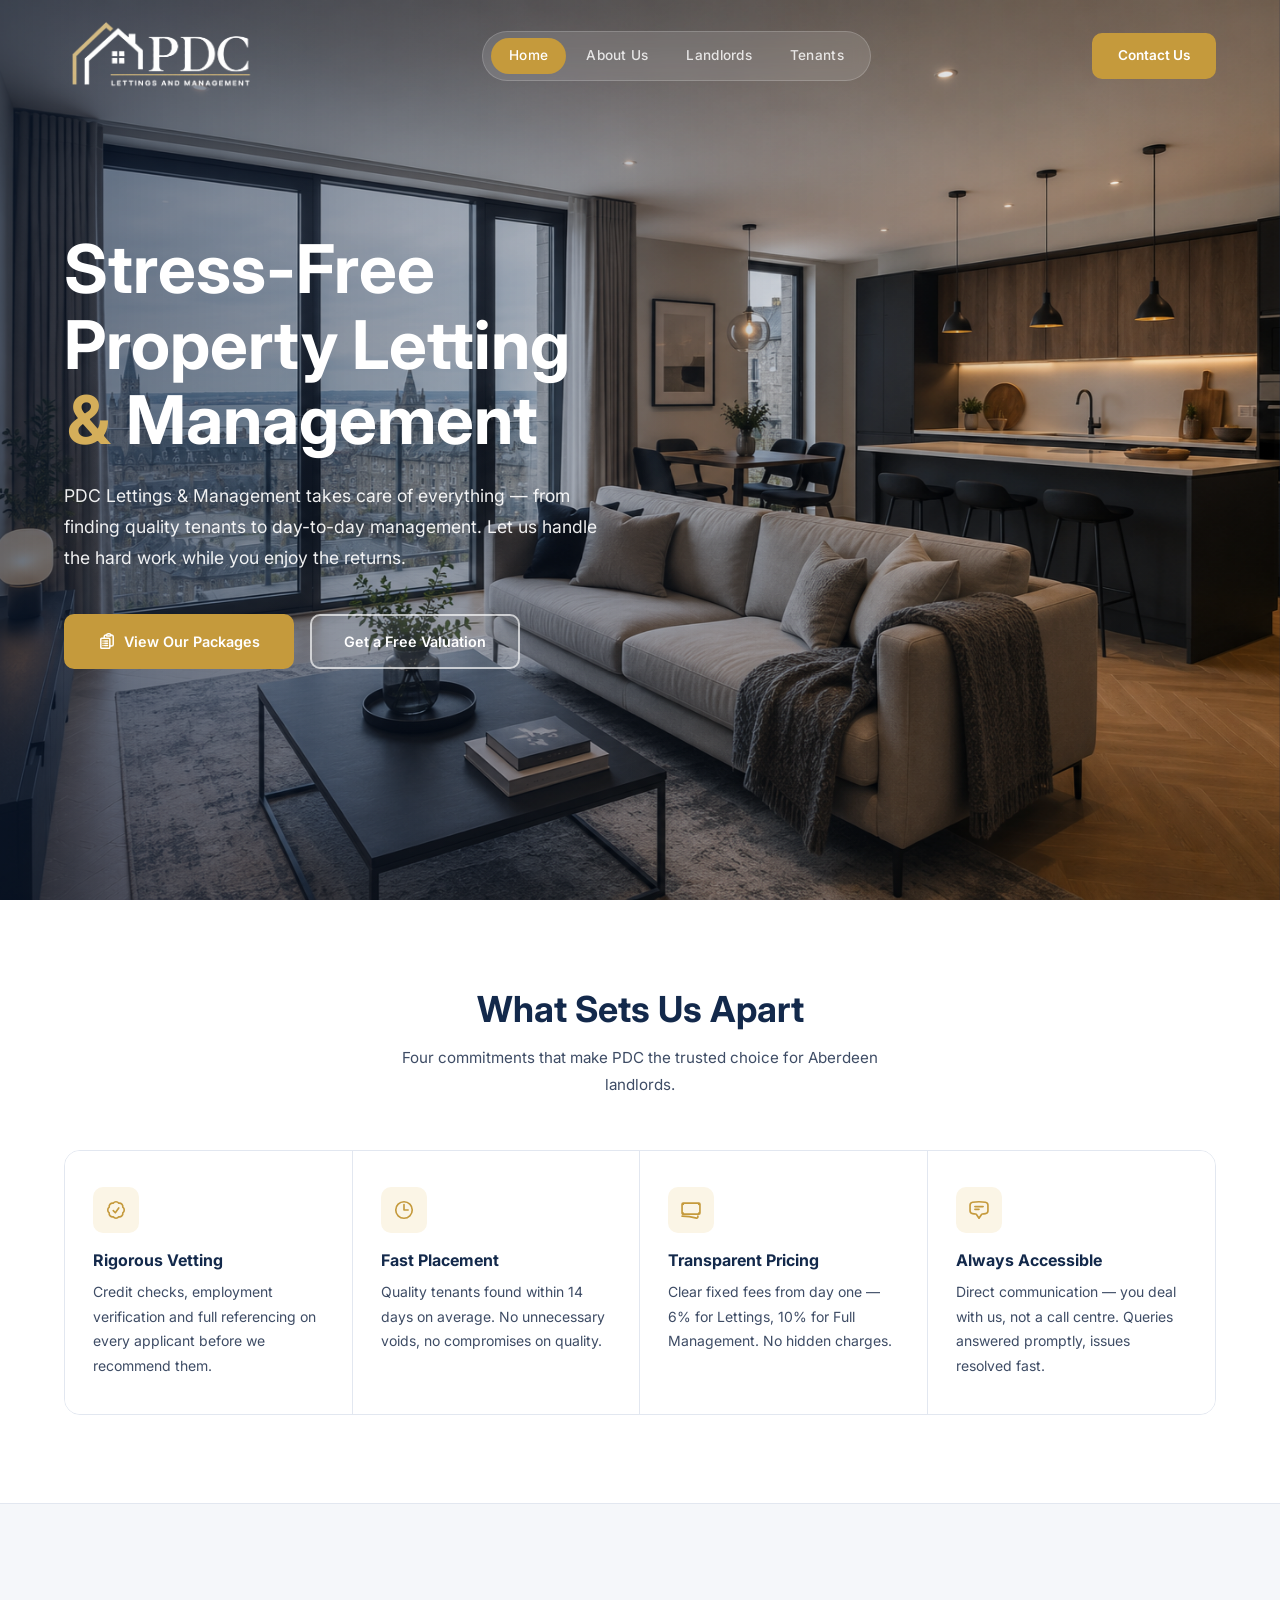
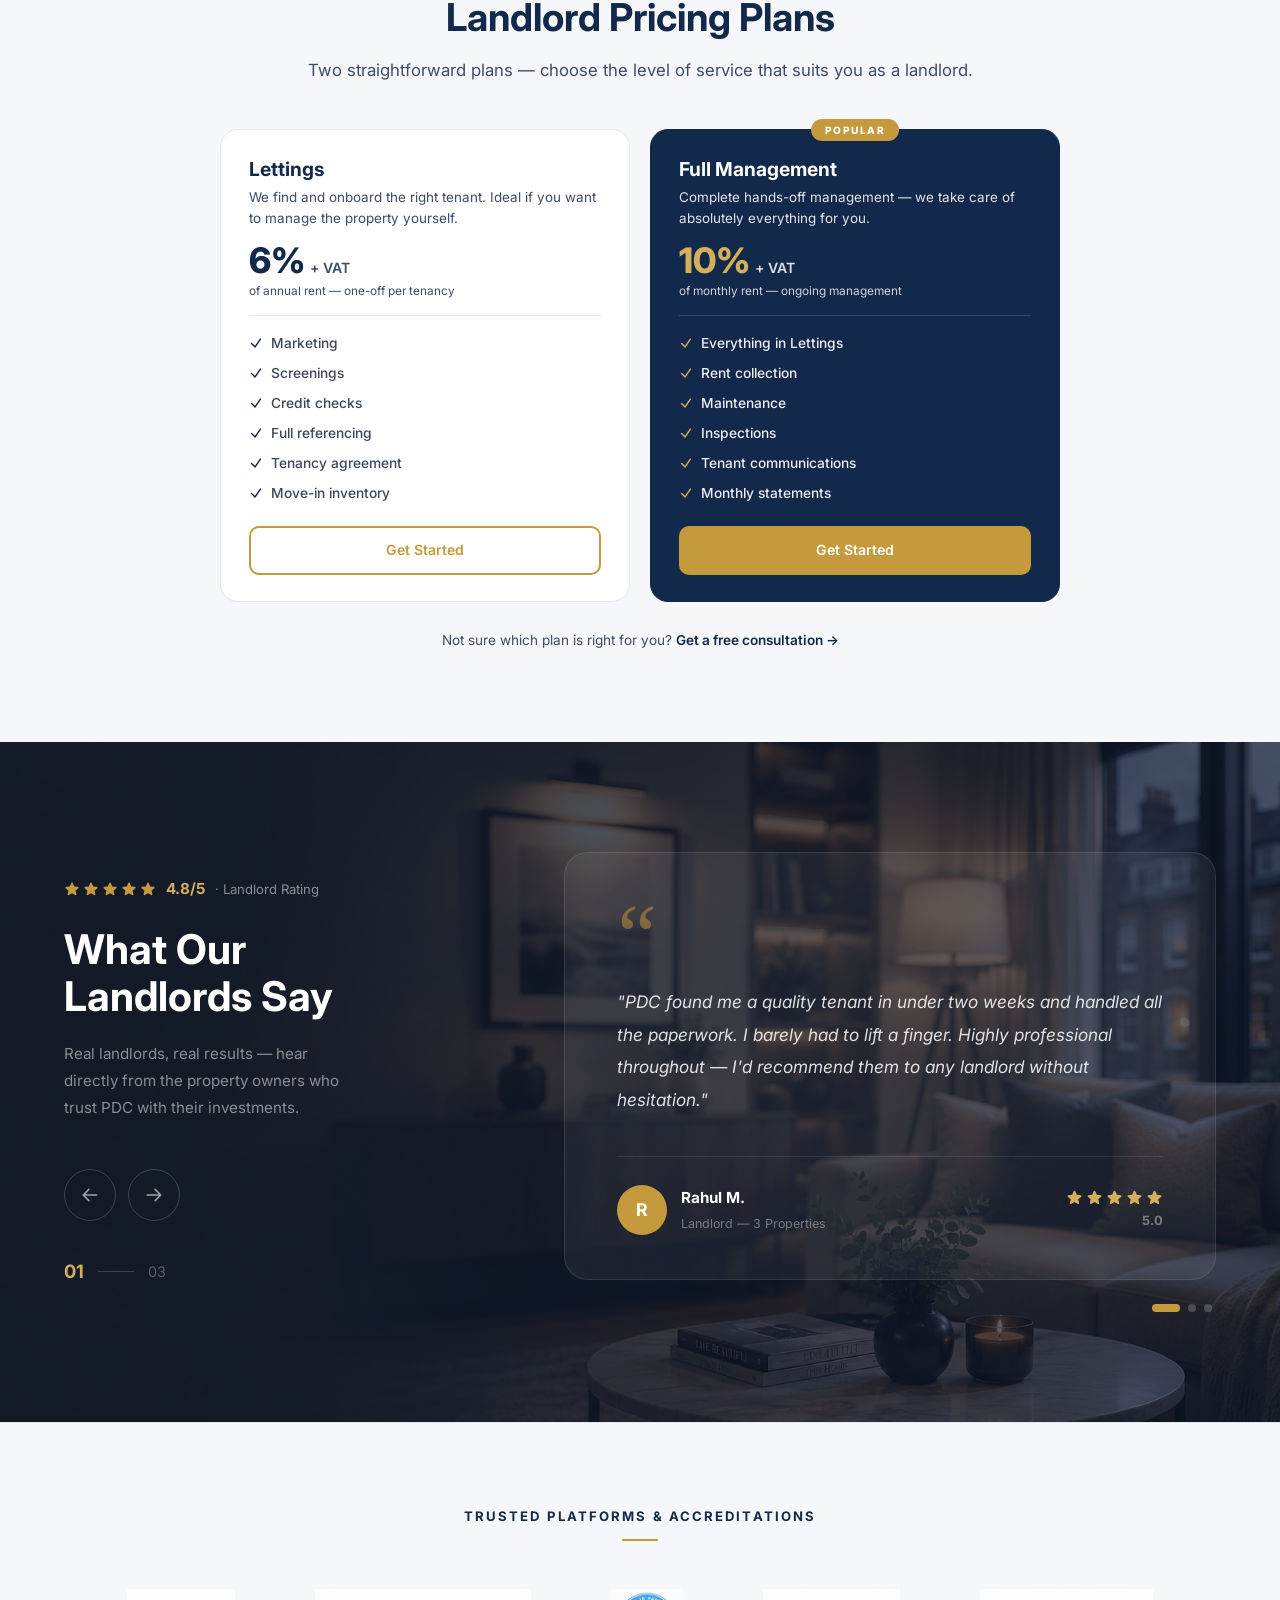
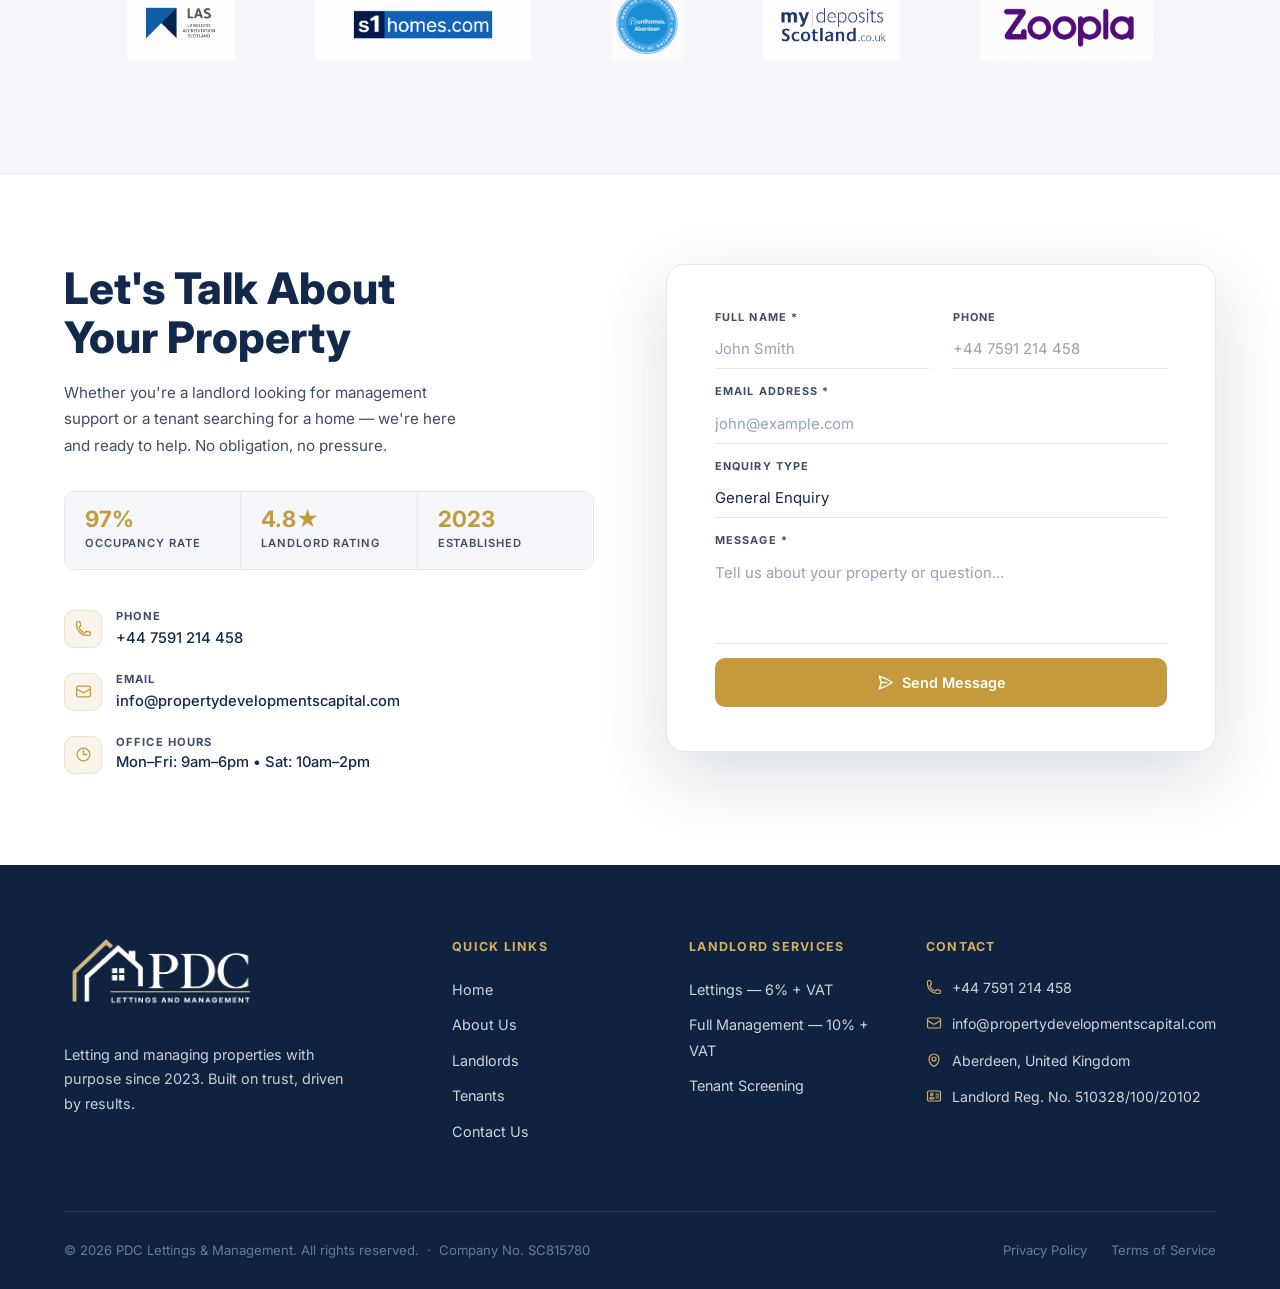
<file: index.html>
<!DOCTYPE html>
<html lang="en">
<head>
  <meta charset="UTF-8" />
  <meta name="viewport" content="width=device-width, initial-scale=1.0" />
  <title>PDC Lettings &amp; Management — Aberdeen Property Letting &amp; Management</title>
  <meta name="description" content="PDC Lettings &amp; Management — Professional property letting and management services in Aberdeen. Lettings from 6% + VAT, Full Management from 10% + VAT." />
  <link rel="stylesheet" href="css/main.css" />
</head>
<body>

<nav class="navbar" id="navbar">
  <div class="container">
    <a href="index.html" class="nav-logo">
      <img src="images/logo.png" alt="PDC Lettings &amp; Management" class="nav-logo-img" />
    </a>
    <div class="nav-pill-wrap" id="navLinks">
      <button class="nav-close" id="navClose" aria-label="Close menu">&times;</button>
      <ul class="nav-links">
        <li><a href="index.html">Home</a></li>
        <li><a href="about.html">About Us</a></li>
        <li><a href="landlords.html">Landlords</a></li>
        <li><a href="tenants.html">Tenants</a></li>
      </ul>
    </div>
    <div class="nav-cta">
      <a href="#contact" class="btn btn-primary">Contact Us</a>
    </div>
    <div class="hamburger" id="hamburger">
      <span></span><span></span><span></span>
    </div>
  </div>
</nav>

<!-- HERO -->
<section class="hero" id="home">
  <div class="hero-bg"></div>
  <div class="hero-bg-overlay"></div>
  <div class="container">
    <div class="hero-content">
<h1>
        Stress-Free<br />
        Property Letting<br />
        <span class="amp">&amp;</span> Management
      </h1>
      <p class="hero-desc">
        PDC Lettings &amp; Management takes care of everything — from finding quality tenants to day-to-day management. Let us handle the hard work while you enjoy the returns.
      </p>
      <div class="hero-actions">
        <a href="#packages" class="btn btn-primary">
          <svg xmlns="http://www.w3.org/2000/svg" width="18" height="18" fill="none" viewBox="0 0 24 24" stroke-width="2" stroke="currentColor"><path stroke-linecap="round" stroke-linejoin="round" d="M9 12h3.75M9 15h3.75M9 18h3.75m3 .75H18a2.25 2.25 0 002.25-2.25V6.108c0-1.135-.845-2.098-1.976-2.192a48.424 48.424 0 00-1.123-.08m-5.801 0c-.065.21-.1.433-.1.664 0 .414.336.75.75.75h4.5a.75.75 0 00.75-.75 2.25 2.25 0 00-.1-.664m-5.8 0A2.251 2.251 0 0113.5 2.25H15c1.012 0 1.867.668 2.15 1.586m-5.8 0c-.376.023-.75.05-1.124.08C9.095 4.01 8.25 4.973 8.25 6.108V8.25m0 0H4.875c-.621 0-1.125.504-1.125 1.125v11.25c0 .621.504 1.125 1.125 1.125h9.75c.621 0 1.125-.504 1.125-1.125V9.375c0-.621-.504-1.125-1.125-1.125H8.25zM6.75 12h.008v.008H6.75V12zm0 3h.008v.008H6.75V15zm0 3h.008v.008H6.75V18z" /></svg>
          View Our Packages
        </a>
        <a href="#contact" class="btn btn-outline">Get a Free Valuation</a>
      </div>
    </div>
  </div>
</section>

<!-- WHY PDC STRIP -->
<section class="why-strip">
  <div class="container">
    <div class="why-strip-header">
      <h2 class="why-strip-title">What Sets Us Apart</h2>
      <p class="why-strip-sub">Four commitments that make PDC the trusted choice for Aberdeen landlords.</p>
    </div>
    <div class="why-strip-grid">
      <div class="why-strip-card">
        <div class="wsc-icon">
          <svg xmlns="http://www.w3.org/2000/svg" fill="none" viewBox="0 0 24 24" stroke-width="1.8" stroke="currentColor"><path stroke-linecap="round" stroke-linejoin="round" d="M9 12.75L11.25 15 15 9.75M21 12c0 1.268-.63 2.39-1.593 3.068a3.745 3.745 0 01-1.043 3.296 3.745 3.745 0 01-3.296 1.043A3.745 3.745 0 0112 21c-1.268 0-2.39-.63-3.068-1.593a3.746 3.746 0 01-3.296-1.043 3.745 3.745 0 01-1.043-3.296A3.745 3.745 0 013 12c0-1.268.63-2.39 1.593-3.068a3.745 3.745 0 011.043-3.296 3.746 3.746 0 013.296-1.043A3.746 3.746 0 0112 3c1.268 0 2.39.63 3.068 1.593a3.746 3.746 0 013.296 1.043 3.746 3.746 0 011.043 3.296A3.745 3.745 0 0121 12z" /></svg>
        </div>
        <h3>Rigorous Vetting</h3>
        <p>Credit checks, employment verification and full referencing on every applicant before we recommend them.</p>
      </div>
      <div class="why-strip-card">
        <div class="wsc-icon">
          <svg xmlns="http://www.w3.org/2000/svg" fill="none" viewBox="0 0 24 24" stroke-width="1.8" stroke="currentColor"><path stroke-linecap="round" stroke-linejoin="round" d="M12 6v6h4.5m4.5 0a9 9 0 11-18 0 9 9 0 0118 0z" /></svg>
        </div>
        <h3>Fast Placement</h3>
        <p>Quality tenants found within 14 days on average. No unnecessary voids, no compromises on quality.</p>
      </div>
      <div class="why-strip-card">
        <div class="wsc-icon">
          <svg xmlns="http://www.w3.org/2000/svg" fill="none" viewBox="0 0 24 24" stroke-width="1.8" stroke="currentColor"><path stroke-linecap="round" stroke-linejoin="round" d="M2.25 18.75a60.07 60.07 0 0115.797 2.101c.727.198 1.453-.342 1.453-1.096V18.75M3.75 4.5v.75A.75.75 0 013 6h-.75m0 0v-.375c0-.621.504-1.125 1.125-1.125H20.25M2.25 6v9m18-10.5v.75c0 .414.336.75.75.75h.75m-1.5-1.5h.375c.621 0 1.125.504 1.125 1.125v9.75c0 .621-.504 1.125-1.125 1.125h-.375m1.5-1.5H21a.75.75 0 00-.75.75v.75m0 0H3.75m0 0h-.375a1.125 1.125 0 01-1.125-1.125V15m1.5 1.5v-.75A.75.75 0 003 15h-.75" /></svg>
        </div>
        <h3>Transparent Pricing</h3>
        <p>Clear fixed fees from day one — 6% for Lettings, 10% for Full Management. No hidden charges.</p>
      </div>
      <div class="why-strip-card">
        <div class="wsc-icon">
          <svg xmlns="http://www.w3.org/2000/svg" fill="none" viewBox="0 0 24 24" stroke-width="1.8" stroke="currentColor"><path stroke-linecap="round" stroke-linejoin="round" d="M7.5 8.25h9m-9 3H12m-9.75 1.51c0 1.6 1.123 2.994 2.707 3.227 1.129.166 2.27.293 3.423.379.35.026.67.21.865.501L12 21l2.755-4.133a1.14 1.14 0 01.865-.501 48.172 48.172 0 003.423-.379c1.584-.233 2.707-1.626 2.707-3.228V6.741c0-1.602-1.123-2.995-2.707-3.228A48.394 48.394 0 0012 3c-2.392 0-4.744.175-7.043.513C3.373 3.746 2.25 5.14 2.25 6.741v6.018z" /></svg>
        </div>
        <h3>Always Accessible</h3>
        <p>Direct communication — you deal with us, not a call centre. Queries answered promptly, issues resolved fast.</p>
      </div>
    </div>
  </div>
</section>

<!-- PRICING PACKAGES -->
<section class="section-pad" id="packages" style="background: var(--surface);">
  <div class="container">
    <div class="text-center">
      <h2 class="section-title">Landlord Pricing Plans</h2>
      <p class="section-subtitle" style="max-width: 700px;">Two straightforward plans — choose the level of service that suits you as a landlord.</p>
    </div>

    <div class="home-pricing-grid">
      <div class="home-pricing-card light">
        <div class="hpc-header">
          <h3>Lettings</h3>
          <p>We find and onboard the right tenant. Ideal if you want to manage the property yourself.</p>
        </div>
        <div class="hpc-price">
          <span class="hpc-amount">6%</span>
          <span class="hpc-vat">+ VAT</span>
        </div>
        <div class="hpc-period">of annual rent — one-off per tenancy</div>
        <ul class="hpc-features">
          <li><svg xmlns="http://www.w3.org/2000/svg" width="14" height="14" fill="none" viewBox="0 0 24 24" stroke-width="2.5" stroke="currentColor"><path stroke-linecap="round" stroke-linejoin="round" d="M4.5 12.75l6 6 9-13.5" /></svg>Marketing</li>
          <li><svg xmlns="http://www.w3.org/2000/svg" width="14" height="14" fill="none" viewBox="0 0 24 24" stroke-width="2.5" stroke="currentColor"><path stroke-linecap="round" stroke-linejoin="round" d="M4.5 12.75l6 6 9-13.5" /></svg>Screenings</li>
          <li><svg xmlns="http://www.w3.org/2000/svg" width="14" height="14" fill="none" viewBox="0 0 24 24" stroke-width="2.5" stroke="currentColor"><path stroke-linecap="round" stroke-linejoin="round" d="M4.5 12.75l6 6 9-13.5" /></svg>Credit checks</li>
          <li><svg xmlns="http://www.w3.org/2000/svg" width="14" height="14" fill="none" viewBox="0 0 24 24" stroke-width="2.5" stroke="currentColor"><path stroke-linecap="round" stroke-linejoin="round" d="M4.5 12.75l6 6 9-13.5" /></svg>Full referencing</li>
          <li><svg xmlns="http://www.w3.org/2000/svg" width="14" height="14" fill="none" viewBox="0 0 24 24" stroke-width="2.5" stroke="currentColor"><path stroke-linecap="round" stroke-linejoin="round" d="M4.5 12.75l6 6 9-13.5" /></svg>Tenancy agreement</li>
          <li><svg xmlns="http://www.w3.org/2000/svg" width="14" height="14" fill="none" viewBox="0 0 24 24" stroke-width="2.5" stroke="currentColor"><path stroke-linecap="round" stroke-linejoin="round" d="M4.5 12.75l6 6 9-13.5" /></svg>Move-in inventory</li>
        </ul>
        <a href="#contact" class="hpc-btn hpc-btn-outline">Get Started</a>
      </div>

      <div class="home-pricing-card dark">
        <div class="hpc-popular">POPULAR</div>
        <div class="hpc-header">
          <h3>Full Management</h3>
          <p>Complete hands-off management — we take care of absolutely everything for you.</p>
        </div>
        <div class="hpc-price">
          <span class="hpc-amount">10%</span>
          <span class="hpc-vat">+ VAT</span>
        </div>
        <div class="hpc-period">of monthly rent — ongoing management</div>
        <ul class="hpc-features">
          <li><svg xmlns="http://www.w3.org/2000/svg" width="14" height="14" fill="none" viewBox="0 0 24 24" stroke-width="2.5" stroke="currentColor"><path stroke-linecap="round" stroke-linejoin="round" d="M4.5 12.75l6 6 9-13.5" /></svg>Everything in Lettings</li>
          <li><svg xmlns="http://www.w3.org/2000/svg" width="14" height="14" fill="none" viewBox="0 0 24 24" stroke-width="2.5" stroke="currentColor"><path stroke-linecap="round" stroke-linejoin="round" d="M4.5 12.75l6 6 9-13.5" /></svg>Rent collection</li>
          <li><svg xmlns="http://www.w3.org/2000/svg" width="14" height="14" fill="none" viewBox="0 0 24 24" stroke-width="2.5" stroke="currentColor"><path stroke-linecap="round" stroke-linejoin="round" d="M4.5 12.75l6 6 9-13.5" /></svg>Maintenance</li>
          <li><svg xmlns="http://www.w3.org/2000/svg" width="14" height="14" fill="none" viewBox="0 0 24 24" stroke-width="2.5" stroke="currentColor"><path stroke-linecap="round" stroke-linejoin="round" d="M4.5 12.75l6 6 9-13.5" /></svg>Inspections</li>
          <li><svg xmlns="http://www.w3.org/2000/svg" width="14" height="14" fill="none" viewBox="0 0 24 24" stroke-width="2.5" stroke="currentColor"><path stroke-linecap="round" stroke-linejoin="round" d="M4.5 12.75l6 6 9-13.5" /></svg>Tenant communications</li>
          <li><svg xmlns="http://www.w3.org/2000/svg" width="14" height="14" fill="none" viewBox="0 0 24 24" stroke-width="2.5" stroke="currentColor"><path stroke-linecap="round" stroke-linejoin="round" d="M4.5 12.75l6 6 9-13.5" /></svg>Monthly statements</li>
        </ul>
        <a href="#contact" class="hpc-btn hpc-btn-solid">Get Started</a>
      </div>
    </div>

    <p style="text-align:center; margin-top: 28px; font-size: 0.85rem; color: var(--text-muted);">
      Not sure which plan is right for you? <a href="#contact" style="color: var(--navy); font-weight: 600;">Get a free consultation →</a>
    </p>
  </div>
</section>

<!-- TESTIMONIALS -->
<section class="testimonials">
  <div class="container">
    <div class="tcarousel">

      <!-- Left panel -->
      <div class="tcarousel-left">
        <div style="display:flex; align-items:center; gap:10px; margin-bottom:24px;">
          <div style="display:flex; gap:3px;">
            <svg width="16" height="16" viewBox="0 0 24 24" fill="#C59A3C"><path d="M10.788 3.21c.448-1.077 1.976-1.077 2.424 0l2.082 5.007 5.404.433c1.164.093 1.636 1.545.749 2.305l-4.117 3.527 1.257 5.273c.271 1.136-.964 2.033-1.96 1.425L12 18.354 7.373 21.18c-.996.608-2.231-.29-1.96-1.425l1.257-5.273-4.117-3.527c-.887-.76-.415-2.212.749-2.305l5.404-.433 2.082-5.006z"/></svg>
            <svg width="16" height="16" viewBox="0 0 24 24" fill="#C59A3C"><path d="M10.788 3.21c.448-1.077 1.976-1.077 2.424 0l2.082 5.007 5.404.433c1.164.093 1.636 1.545.749 2.305l-4.117 3.527 1.257 5.273c.271 1.136-.964 2.033-1.96 1.425L12 18.354 7.373 21.18c-.996.608-2.231-.29-1.96-1.425l1.257-5.273-4.117-3.527c-.887-.76-.415-2.212.749-2.305l5.404-.433 2.082-5.006z"/></svg>
            <svg width="16" height="16" viewBox="0 0 24 24" fill="#C59A3C"><path d="M10.788 3.21c.448-1.077 1.976-1.077 2.424 0l2.082 5.007 5.404.433c1.164.093 1.636 1.545.749 2.305l-4.117 3.527 1.257 5.273c.271 1.136-.964 2.033-1.96 1.425L12 18.354 7.373 21.18c-.996.608-2.231-.29-1.96-1.425l1.257-5.273-4.117-3.527c-.887-.76-.415-2.212.749-2.305l5.404-.433 2.082-5.006z"/></svg>
            <svg width="16" height="16" viewBox="0 0 24 24" fill="#C59A3C"><path d="M10.788 3.21c.448-1.077 1.976-1.077 2.424 0l2.082 5.007 5.404.433c1.164.093 1.636 1.545.749 2.305l-4.117 3.527 1.257 5.273c.271 1.136-.964 2.033-1.96 1.425L12 18.354 7.373 21.18c-.996.608-2.231-.29-1.96-1.425l1.257-5.273-4.117-3.527c-.887-.76-.415-2.212.749-2.305l5.404-.433 2.082-5.006z"/></svg>
            <svg width="16" height="16" viewBox="0 0 24 24" fill="#C59A3C"><path d="M10.788 3.21c.448-1.077 1.976-1.077 2.424 0l2.082 5.007 5.404.433c1.164.093 1.636 1.545.749 2.305l-4.117 3.527 1.257 5.273c.271 1.136-.964 2.033-1.96 1.425L12 18.354 7.373 21.18c-.996.608-2.231-.29-1.96-1.425l1.257-5.273-4.117-3.527c-.887-.76-.415-2.212.749-2.305l5.404-.433 2.082-5.006z"/></svg>
          </div>
          <span style="color:var(--gold-light); font-weight:700; font-size:0.95rem;">4.8/5</span>
          <span style="color:rgba(255,255,255,.5); font-size:0.82rem;">· Landlord Rating</span>
        </div>
        <h2 class="tcarousel-heading">What Our<br/>Landlords Say</h2>
        <p class="tcarousel-sub">Real landlords, real results — hear directly from the property owners who trust PDC with their investments.</p>
        <div class="tcarousel-nav">
          <button class="tcnav-btn" id="tcPrev" aria-label="Previous review">
            <svg xmlns="http://www.w3.org/2000/svg" fill="none" viewBox="0 0 24 24" stroke-width="2" stroke="currentColor"><path stroke-linecap="round" stroke-linejoin="round" d="M10.5 19.5L3 12m0 0l7.5-7.5M3 12h18"/></svg>
          </button>
          <button class="tcnav-btn tcnav-next-btn" id="tcNext" aria-label="Next review">
            <svg xmlns="http://www.w3.org/2000/svg" fill="none" viewBox="0 0 24 24" stroke-width="2" stroke="currentColor"><path stroke-linecap="round" stroke-linejoin="round" d="M13.5 4.5L21 12m0 0l-7.5 7.5M21 12H3"/></svg>
          </button>
        </div>
        <div class="tcarousel-counter">
          <span class="tc-cur" id="tcCurrent">01</span>
          <span class="tc-divider"></span>
          <span class="tc-tot" id="tcTotal">03</span>
        </div>
      </div>

      <!-- Right panel — slides -->
      <div class="tcarousel-right">
        <div class="tc-track" id="tcTrack">

          <!-- Slide 1 -->
          <div class="tc-slide active">
            <div class="tc-quote-mark">&ldquo;</div>
            <p class="tc-body">"PDC found me a quality tenant in under two weeks and handled all the paperwork. I barely had to lift a finger. Highly professional throughout — I'd recommend them to any landlord without hesitation."</p>
            <div class="tc-footer">
              <div class="tc-author">
                <div class="tc-avatar">R</div>
                <div>
                  <div class="tc-name">Rahul M.</div>
                  <div class="tc-role">Landlord — 3 Properties</div>
                </div>
              </div>
              <div class="tc-rating-block">
                <div class="tc-stars">
                  <svg viewBox="0 0 24 24" fill="currentColor"><path d="M10.788 3.21c.448-1.077 1.976-1.077 2.424 0l2.082 5.007 5.404.433c1.164.093 1.636 1.545.749 2.305l-4.117 3.527 1.257 5.273c.271 1.136-.964 2.033-1.96 1.425L12 18.354 7.373 21.18c-.996.608-2.231-.29-1.96-1.425l1.257-5.273-4.117-3.527c-.887-.76-.415-2.212.749-2.305l5.404-.433 2.082-5.006z"/></svg>
                  <svg viewBox="0 0 24 24" fill="currentColor"><path d="M10.788 3.21c.448-1.077 1.976-1.077 2.424 0l2.082 5.007 5.404.433c1.164.093 1.636 1.545.749 2.305l-4.117 3.527 1.257 5.273c.271 1.136-.964 2.033-1.96 1.425L12 18.354 7.373 21.18c-.996.608-2.231-.29-1.96-1.425l1.257-5.273-4.117-3.527c-.887-.76-.415-2.212.749-2.305l5.404-.433 2.082-5.006z"/></svg>
                  <svg viewBox="0 0 24 24" fill="currentColor"><path d="M10.788 3.21c.448-1.077 1.976-1.077 2.424 0l2.082 5.007 5.404.433c1.164.093 1.636 1.545.749 2.305l-4.117 3.527 1.257 5.273c.271 1.136-.964 2.033-1.96 1.425L12 18.354 7.373 21.18c-.996.608-2.231-.29-1.96-1.425l1.257-5.273-4.117-3.527c-.887-.76-.415-2.212.749-2.305l5.404-.433 2.082-5.006z"/></svg>
                  <svg viewBox="0 0 24 24" fill="currentColor"><path d="M10.788 3.21c.448-1.077 1.976-1.077 2.424 0l2.082 5.007 5.404.433c1.164.093 1.636 1.545.749 2.305l-4.117 3.527 1.257 5.273c.271 1.136-.964 2.033-1.96 1.425L12 18.354 7.373 21.18c-.996.608-2.231-.29-1.96-1.425l1.257-5.273-4.117-3.527c-.887-.76-.415-2.212.749-2.305l5.404-.433 2.082-5.006z"/></svg>
                  <svg viewBox="0 0 24 24" fill="currentColor"><path d="M10.788 3.21c.448-1.077 1.976-1.077 2.424 0l2.082 5.007 5.404.433c1.164.093 1.636 1.545.749 2.305l-4.117 3.527 1.257 5.273c.271 1.136-.964 2.033-1.96 1.425L12 18.354 7.373 21.18c-.996.608-2.231-.29-1.96-1.425l1.257-5.273-4.117-3.527c-.887-.76-.415-2.212.749-2.305l5.404-.433 2.082-5.006z"/></svg>
                </div>
                <div class="tc-score">5.0</div>
              </div>
            </div>
          </div>

          <!-- Slide 2 -->
          <div class="tc-slide">
            <div class="tc-quote-mark">&ldquo;</div>
            <p class="tc-body">"Switched to full management after struggling with maintenance myself. The difference is night and day — everything is handled, rent comes in on time every month. I genuinely don't have to think about it."</p>
            <div class="tc-footer">
              <div class="tc-author">
                <div class="tc-avatar">S</div>
                <div>
                  <div class="tc-name">Sarah K.</div>
                  <div class="tc-role">Portfolio Landlord</div>
                </div>
              </div>
              <div class="tc-rating-block">
                <div class="tc-stars">
                  <svg viewBox="0 0 24 24" fill="currentColor"><path d="M10.788 3.21c.448-1.077 1.976-1.077 2.424 0l2.082 5.007 5.404.433c1.164.093 1.636 1.545.749 2.305l-4.117 3.527 1.257 5.273c.271 1.136-.964 2.033-1.96 1.425L12 18.354 7.373 21.18c-.996.608-2.231-.29-1.96-1.425l1.257-5.273-4.117-3.527c-.887-.76-.415-2.212.749-2.305l5.404-.433 2.082-5.006z"/></svg>
                  <svg viewBox="0 0 24 24" fill="currentColor"><path d="M10.788 3.21c.448-1.077 1.976-1.077 2.424 0l2.082 5.007 5.404.433c1.164.093 1.636 1.545.749 2.305l-4.117 3.527 1.257 5.273c.271 1.136-.964 2.033-1.96 1.425L12 18.354 7.373 21.18c-.996.608-2.231-.29-1.96-1.425l1.257-5.273-4.117-3.527c-.887-.76-.415-2.212.749-2.305l5.404-.433 2.082-5.006z"/></svg>
                  <svg viewBox="0 0 24 24" fill="currentColor"><path d="M10.788 3.21c.448-1.077 1.976-1.077 2.424 0l2.082 5.007 5.404.433c1.164.093 1.636 1.545.749 2.305l-4.117 3.527 1.257 5.273c.271 1.136-.964 2.033-1.96 1.425L12 18.354 7.373 21.18c-.996.608-2.231-.29-1.96-1.425l1.257-5.273-4.117-3.527c-.887-.76-.415-2.212.749-2.305l5.404-.433 2.082-5.006z"/></svg>
                  <svg viewBox="0 0 24 24" fill="currentColor"><path d="M10.788 3.21c.448-1.077 1.976-1.077 2.424 0l2.082 5.007 5.404.433c1.164.093 1.636 1.545.749 2.305l-4.117 3.527 1.257 5.273c.271 1.136-.964 2.033-1.96 1.425L12 18.354 7.373 21.18c-.996.608-2.231-.29-1.96-1.425l1.257-5.273-4.117-3.527c-.887-.76-.415-2.212.749-2.305l5.404-.433 2.082-5.006z"/></svg>
                  <svg viewBox="0 0 24 24" fill="currentColor"><path d="M10.788 3.21c.448-1.077 1.976-1.077 2.424 0l2.082 5.007 5.404.433c1.164.093 1.636 1.545.749 2.305l-4.117 3.527 1.257 5.273c.271 1.136-.964 2.033-1.96 1.425L12 18.354 7.373 21.18c-.996.608-2.231-.29-1.96-1.425l1.257-5.273-4.117-3.527c-.887-.76-.415-2.212.749-2.305l5.404-.433 2.082-5.006z"/></svg>
                </div>
                <div class="tc-score">5.0</div>
              </div>
            </div>
          </div>

          <!-- Slide 3 -->
          <div class="tc-slide">
            <div class="tc-quote-mark">&ldquo;</div>
            <p class="tc-body">"As an overseas landlord, having someone trustworthy manage my property is essential. PDC gives me complete peace of mind — excellent communication every time, and they treat my investment like it's their own."</p>
            <div class="tc-footer">
              <div class="tc-author">
                <div class="tc-avatar">A</div>
                <div>
                  <div class="tc-name">Ahmed T.</div>
                  <div class="tc-role">Overseas Landlord</div>
                </div>
              </div>
              <div class="tc-rating-block">
                <div class="tc-stars">
                  <svg viewBox="0 0 24 24" fill="currentColor"><path d="M10.788 3.21c.448-1.077 1.976-1.077 2.424 0l2.082 5.007 5.404.433c1.164.093 1.636 1.545.749 2.305l-4.117 3.527 1.257 5.273c.271 1.136-.964 2.033-1.96 1.425L12 18.354 7.373 21.18c-.996.608-2.231-.29-1.96-1.425l1.257-5.273-4.117-3.527c-.887-.76-.415-2.212.749-2.305l5.404-.433 2.082-5.006z"/></svg>
                  <svg viewBox="0 0 24 24" fill="currentColor"><path d="M10.788 3.21c.448-1.077 1.976-1.077 2.424 0l2.082 5.007 5.404.433c1.164.093 1.636 1.545.749 2.305l-4.117 3.527 1.257 5.273c.271 1.136-.964 2.033-1.96 1.425L12 18.354 7.373 21.18c-.996.608-2.231-.29-1.96-1.425l1.257-5.273-4.117-3.527c-.887-.76-.415-2.212.749-2.305l5.404-.433 2.082-5.006z"/></svg>
                  <svg viewBox="0 0 24 24" fill="currentColor"><path d="M10.788 3.21c.448-1.077 1.976-1.077 2.424 0l2.082 5.007 5.404.433c1.164.093 1.636 1.545.749 2.305l-4.117 3.527 1.257 5.273c.271 1.136-.964 2.033-1.96 1.425L12 18.354 7.373 21.18c-.996.608-2.231-.29-1.96-1.425l1.257-5.273-4.117-3.527c-.887-.76-.415-2.212.749-2.305l5.404-.433 2.082-5.006z"/></svg>
                  <svg viewBox="0 0 24 24" fill="currentColor"><path d="M10.788 3.21c.448-1.077 1.976-1.077 2.424 0l2.082 5.007 5.404.433c1.164.093 1.636 1.545.749 2.305l-4.117 3.527 1.257 5.273c.271 1.136-.964 2.033-1.96 1.425L12 18.354 7.373 21.18c-.996.608-2.231-.29-1.96-1.425l1.257-5.273-4.117-3.527c-.887-.76-.415-2.212.749-2.305l5.404-.433 2.082-5.006z"/></svg>
                  <svg viewBox="0 0 24 24" fill="currentColor"><path d="M10.788 3.21c.448-1.077 1.976-1.077 2.424 0l2.082 5.007 5.404.433c1.164.093 1.636 1.545.749 2.305l-4.117 3.527 1.257 5.273c.271 1.136-.964 2.033-1.96 1.425L12 18.354 7.373 21.18c-.996.608-2.231-.29-1.96-1.425l1.257-5.273-4.117-3.527c-.887-.76-.415-2.212.749-2.305l5.404-.433 2.082-5.006z"/></svg>
                </div>
                <div class="tc-score">5.0</div>
              </div>
            </div>
          </div>

        </div>

        <!-- Progress dots -->
        <div class="tc-dots" id="tcDots">
          <button class="tc-dot active" data-idx="0" aria-label="Review 1"></button>
          <button class="tc-dot" data-idx="1" aria-label="Review 2"></button>
          <button class="tc-dot" data-idx="2" aria-label="Review 3"></button>
        </div>
      </div>

    </div>
  </div>
</section>

<!-- PARTNERS & ACCREDITATIONS -->
<section class="partners-strip">
  <div class="container">
    <p class="partners-label">Trusted Platforms &amp; Accreditations</p>
    <div class="partners-logos">
      <img src="images/association-1.png" alt="Landlord Accreditation Scotland" />
      <img src="images/association-2.png" alt="s1homes.com" />
      <img src="images/association-3.png" alt="Unihomes Aberdeen" />
      <img src="images/association-4.png" alt="mydeposits Scotland" />
      <img src="images/association-5.png" alt="Zoopla" />
    </div>
  </div>
</section>

<!-- CONTACT -->
<section class="contact" id="contact">
  <div class="container">
    <div class="contact-inner">
    <div class="contact-visual">
      <h2>Let's Talk About<br/>Your Property</h2>
      <p>Whether you're a landlord looking for management support or a tenant searching for a home — we're here and ready to help. No obligation, no pressure.</p>
      <div class="contact-trust-row">
        <div class="contact-trust-item">
          <span class="contact-trust-num">97%</span>
          <span class="contact-trust-lbl">Occupancy Rate</span>
        </div>
        <div class="contact-trust-item">
          <span class="contact-trust-num">4.8★</span>
          <span class="contact-trust-lbl">Landlord Rating</span>
        </div>
        <div class="contact-trust-item">
          <span class="contact-trust-num">2023</span>
          <span class="contact-trust-lbl">Established</span>
        </div>
      </div>
      <div class="contact-info-block">
        <div class="contact-detail">
          <div class="contact-detail-icon">
            <svg xmlns="http://www.w3.org/2000/svg" fill="none" viewBox="0 0 24 24" stroke-width="1.8" stroke="currentColor"><path stroke-linecap="round" stroke-linejoin="round" d="M2.25 6.75c0 8.284 6.716 15 15 15h2.25a2.25 2.25 0 002.25-2.25v-1.372c0-.516-.351-.966-.852-1.091l-4.423-1.106c-.44-.11-.902.055-1.173.417l-.97 1.293c-.282.376-.769.542-1.21.38a12.035 12.035 0 01-7.143-7.143c-.162-.441.004-.928.38-1.21l1.293-.97c.363-.271.527-.734.417-1.173L6.963 3.102a1.125 1.125 0 00-1.091-.852H4.5A2.25 2.25 0 002.25 4.5v2.25z" /></svg>
          </div>
          <div><h4>Phone</h4><a href="tel:+447591214458">+44 7591 214 458</a></div>
        </div>
        <div class="contact-detail">
          <div class="contact-detail-icon">
            <svg xmlns="http://www.w3.org/2000/svg" fill="none" viewBox="0 0 24 24" stroke-width="1.8" stroke="currentColor"><path stroke-linecap="round" stroke-linejoin="round" d="M21.75 6.75v10.5a2.25 2.25 0 01-2.25 2.25h-15a2.25 2.25 0 01-2.25-2.25V6.75m19.5 0A2.25 2.25 0 0019.5 4.5h-15a2.25 2.25 0 00-2.25 2.25m19.5 0v.243a2.25 2.25 0 01-1.07 1.916l-7.5 4.615a2.25 2.25 0 01-2.36 0L3.32 8.91a2.25 2.25 0 01-1.07-1.916V6.75" /></svg>
          </div>
          <div><h4>Email</h4><a href="mailto:info@propertydevelopmentscapital.com">info@propertydevelopmentscapital.com</a></div>
        </div>
        <div class="contact-detail">
          <div class="contact-detail-icon">
            <svg xmlns="http://www.w3.org/2000/svg" fill="none" viewBox="0 0 24 24" stroke-width="1.8" stroke="currentColor"><path stroke-linecap="round" stroke-linejoin="round" d="M12 6v6h4.5m4.5 0a9 9 0 11-18 0 9 9 0 0118 0z" /></svg>
          </div>
          <div><h4>Office Hours</h4><p>Mon–Fri: 9am–6pm &bull; Sat: 10am–2pm</p></div>
        </div>
      </div>
    </div>

    <div class="contact-form-panel">
      <form id="contactForm">
        <div class="contact-form-row">
          <div class="form-group-minimal">
            <label class="form-label-minimal">Full Name *</label>
            <input type="text" name="name" class="form-control-minimal" placeholder="John Smith" required />
          </div>
          <div class="form-group-minimal">
            <label class="form-label-minimal">Phone</label>
            <input type="tel" name="phone" class="form-control-minimal" placeholder="+44 7591 214 458" />
          </div>
        </div>
        <div class="form-group-minimal">
          <label class="form-label-minimal">Email Address *</label>
          <input type="email" name="email" class="form-control-minimal" placeholder="john@example.com" required />
        </div>
        <div class="form-group-minimal">
          <label class="form-label-minimal">Enquiry Type</label>
          <select name="subject" class="form-control-minimal">
            <option value="General Enquiry">General Enquiry</option>
            <option value="Landlord Services">Landlord Services</option>
            <option value="Lettings Package">Lettings Package</option>
            <option value="Full Management Package">Full Management Package</option>
          </select>
        </div>
        <div class="form-group-minimal">
          <label class="form-label-minimal">Message *</label>
          <textarea name="message" class="form-control-minimal" placeholder="Tell us about your property or question..." required></textarea>
        </div>
        <div style="margin-top: 8px;">
          <button type="submit" class="btn btn-primary" style="width:100%; justify-content:center;">
            <svg xmlns="http://www.w3.org/2000/svg" width="17" height="17" fill="none" viewBox="0 0 24 24" stroke-width="2" stroke="currentColor"><path stroke-linecap="round" stroke-linejoin="round" d="M6 12L3.269 3.126A59.768 59.768 0 0121.485 12 59.77 59.77 0 013.269 20.876L5.999 12zm0 0h7.5" /></svg>
            Send Message
          </button>
        </div>
      </form>
    </div>
    </div>
  </div>
</section>

<footer class="footer">
  <div class="container">
    <div class="footer-grid">
      <div class="footer-brand">
        <a href="index.html" class="nav-logo" style="display:inline-flex; margin-bottom: 16px;">
          <img src="images/logo.png" alt="PDC Lettings &amp; Management" class="nav-logo-img" />
        </a>
        <p>Letting and managing properties with purpose since 2023. Built on trust, driven by results.</p>
      </div>
      <div>
        <p class="footer-heading">Quick Links</p>
        <ul class="footer-links">
          <li><a href="index.html">Home</a></li>
          <li><a href="about.html">About Us</a></li>
          <li><a href="landlords.html">Landlords</a></li>
          <li><a href="tenants.html">Tenants</a></li>
          <li><a href="#contact">Contact Us</a></li>
        </ul>
      </div>
      <div>
        <p class="footer-heading">Landlord Services</p>
        <ul class="footer-links">
          <li><a href="landlords.html#lettings">Lettings — 6% + VAT</a></li>
          <li><a href="landlords.html#management">Full Management — 10% + VAT</a></li>
          <li><a href="landlords.html#screening">Tenant Screening</a></li>
        </ul>
      </div>
      <div>
        <p class="footer-heading">Contact</p>
        <div class="footer-contact-item">
          <svg xmlns="http://www.w3.org/2000/svg" fill="none" viewBox="0 0 24 24" stroke-width="1.8" stroke="currentColor"><path stroke-linecap="round" stroke-linejoin="round" d="M2.25 6.75c0 8.284 6.716 15 15 15h2.25a2.25 2.25 0 002.25-2.25v-1.372c0-.516-.351-.966-.852-1.091l-4.423-1.106c-.44-.11-.902.055-1.173.417l-.97 1.293c-.282.376-.769.542-1.21.38a12.035 12.035 0 01-7.143-7.143c-.162-.441.004-.928.38-1.21l1.293-.97c.363-.271.527-.734.417-1.173L6.963 3.102a1.125 1.125 0 00-1.091-.852H4.5A2.25 2.25 0 002.25 4.5v2.25z" /></svg>
          <span>+44 7591 214 458</span>
        </div>
        <div class="footer-contact-item">
          <svg xmlns="http://www.w3.org/2000/svg" fill="none" viewBox="0 0 24 24" stroke-width="1.8" stroke="currentColor"><path stroke-linecap="round" stroke-linejoin="round" d="M21.75 6.75v10.5a2.25 2.25 0 01-2.25 2.25h-15a2.25 2.25 0 01-2.25-2.25V6.75m19.5 0A2.25 2.25 0 0019.5 4.5h-15a2.25 2.25 0 00-2.25 2.25m19.5 0v.243a2.25 2.25 0 01-1.07 1.916l-7.5 4.615a2.25 2.25 0 01-2.36 0L3.32 8.91a2.25 2.25 0 01-1.07-1.916V6.75" /></svg>
          <span>info@propertydevelopmentscapital.com</span>
        </div>
        <div class="footer-contact-item">
          <svg xmlns="http://www.w3.org/2000/svg" fill="none" viewBox="0 0 24 24" stroke-width="1.8" stroke="currentColor"><path stroke-linecap="round" stroke-linejoin="round" d="M15 10.5a3 3 0 11-6 0 3 3 0 016 0z" /><path stroke-linecap="round" stroke-linejoin="round" d="M19.5 10.5c0 7.142-7.5 11.25-7.5 11.25S4.5 17.642 4.5 10.5a7.5 7.5 0 1115 0z" /></svg>
          <span>Aberdeen, United Kingdom</span>
        </div>
        <div class="footer-contact-item">
          <svg xmlns="http://www.w3.org/2000/svg" fill="none" viewBox="0 0 24 24" stroke-width="1.8" stroke="currentColor"><path stroke-linecap="round" stroke-linejoin="round" d="M15 9h3.75M15 12h3.75M15 15h3.75M4.5 19.5h15a2.25 2.25 0 002.25-2.25V6.75A2.25 2.25 0 0019.5 4.5h-15a2.25 2.25 0 00-2.25 2.25v10.5A2.25 2.25 0 004.5 19.5zm6-10.125a1.875 1.875 0 11-3.75 0 1.875 1.875 0 013.75 0zm1.294 6.336a6.721 6.721 0 01-3.17.789 6.721 6.721 0 01-3.168-.789 3.376 3.376 0 016.338 0z" /></svg>
          <span>Landlord Reg. No. 510328/100/20102</span>
        </div>
      </div>
    </div>
    <div class="footer-bottom">
      <p>&copy; <span id="year"></span> PDC Lettings &amp; Management. All rights reserved. &nbsp;&middot;&nbsp; Company No. SC815780</p>
      <div class="footer-bottom-links">
        <a href="#">Privacy Policy</a>
        <a href="#">Terms of Service</a>
      </div>
    </div>
  </div>
</footer>

<script src="js/main.js"></script>
</body>
</html>
</file>
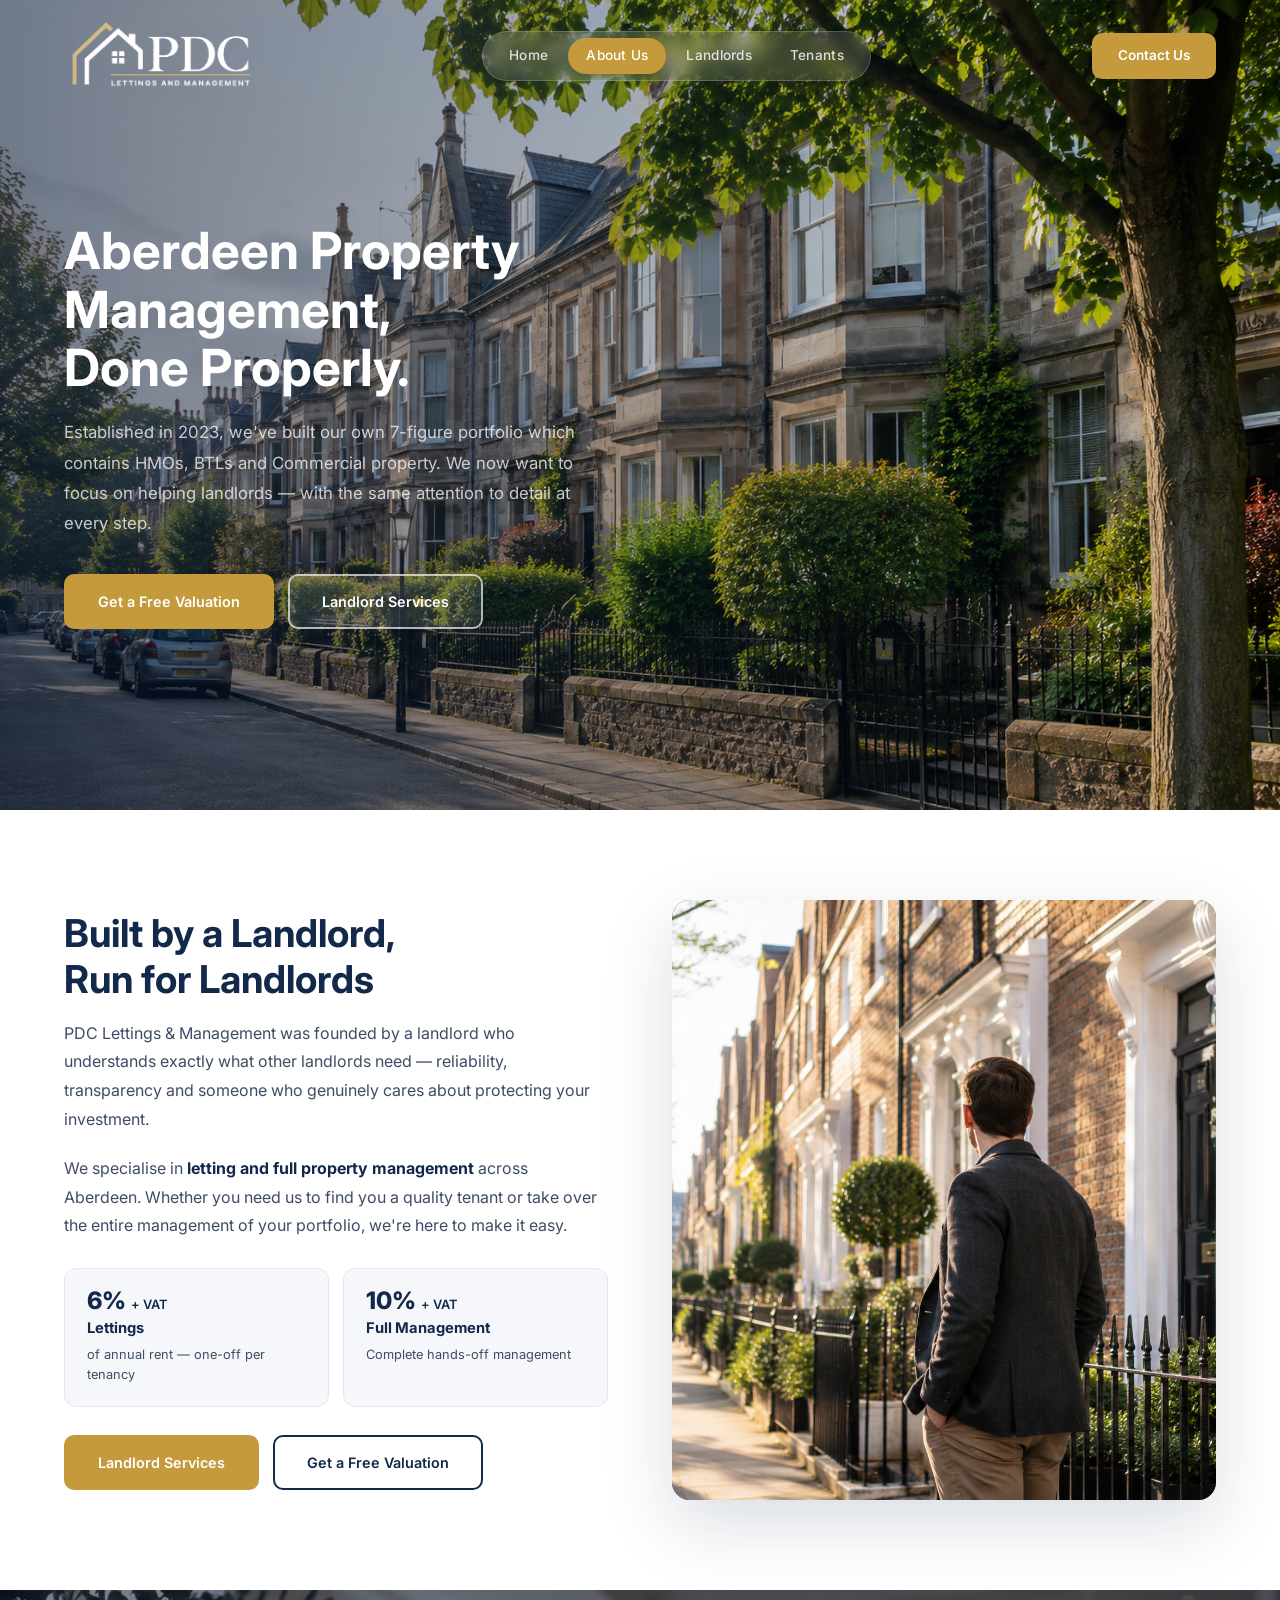
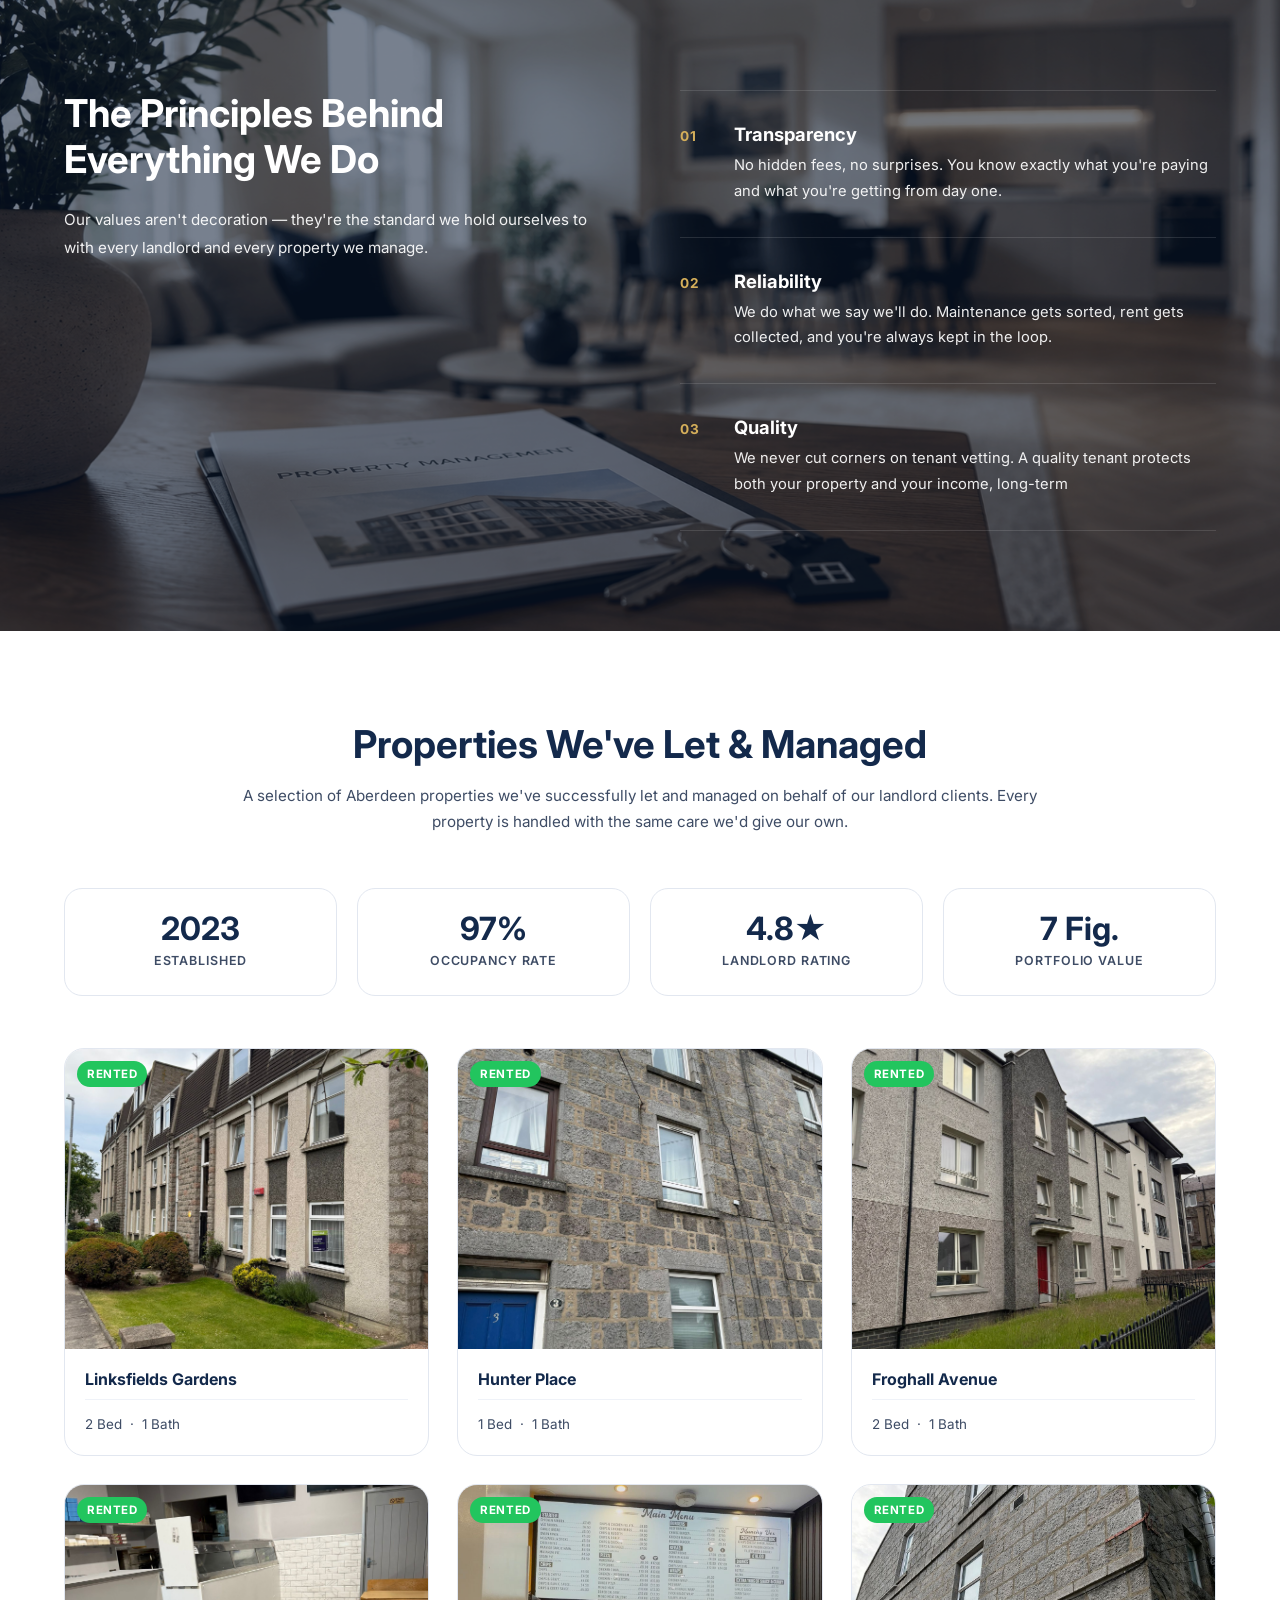
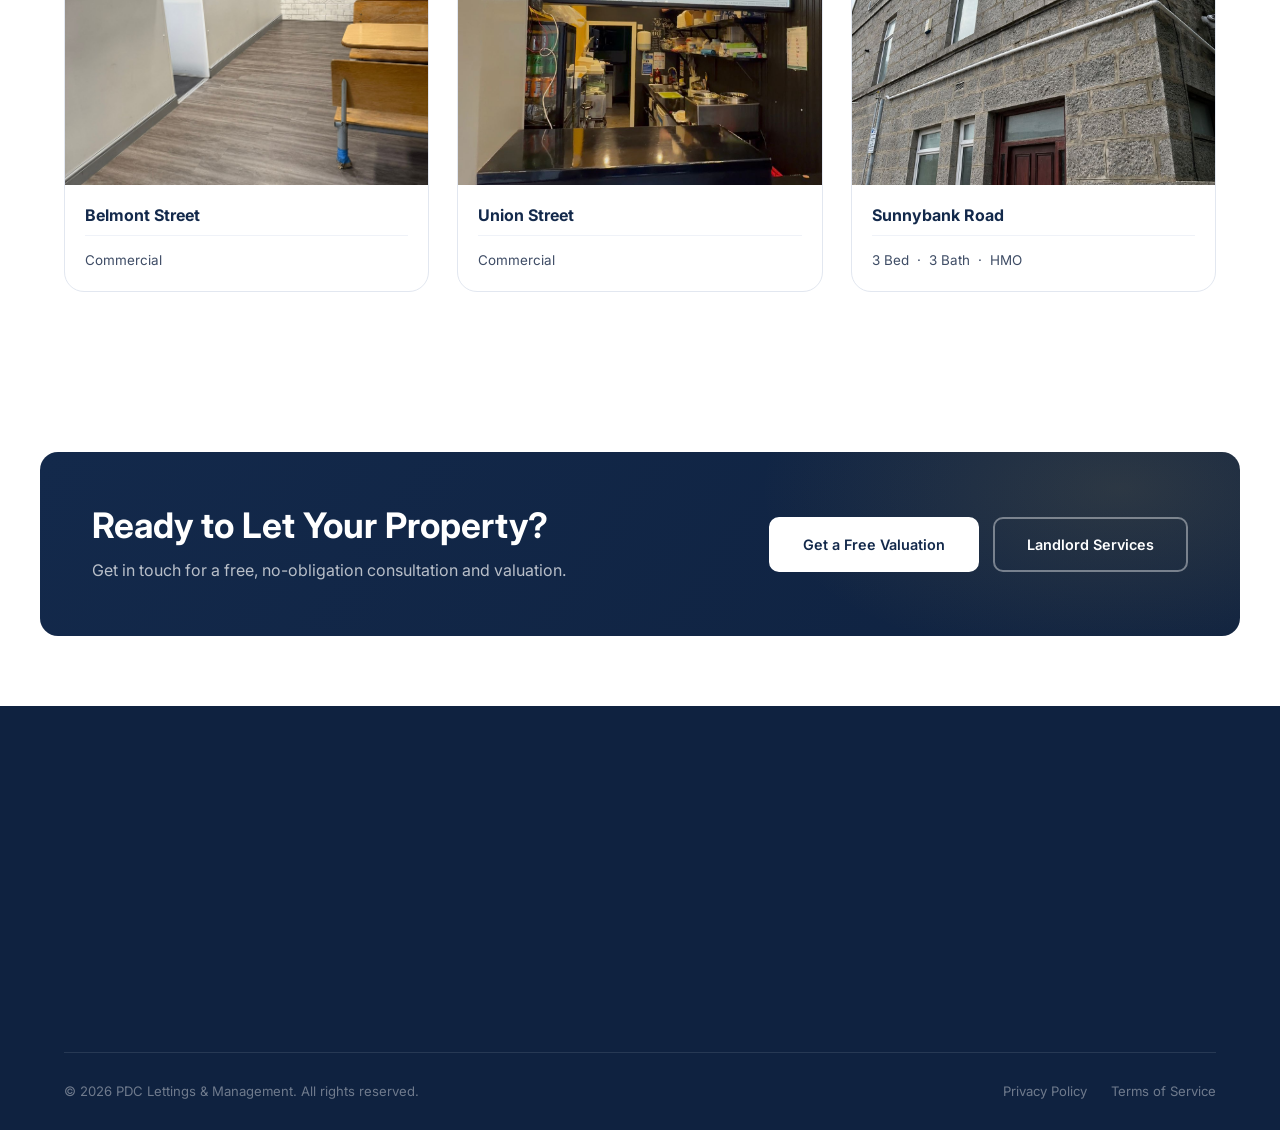
<file: about.html>
<!DOCTYPE html>
<html lang="en">
<head>
  <meta charset="UTF-8" />
  <meta name="viewport" content="width=device-width, initial-scale=1.0" />
  <title>About Us — PDC Lettings &amp; Management</title>
  <link rel="stylesheet" href="css/main.css" />
</head>
<body>

<nav class="navbar" id="navbar">
  <div class="container">
    <a href="index.html" class="nav-logo">
      <img src="images/logo.png" alt="PDC Lettings &amp; Management" class="nav-logo-img" />
    </a>
    <div class="nav-pill-wrap" id="navLinks">
      <button class="nav-close" id="navClose" aria-label="Close menu">&times;</button>
      <ul class="nav-links">
        <li><a href="index.html">Home</a></li>
        <li><a href="about.html" class="active">About Us</a></li>
        <li><a href="landlords.html">Landlords</a></li>
        <li><a href="tenants.html">Tenants</a></li>
      </ul>
    </div>
    <div class="nav-cta">
      <a href="index.html#contact" class="btn btn-primary">Contact Us</a>
    </div>
    <div class="hamburger" id="hamburger">
      <span></span><span></span><span></span>
    </div>
  </div>
</nav>

<!-- HERO -->
<section class="about-hero">
  <div class="container">
    <h1>Aberdeen Property Management,<br/>Done Properly.</h1>
    <p class="hero-lead">Established in 2023, we've built our own 7-figure portfolio which contains HMOs, BTLs and Commercial property. We now want to focus on helping landlords — with the same attention to detail at every step.</p>
    <div class="about-hero-actions">
      <a href="index.html#contact" class="btn btn-primary">Get a Free Valuation</a>
      <a href="landlords.html" class="btn btn-outline">Landlord Services</a>
    </div>
  </div>
</section>

<!-- BUILT BY A LANDLORD -->
<section class="section-pad" style="background: var(--white);">
  <div class="container">
    <div class="why-us-inner" style="gap: 64px;">
      <div>
        <h2 class="section-title">Built by a Landlord,<br/>Run for Landlords</h2>
        <p style="color: var(--text-muted); line-height: 1.8; margin-bottom: 20px;">
          PDC Lettings &amp; Management was founded by a landlord who understands exactly what other landlords need — reliability, transparency and someone who genuinely cares about protecting your investment.
        </p>
        <p style="color: var(--text-muted); line-height: 1.8; margin-bottom: 28px;">
          We specialise in <strong style="color: var(--navy); font-weight: 700;">letting and full property management</strong> across Aberdeen. Whether you need us to find you a quality tenant or take over the entire management of your portfolio, we're here to make it easy.
        </p>
        <div style="display:grid; grid-template-columns:1fr 1fr; gap:14px; margin-bottom:28px;">
          <div style="border:1px solid var(--border); border-radius:12px; padding:20px 22px; background:var(--surface);">
            <div style="font-size:1.5rem; font-weight:800; color:var(--navy); line-height:1; margin-bottom:4px;">6% <span style="font-size:0.8rem; font-weight:600;">+ VAT</span></div>
            <div style="font-size:0.92rem; font-weight:700; color:var(--navy); margin-bottom:4px;">Lettings</div>
            <div style="font-size:0.8rem; color:var(--text-muted);">of annual rent — one-off per tenancy</div>
          </div>
          <div style="border:1px solid var(--border); border-radius:12px; padding:20px 22px; background:var(--surface);">
            <div style="font-size:1.5rem; font-weight:800; color:var(--navy); line-height:1; margin-bottom:4px;">10% <span style="font-size:0.8rem; font-weight:600;">+ VAT</span></div>
            <div style="font-size:0.92rem; font-weight:700; color:var(--navy); margin-bottom:4px;">Full Management</div>
            <div style="font-size:0.8rem; color:var(--text-muted);">Complete hands-off management</div>
          </div>
        </div>
        <div style="display: flex; gap: 14px; flex-wrap: wrap;">
          <a href="landlords.html" class="btn btn-primary">Landlord Services</a>
          <a href="index.html#contact" class="btn btn-outline-dark">Get a Free Valuation</a>
        </div>
      </div>
      <div class="why-us-image">
        <img src="images/who-we-are.png" alt="Built by a Landlord — PDC Lettings" />
      </div>
    </div>
  </div>
</section>

<!-- WHAT WE STAND FOR -->
<section class="values">
  <div class="container">
    <div class="values-split">
      <div class="values-left">
        <h2 class="section-title">The Principles Behind Everything We Do</h2>
        <p class="values-intro">Our values aren't decoration — they're the standard we hold ourselves to with every landlord and every property we manage.</p>
      </div>
      <div class="values-right">
        <div class="value-row">
          <span class="value-num">01</span>
          <div class="value-body">
            <h3>Transparency</h3>
            <p>No hidden fees, no surprises. You know exactly what you're paying and what you're getting from day one.</p>
          </div>
        </div>
        <div class="value-row">
          <span class="value-num">02</span>
          <div class="value-body">
            <h3>Reliability</h3>
            <p>We do what we say we'll do. Maintenance gets sorted, rent gets collected, and you're always kept in the loop.</p>
          </div>
        </div>
        <div class="value-row">
          <span class="value-num">03</span>
          <div class="value-body">
            <h3>Quality</h3>
            <p>We never cut corners on tenant vetting. A quality tenant protects both your property and your income, long-term</p>
          </div>
        </div>
      </div>
    </div>
  </div>
</section>

<!-- PROPERTIES WE'VE MANAGED -->
<section class="portfolio section-pad">
  <div class="container">
    <div class="portfolio-intro">
      <h2 class="section-title">Properties We've Let &amp; Managed</h2>
      <p>A selection of Aberdeen properties we've successfully let and managed on behalf of our landlord clients. Every property is handled with the same care we'd give our own.</p>
    </div>

    <div class="portfolio-kpi">
      <div class="pkpi">
        <div class="pkpi-num">2023</div>
        <div class="pkpi-lbl">Established</div>
      </div>
      <div class="pkpi">
        <div class="pkpi-num">97%</div>
        <div class="pkpi-lbl">Occupancy Rate</div>
      </div>
      <div class="pkpi">
        <div class="pkpi-num">4.8★</div>
        <div class="pkpi-lbl">Landlord Rating</div>
      </div>
      <div class="pkpi">
        <div class="pkpi-num">7 Fig.</div>
        <div class="pkpi-lbl">Portfolio Value</div>
      </div>
    </div>

    <div class="prop-grid">

      <div class="prop-card">
        <div class="prop-img">
          <img src="images/properties-1.jpeg" alt="Linksfields Gardens" />
          <span class="prop-badge rented">Rented</span>
        </div>
        <div class="prop-info">
          <div class="prop-info-top">
            <span class="prop-name">Linksfields Gardens</span>
          </div>
          <div class="prop-meta">2 Bed &nbsp;·&nbsp; 1 Bath</div>
        </div>
      </div>

      <div class="prop-card">
        <div class="prop-img">
          <img src="images/properties-2.jpeg" alt="Hunter Place" />
          <span class="prop-badge rented">Rented</span>
        </div>
        <div class="prop-info">
          <div class="prop-info-top">
            <span class="prop-name">Hunter Place</span>
          </div>
          <div class="prop-meta">1 Bed &nbsp;·&nbsp; 1 Bath</div>
        </div>
      </div>

      <div class="prop-card">
        <div class="prop-img">
          <img src="images/properties-3.jpeg" alt="Froghall Avenue" />
          <span class="prop-badge rented">Rented</span>
        </div>
        <div class="prop-info">
          <div class="prop-info-top">
            <span class="prop-name">Froghall Avenue</span>
          </div>
          <div class="prop-meta">2 Bed &nbsp;·&nbsp; 1 Bath</div>
        </div>
      </div>

      <div class="prop-card">
        <div class="prop-img">
          <img src="images/properties-4.jpeg" alt="Belmont Street" />
          <span class="prop-badge rented">Rented</span>
        </div>
        <div class="prop-info">
          <div class="prop-info-top">
            <span class="prop-name">Belmont Street</span>
          </div>
          <div class="prop-meta">Commercial</div>
        </div>
      </div>

      <div class="prop-card">
        <div class="prop-img">
          <img src="images/properties-5.jpeg" alt="Union Street" />
          <span class="prop-badge rented">Rented</span>
        </div>
        <div class="prop-info">
          <div class="prop-info-top">
            <span class="prop-name">Union Street</span>
          </div>
          <div class="prop-meta">Commercial</div>
        </div>
      </div>

      <div class="prop-card">
        <div class="prop-img">
          <img src="images/properties-7.jpeg" alt="Sunnybank Road" />
          <span class="prop-badge rented">Rented</span>
        </div>
        <div class="prop-info">
          <div class="prop-info-top">
            <span class="prop-name">Sunnybank Road</span>
          </div>
          <div class="prop-meta">3 Bed &nbsp;·&nbsp; 3 Bath &nbsp;·&nbsp; HMO</div>
        </div>
      </div>

    </div>
  </div>
</section>

<!-- CTA -->
<section class="cta-banner">
  <div class="container">
    <div class="cta-banner-inner">
      <div>
        <h2>Ready to Let Your Property?</h2>
        <p>Get in touch for a free, no-obligation consultation and valuation.</p>
      </div>
      <div class="cta-banner-actions">
        <a href="index.html#contact" class="btn btn-navy">Get a Free Valuation</a>
        <a href="landlords.html" class="btn btn-white-outline">Landlord Services</a>
      </div>
    </div>
  </div>
</section>

<footer class="footer">
  <div class="container">
    <div class="footer-grid">
      <div class="footer-brand">
        <a href="index.html" class="nav-logo" style="display:inline-flex; margin-bottom: 16px;">
          <img src="images/logo.png" alt="PDC Lettings &amp; Management" class="nav-logo-img" />
        </a>
        <p>Professional property letting and management services across Aberdeen. We take the stress out of being a landlord so you can enjoy the rewards.</p>
      </div>
      <div>
        <p class="footer-heading">Quick Links</p>
        <ul class="footer-links">
          <li><a href="index.html">Home</a></li>
          <li><a href="about.html">About Us</a></li>
          <li><a href="landlords.html">Landlords</a></li>
          <li><a href="tenants.html">Tenants</a></li>
          <li><a href="index.html#contact">Contact Us</a></li>
        </ul>
      </div>
      <div>
        <p class="footer-heading">Landlord Services</p>
        <ul class="footer-links">
          <li><a href="landlords.html">Lettings — 6% + VAT</a></li>
          <li><a href="landlords.html">Full Management — 10% + VAT</a></li>
          <li><a href="landlords.html">Tenant Screening</a></li>
        </ul>
      </div>
      <div>
        <p class="footer-heading">Contact</p>
        <div class="footer-contact-item">
          <svg xmlns="http://www.w3.org/2000/svg" fill="none" viewBox="0 0 24 24" stroke-width="1.8" stroke="currentColor"><path stroke-linecap="round" stroke-linejoin="round" d="M2.25 6.75c0 8.284 6.716 15 15 15h2.25a2.25 2.25 0 002.25-2.25v-1.372c0-.516-.351-.966-.852-1.091l-4.423-1.106c-.44-.11-.902.055-1.173.417l-.97 1.293c-.282.376-.769.542-1.21.38a12.035 12.035 0 01-7.143-7.143c-.162-.441.004-.928.38-1.21l1.293-.97c.363-.271.527-.734.417-1.173L6.963 3.102a1.125 1.125 0 00-1.091-.852H4.5A2.25 2.25 0 002.25 4.5v2.25z" /></svg>
          <span>+44 7591 214 458</span>
        </div>
        <div class="footer-contact-item">
          <svg xmlns="http://www.w3.org/2000/svg" fill="none" viewBox="0 0 24 24" stroke-width="1.8" stroke="currentColor"><path stroke-linecap="round" stroke-linejoin="round" d="M21.75 6.75v10.5a2.25 2.25 0 01-2.25 2.25h-15a2.25 2.25 0 01-2.25-2.25V6.75m19.5 0A2.25 2.25 0 0019.5 4.5h-15a2.25 2.25 0 00-2.25 2.25m19.5 0v.243a2.25 2.25 0 01-1.07 1.916l-7.5 4.615a2.25 2.25 0 01-2.36 0L3.32 8.91a2.25 2.25 0 01-1.07-1.916V6.75" /></svg>
          <span>info@propertydevelopmentscapital.com</span>
        </div>
        <div class="footer-contact-item">
          <svg xmlns="http://www.w3.org/2000/svg" fill="none" viewBox="0 0 24 24" stroke-width="1.8" stroke="currentColor"><path stroke-linecap="round" stroke-linejoin="round" d="M15 10.5a3 3 0 11-6 0 3 3 0 016 0z" /><path stroke-linecap="round" stroke-linejoin="round" d="M19.5 10.5c0 7.142-7.5 11.25-7.5 11.25S4.5 17.642 4.5 10.5a7.5 7.5 0 1115 0z" /></svg>
          <span>Aberdeen, United Kingdom</span>
        </div>
        <div class="footer-contact-item">
          <svg xmlns="http://www.w3.org/2000/svg" fill="none" viewBox="0 0 24 24" stroke-width="1.8" stroke="currentColor"><path stroke-linecap="round" stroke-linejoin="round" d="M15 9h3.75M15 12h3.75M15 15h3.75M4.5 19.5h15a2.25 2.25 0 002.25-2.25V6.75A2.25 2.25 0 0019.5 4.5h-15a2.25 2.25 0 00-2.25 2.25v10.5A2.25 2.25 0 004.5 19.5zm6-10.125a1.875 1.875 0 11-3.75 0 1.875 1.875 0 013.75 0zm1.294 6.336a6.721 6.721 0 01-3.17.789 6.721 6.721 0 01-3.168-.789 3.376 3.376 0 016.338 0z" /></svg>
          <span>Landlord Reg. No. 510328/100/20102</span>
        </div>
      </div>
    </div>
    <div class="footer-bottom">
      <p>&copy; <span id="year"></span> PDC Lettings &amp; Management. All rights reserved.</p>
      <div class="footer-bottom-links">
        <a href="#">Privacy Policy</a>
        <a href="#">Terms of Service</a>
      </div>
    </div>
  </div>
</footer>

<script src="js/main.js"></script>
</body>
</html>
</file>
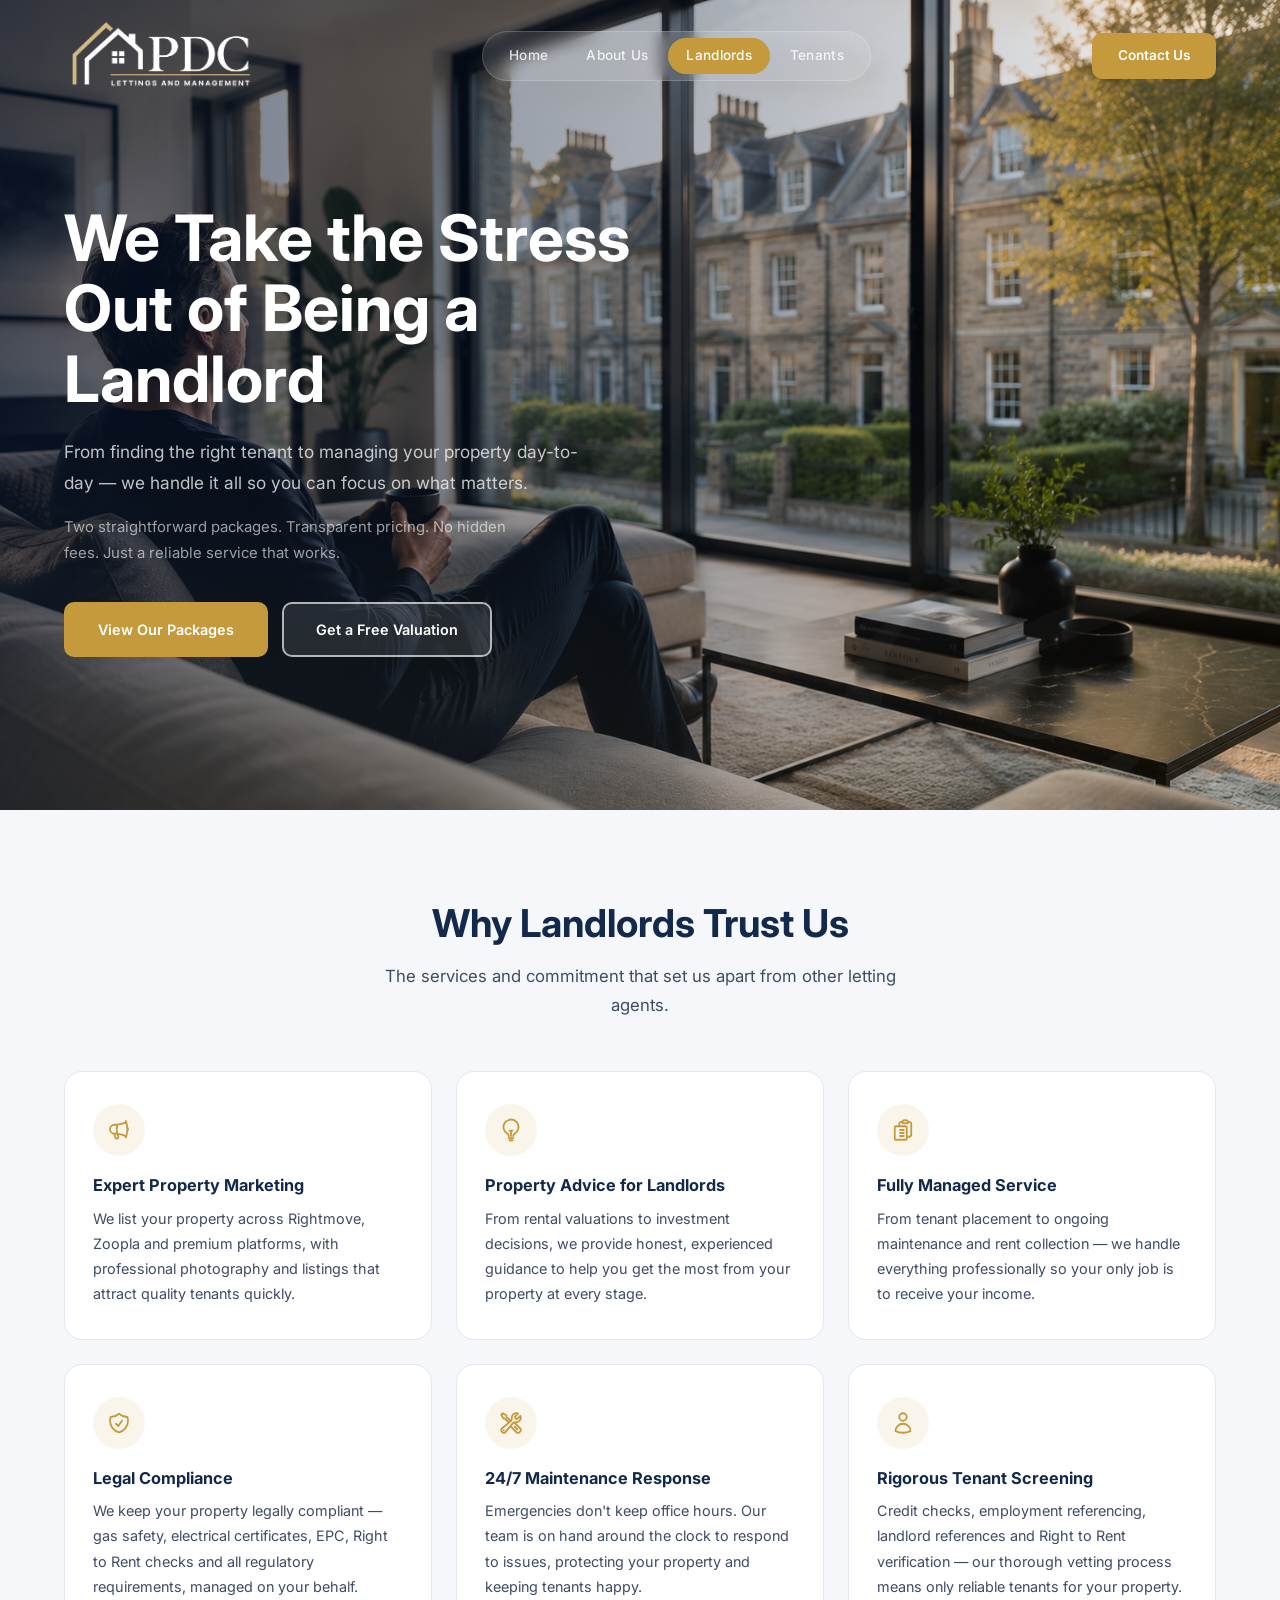
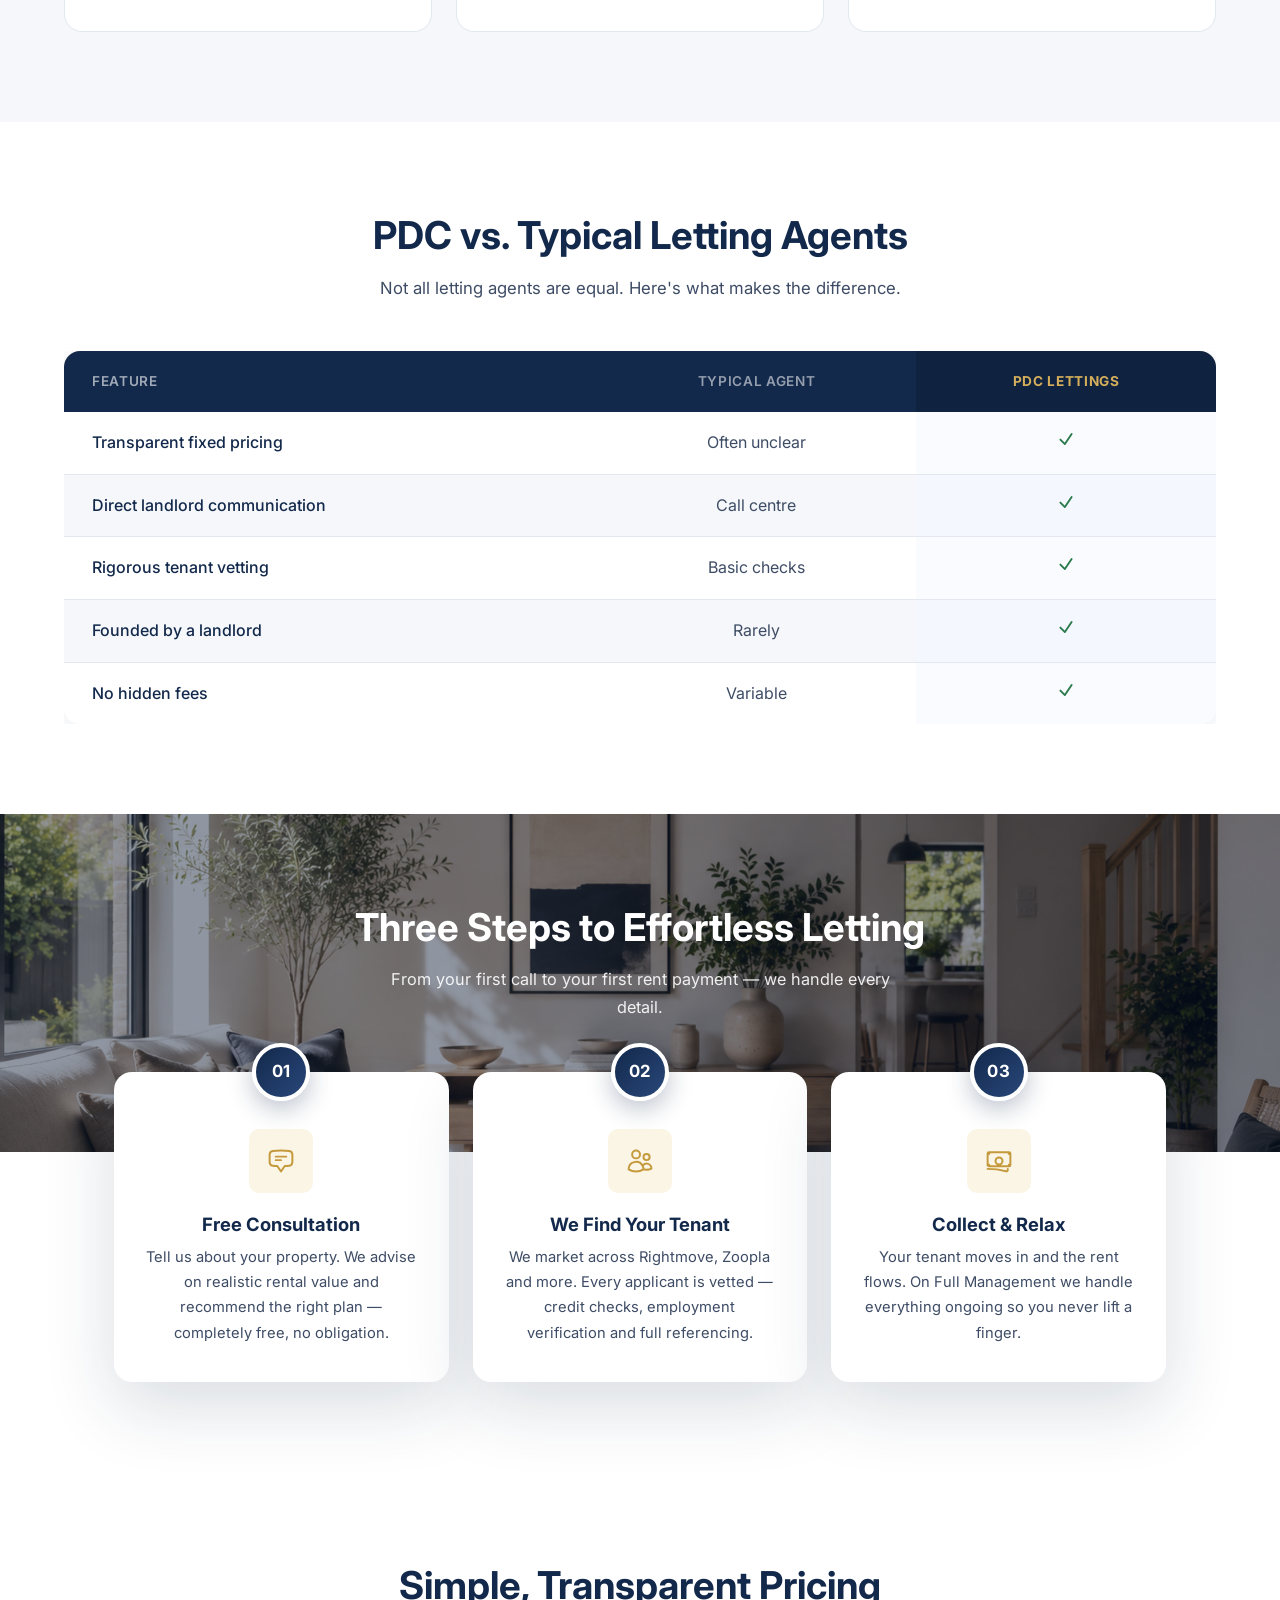
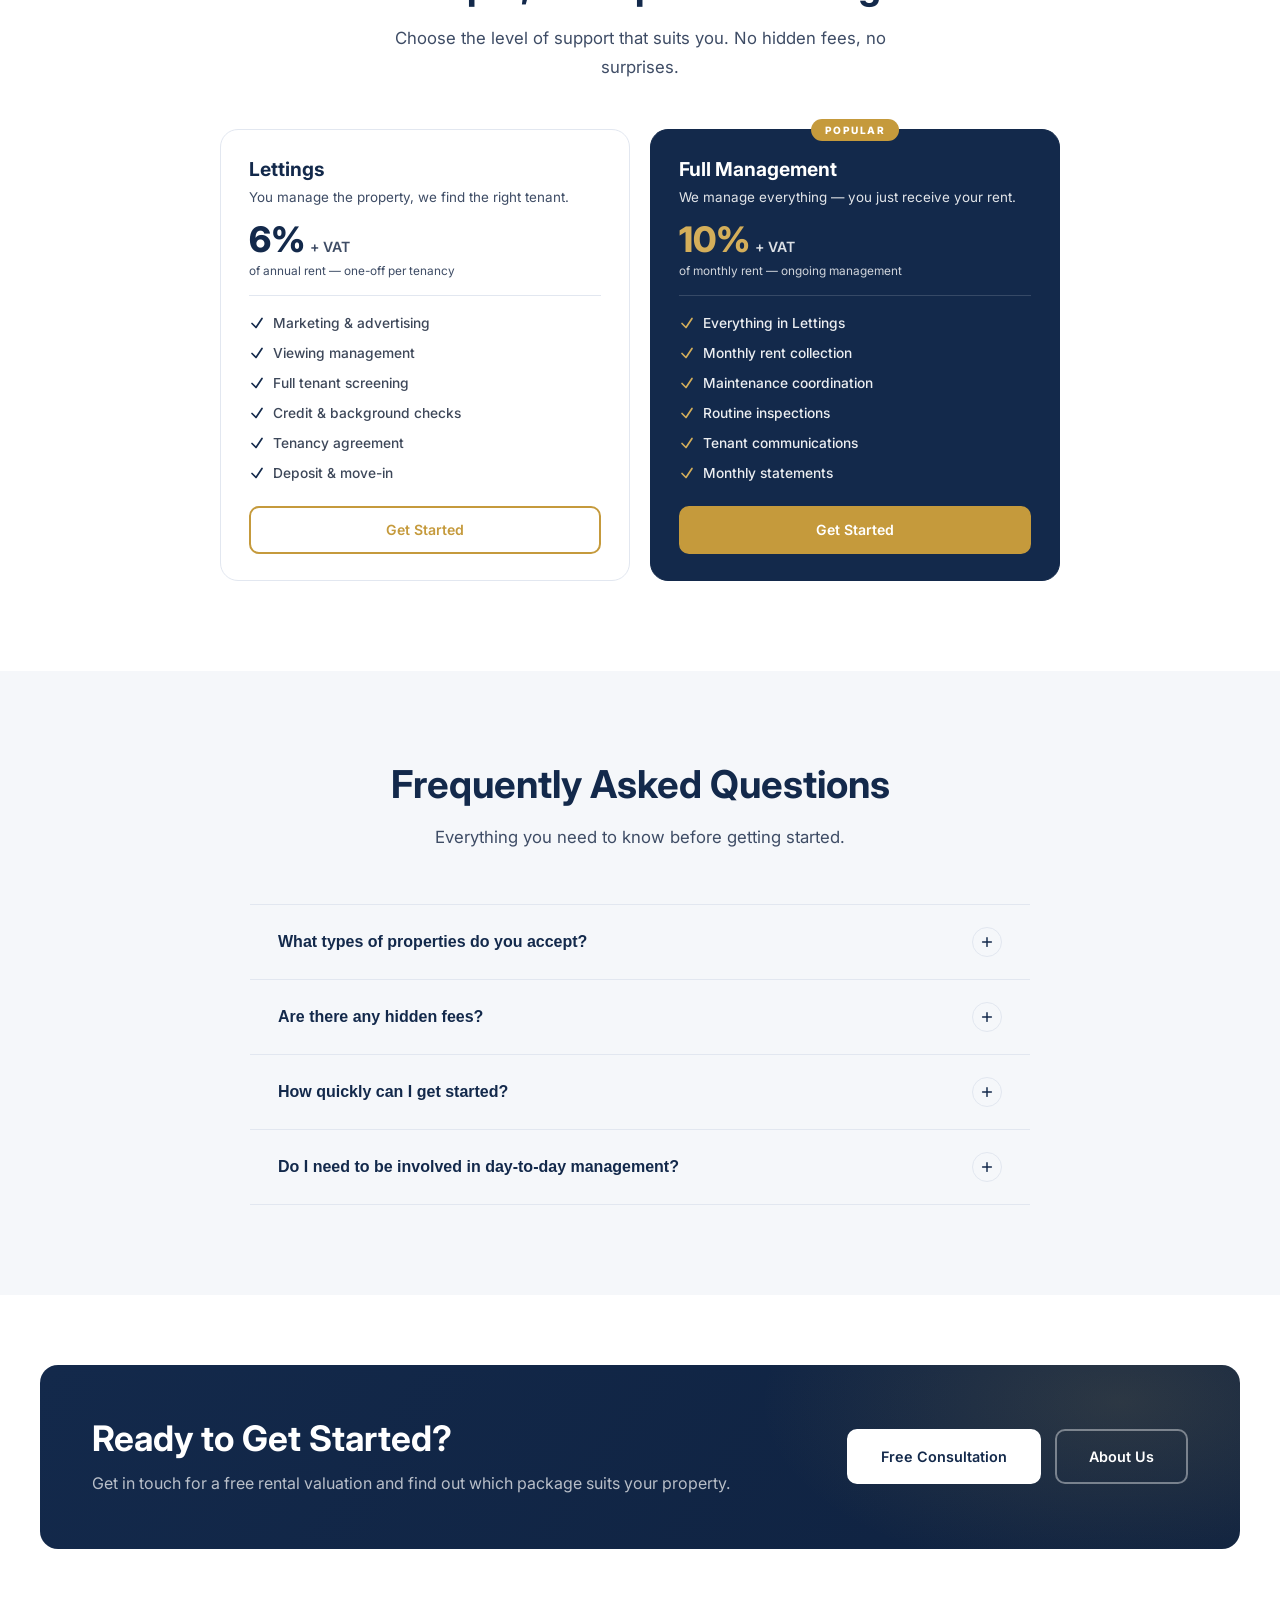
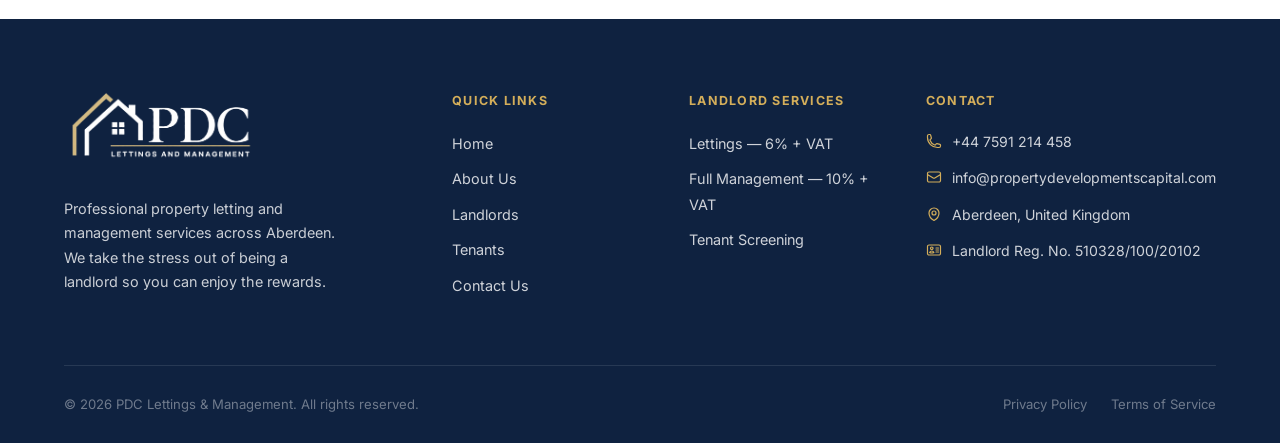
<file: landlords.html>
<!DOCTYPE html>
<html lang="en">
<head>
  <meta charset="UTF-8" />
  <meta name="viewport" content="width=device-width, initial-scale=1.0" />
  <title>Landlords — PDC Lettings &amp; Management</title>
  <link rel="stylesheet" href="css/main.css" />
</head>
<body>

<nav class="navbar" id="navbar">
  <div class="container">
    <a href="index.html" class="nav-logo">
      <img src="images/logo.png" alt="PDC Lettings &amp; Management" class="nav-logo-img" />
    </a>
    <div class="nav-pill-wrap" id="navLinks">
      <button class="nav-close" id="navClose" aria-label="Close menu">&times;</button>
      <ul class="nav-links">
        <li><a href="index.html">Home</a></li>
        <li><a href="about.html">About Us</a></li>
        <li><a href="landlords.html" class="active">Landlords</a></li>
        <li><a href="tenants.html">Tenants</a></li>
      </ul>
    </div>
    <div class="nav-cta">
      <a href="index.html#contact" class="btn btn-primary">Contact Us</a>
    </div>
    <div class="hamburger" id="hamburger">
      <span></span><span></span><span></span>
    </div>
  </div>
</nav>

<!-- HERO -->
<section class="page-hero no-curve" style="background-image:url('images/landlords-hero.png');background-size:cover;background-position:center;">
  <div style="position:absolute;inset:0;background:linear-gradient(to right, rgba(10,26,52,.62) 0%, rgba(10,26,52,.30) 55%, transparent 100%);z-index:0;"></div>
  <div style="position:absolute;inset:0;background:linear-gradient(to top, rgba(197,154,60,.08) 0%, transparent 50%);z-index:0;"></div>
  <div class="container" style="position:relative;z-index:1;">
    <h1 style="font-size:clamp(2.4rem,5vw,4rem);color:var(--white);line-height:1.1;max-width:620px;margin-bottom:22px;">We Take the Stress<br/>Out of Being a Landlord</h1>
    <p style="color:rgba(255,255,255,.75);font-size:1.08rem;line-height:1.8;max-width:520px;margin-bottom:16px;">From finding the right tenant to managing your property day-to-day — we handle it all so you can focus on what matters.</p>
    <p style="color:rgba(255,255,255,.6);font-size:0.93rem;line-height:1.75;max-width:480px;margin-bottom:36px;">Two straightforward packages. Transparent pricing. No hidden fees. Just a reliable service that works.</p>
    <div style="display:flex;gap:14px;flex-wrap:wrap;">
      <a href="#pricing" class="btn btn-primary">View Our Packages</a>
      <a href="index.html#contact" class="btn btn-outline">Get a Free Valuation</a>
    </div>
  </div>
</section>

<!-- KEY BENEFITS -->
<section class="section-pad" style="background: var(--surface);">
  <div class="container">
    <div class="text-center" style="margin-bottom: 52px;">
      <h2 class="section-title">Why Landlords Trust Us</h2>
      <p class="section-subtitle">The services and commitment that set us apart from other letting agents.</p>
    </div>
    <div class="benefits-grid">

      <div class="benefit-card">
        <div class="benefit-icon">
          <svg xmlns="http://www.w3.org/2000/svg" fill="none" viewBox="0 0 24 24" stroke-width="1.8" stroke="currentColor"><path stroke-linecap="round" stroke-linejoin="round" d="M10.34 15.84c-.688-.06-1.386-.09-2.09-.09H7.5a4.5 4.5 0 110-9h.75c.704 0 1.402-.03 2.09-.09m0 9.18c.253.962.584 1.892.985 2.783.247.55.06 1.21-.463 1.511l-.657.38c-.551.318-1.26.117-1.527-.461a20.845 20.845 0 01-1.44-4.282m3.102.069a18.03 18.03 0 01-.59-4.59c0-1.586.205-3.124.59-4.59m0 9.18a23.848 23.848 0 018.835 2.535M10.34 6.66a23.847 23.847 0 008.835-2.535m0 0A23.74 23.74 0 0018.795 3m.38 1.125a23.91 23.91 0 011.014 5.395m-1.014 8.855c-.118.38-.245.754-.38 1.125m.38-1.125a23.91 23.91 0 001.014-5.395m0-3.46c.495.413.811 1.035.811 1.73 0 .695-.316 1.317-.811 1.73m0-3.46a24.347 24.347 0 010 3.46" /></svg>
        </div>
        <h3>Expert Property Marketing</h3>
        <p>We list your property across Rightmove, Zoopla and premium platforms, with professional photography and listings that attract quality tenants quickly.</p>
      </div>

      <div class="benefit-card">
        <div class="benefit-icon">
          <svg xmlns="http://www.w3.org/2000/svg" fill="none" viewBox="0 0 24 24" stroke-width="1.8" stroke="currentColor"><path stroke-linecap="round" stroke-linejoin="round" d="M12 18v-5.25m0 0a6.01 6.01 0 001.5-.189m-1.5.189a6.01 6.01 0 01-1.5-.189m3.75 7.478a12.06 12.06 0 01-4.5 0m3.75 2.383a14.406 14.406 0 01-3 0M14.25 18v-.192c0-.983.658-1.823 1.508-2.316a7.5 7.5 0 10-7.517 0c.85.493 1.509 1.333 1.509 2.316V18" /></svg>
        </div>
        <h3>Property Advice for Landlords</h3>
        <p>From rental valuations to investment decisions, we provide honest, experienced guidance to help you get the most from your property at every stage.</p>
      </div>

      <div class="benefit-card">
        <div class="benefit-icon">
          <svg xmlns="http://www.w3.org/2000/svg" fill="none" viewBox="0 0 24 24" stroke-width="1.8" stroke="currentColor"><path stroke-linecap="round" stroke-linejoin="round" d="M9 12h3.75M9 15h3.75M9 18h3.75m3 .75H18a2.25 2.25 0 002.25-2.25V6.108c0-1.135-.845-2.098-1.976-2.192a48.424 48.424 0 00-1.123-.08m-5.801 0c-.065.21-.1.433-.1.664 0 .414.336.75.75.75h4.5a.75.75 0 00.75-.75 2.25 2.25 0 00-.1-.664m-5.8 0A2.251 2.251 0 0113.5 2.25H15c1.012 0 1.867.668 2.15 1.586m-5.8 0c-.376.023-.75.05-1.124.08C9.095 4.01 8.25 4.973 8.25 6.108V8.25m0 0H4.875c-.621 0-1.125.504-1.125 1.125v11.25c0 .621.504 1.125 1.125 1.125h9.75c.621 0 1.125-.504 1.125-1.125V9.375c0-.621-.504-1.125-1.125-1.125H8.25z" /></svg>
        </div>
        <h3>Fully Managed Service</h3>
        <p>From tenant placement to ongoing maintenance and rent collection — we handle everything professionally so your only job is to receive your income.</p>
      </div>

      <div class="benefit-card">
        <div class="benefit-icon">
          <svg xmlns="http://www.w3.org/2000/svg" fill="none" viewBox="0 0 24 24" stroke-width="1.8" stroke="currentColor"><path stroke-linecap="round" stroke-linejoin="round" d="M9 12.75L11.25 15 15 9.75m-3-7.036A11.959 11.959 0 013.598 6 11.99 11.99 0 003 9.749c0 5.592 3.824 10.29 9 11.623 5.176-1.332 9-6.03 9-11.622 0-1.31-.21-2.571-.598-3.751h-.152c-3.196 0-6.1-1.248-8.25-3.285z" /></svg>
        </div>
        <h3>Legal Compliance</h3>
        <p>We keep your property legally compliant — gas safety, electrical certificates, EPC, Right to Rent checks and all regulatory requirements, managed on your behalf.</p>
      </div>

      <div class="benefit-card">
        <div class="benefit-icon">
          <svg xmlns="http://www.w3.org/2000/svg" fill="none" viewBox="0 0 24 24" stroke-width="1.8" stroke="currentColor"><path stroke-linecap="round" stroke-linejoin="round" d="M11.42 15.17L17.25 21A2.652 2.652 0 0021 17.25l-5.877-5.877M11.42 15.17l2.496-3.03c.317-.384.74-.626 1.208-.766M11.42 15.17l-4.655 5.653a2.548 2.548 0 11-3.586-3.586l6.837-5.63m5.108-.233c.55-.164 1.163-.188 1.743-.14a4.5 4.5 0 004.486-6.336l-3.276 3.277a3.004 3.004 0 01-2.25-2.25l3.276-3.276a4.5 4.5 0 00-6.336 4.486c.091 1.076-.071 2.264-.904 2.95l-.102.085m-1.745 1.437L5.909 7.5H4.5L2.25 3.75l1.5-1.5L7.5 4.5v1.409l4.26 4.26m-1.745 1.437l1.745-1.437m6.615 8.206L15.75 15.75M4.867 19.125h.008v.008h-.008v-.008z" /></svg>
        </div>
        <h3>24/7 Maintenance Response</h3>
        <p>Emergencies don't keep office hours. Our team is on hand around the clock to respond to issues, protecting your property and keeping tenants happy.</p>
      </div>

      <div class="benefit-card">
        <div class="benefit-icon">
          <svg xmlns="http://www.w3.org/2000/svg" fill="none" viewBox="0 0 24 24" stroke-width="1.8" stroke="currentColor"><path stroke-linecap="round" stroke-linejoin="round" d="M15.75 6a3.75 3.75 0 11-7.5 0 3.75 3.75 0 017.5 0zM4.501 20.118a7.5 7.5 0 0114.998 0A17.933 17.933 0 0112 21.75c-2.676 0-5.216-.584-7.499-1.632z" /></svg>
        </div>
        <h3>Rigorous Tenant Screening</h3>
        <p>Credit checks, employment referencing, landlord references and Right to Rent verification — our thorough vetting process means only reliable tenants for your property.</p>
      </div>

    </div>
  </div>
</section>

<!-- PDC VS. OTHERS -->
<section class="section-pad" style="background: var(--white);">
  <div class="container">
    <div class="text-center" style="margin-bottom: 48px;">
      <h2 class="section-title">PDC vs. Typical Letting Agents</h2>
      <p class="section-subtitle">Not all letting agents are equal. Here's what makes the difference.</p>
    </div>
    <div style="overflow-x:auto; -webkit-overflow-scrolling:touch;">
      <p style="display:none; text-align:right; font-size:0.8rem; color:var(--text-muted); margin-bottom:8px;" class="table-swipe-hint">Swipe to compare →</p>
      <table class="comparison-table" style="width:100%; min-width:520px; border-collapse:separate; border-spacing:0; border-radius:16px; overflow:hidden; box-shadow:0 4px 24px rgba(13,31,61,.09);">
        <thead>
          <tr>
            <th style="padding:20px 28px; background:var(--navy); color:rgba(255,255,255,.6); font-weight:600; font-size:0.85rem; text-align:left; letter-spacing:.05em; text-transform:uppercase;">Feature</th>
            <th style="padding:20px 28px; background:var(--navy); color:rgba(255,255,255,.55); font-weight:600; font-size:0.85rem; text-align:center; letter-spacing:.05em; text-transform:uppercase;">Typical Agent</th>
            <th style="padding:20px 28px; background:var(--navy-deep); color:var(--gold-light); font-weight:700; font-size:0.85rem; text-align:center; letter-spacing:.05em; text-transform:uppercase;">PDC Lettings</th>
          </tr>
        </thead>
        <tbody>
          <tr style="background:var(--white);">
            <td style="padding:18px 28px; color:var(--navy); font-weight:500; border-bottom:1px solid var(--border);">Transparent fixed pricing</td>
            <td style="padding:18px 28px; text-align:center; color:var(--text-muted); border-bottom:1px solid var(--border);">Often unclear</td>
            <td style="padding:18px 28px; text-align:center; border-bottom:1px solid var(--border); background:#FAFBFF;">
              <svg width="18" height="18" viewBox="0 0 24 24" fill="none" stroke="#2A7A4B" stroke-width="2.5"><path stroke-linecap="round" stroke-linejoin="round" d="M4.5 12.75l6 6 9-13.5"/></svg>
            </td>
          </tr>
          <tr style="background:var(--surface);">
            <td style="padding:18px 28px; color:var(--navy); font-weight:500; border-bottom:1px solid var(--border);">Direct landlord communication</td>
            <td style="padding:18px 28px; text-align:center; color:var(--text-muted); border-bottom:1px solid var(--border);">Call centre</td>
            <td style="padding:18px 28px; text-align:center; border-bottom:1px solid var(--border); background:#F5F7FF;">
              <svg width="18" height="18" viewBox="0 0 24 24" fill="none" stroke="#2A7A4B" stroke-width="2.5"><path stroke-linecap="round" stroke-linejoin="round" d="M4.5 12.75l6 6 9-13.5"/></svg>
            </td>
          </tr>
          <tr style="background:var(--white);">
            <td style="padding:18px 28px; color:var(--navy); font-weight:500; border-bottom:1px solid var(--border);">Rigorous tenant vetting</td>
            <td style="padding:18px 28px; text-align:center; color:var(--text-muted); border-bottom:1px solid var(--border);">Basic checks</td>
            <td style="padding:18px 28px; text-align:center; border-bottom:1px solid var(--border); background:#FAFBFF;">
              <svg width="18" height="18" viewBox="0 0 24 24" fill="none" stroke="#2A7A4B" stroke-width="2.5"><path stroke-linecap="round" stroke-linejoin="round" d="M4.5 12.75l6 6 9-13.5"/></svg>
            </td>
          </tr>
          <tr style="background:var(--surface);">
            <td style="padding:18px 28px; color:var(--navy); font-weight:500; border-bottom:1px solid var(--border);">Founded by a landlord</td>
            <td style="padding:18px 28px; text-align:center; color:var(--text-muted); border-bottom:1px solid var(--border);">Rarely</td>
            <td style="padding:18px 28px; text-align:center; border-bottom:1px solid var(--border); background:#F5F7FF;">
              <svg width="18" height="18" viewBox="0 0 24 24" fill="none" stroke="#2A7A4B" stroke-width="2.5"><path stroke-linecap="round" stroke-linejoin="round" d="M4.5 12.75l6 6 9-13.5"/></svg>
            </td>
          </tr>
          <tr style="background:var(--white);">
            <td style="padding:18px 28px; color:var(--navy); font-weight:500;">No hidden fees</td>
            <td style="padding:18px 28px; text-align:center; color:var(--text-muted);">Variable</td>
            <td style="padding:18px 28px; text-align:center; background:#FAFBFF;">
              <svg width="18" height="18" viewBox="0 0 24 24" fill="none" stroke="#2A7A4B" stroke-width="2.5"><path stroke-linecap="round" stroke-linejoin="round" d="M4.5 12.75l6 6 9-13.5"/></svg>
            </td>
          </tr>
        </tbody>
      </table>
    </div>
  </div>
</section>

<!-- THREE STEPS -->
<section class="process" id="process">
  <div class="process-header">
    <h2>Three Steps to Effortless Letting</h2>
    <p>From your first call to your first rent payment — we handle every detail.</p>
  </div>
  <div class="process-cards">
    <article class="process-card">
      <div class="pc-num">01</div>
      <div class="pc-icon">
        <svg xmlns="http://www.w3.org/2000/svg" fill="none" viewBox="0 0 24 24" stroke-width="1.7" stroke="currentColor"><path stroke-linecap="round" stroke-linejoin="round" d="M7.5 8.25h9m-9 3H12m-9.75 1.51c0 1.6 1.123 2.994 2.707 3.227 1.129.166 2.27.293 3.423.379.35.026.67.21.865.501L12 21l2.755-4.133a1.14 1.14 0 01.865-.501 48.172 48.172 0 003.423-.379c1.584-.233 2.707-1.626 2.707-3.228V6.741c0-1.602-1.123-2.995-2.707-3.228A48.394 48.394 0 0012 3c-2.392 0-4.744.175-7.043.513C3.373 3.746 2.25 5.14 2.25 6.741v6.018z" /></svg>
      </div>
      <h3>Free Consultation</h3>
      <p>Tell us about your property. We advise on realistic rental value and recommend the right plan — completely free, no obligation.</p>
    </article>
    <article class="process-card">
      <div class="pc-num">02</div>
      <div class="pc-icon">
        <svg xmlns="http://www.w3.org/2000/svg" fill="none" viewBox="0 0 24 24" stroke-width="1.7" stroke="currentColor"><path stroke-linecap="round" stroke-linejoin="round" d="M15 19.128a9.38 9.38 0 002.625.372 9.337 9.337 0 004.121-.952 4.125 4.125 0 00-7.533-2.493M15 19.128v-.003c0-1.113-.285-2.16-.786-3.07M15 19.128v.106A12.318 12.318 0 018.624 21c-2.331 0-4.512-.645-6.374-1.766l-.001-.109a6.375 6.375 0 0111.964-3.07M12 6.375a3.375 3.375 0 11-6.75 0 3.375 3.375 0 016.75 0zm8.25 2.25a2.625 2.625 0 11-5.25 0 2.625 2.625 0 015.25 0z" /></svg>
      </div>
      <h3>We Find Your Tenant</h3>
      <p>We market across Rightmove, Zoopla and more. Every applicant is vetted — credit checks, employment verification and full referencing.</p>
    </article>
    <article class="process-card">
      <div class="pc-num">03</div>
      <div class="pc-icon">
        <svg xmlns="http://www.w3.org/2000/svg" fill="none" viewBox="0 0 24 24" stroke-width="1.7" stroke="currentColor"><path stroke-linecap="round" stroke-linejoin="round" d="M2.25 18.75a60.07 60.07 0 0115.797 2.101c.727.198 1.453-.342 1.453-1.096V18.75M3.75 4.5v.75A.75.75 0 013 6h-.75m0 0v-.375c0-.621.504-1.125 1.125-1.125H20.25M2.25 6v9m18-10.5v.75c0 .414.336.75.75.75h.75m-1.5-1.5h.375c.621 0 1.125.504 1.125 1.125v9.75c0 .621-.504 1.125-1.125 1.125h-.375m1.5-1.5H21a.75.75 0 00-.75.75v.75m0 0H3.75m0 0h-.375a1.125 1.125 0 01-1.125-1.125V15m1.5 1.5v-.75A.75.75 0 003 15h-.75M15 12a3 3 0 11-6 0 3 3 0 016 0z" /></svg>
      </div>
      <h3>Collect &amp; Relax</h3>
      <p>Your tenant moves in and the rent flows. On Full Management we handle everything ongoing so you never lift a finger.</p>
    </article>
  </div>
</section>

<!-- PRICING -->
<section class="section-pad" id="pricing" style="background: var(--white);">
  <div class="container">
    <div class="text-center" style="margin-bottom: 48px;">
      <h2 class="section-title">Simple, Transparent Pricing</h2>
      <p class="section-subtitle">Choose the level of support that suits you. No hidden fees, no surprises.</p>
    </div>
    <div class="home-pricing-grid" style="margin-top: 0;">
      <div class="home-pricing-card light">
        <div class="hpc-header">
          <h3>Lettings</h3>
          <p>You manage the property, we find the right tenant.</p>
        </div>
        <div class="hpc-price"><span class="hpc-amount">6%</span><span class="hpc-vat">+ VAT</span></div>
        <div class="hpc-period">of annual rent — one-off per tenancy</div>
        <ul class="hpc-features">
          <li><svg xmlns="http://www.w3.org/2000/svg" width="16" height="16" fill="none" viewBox="0 0 24 24" stroke-width="2.5" stroke="currentColor"><path stroke-linecap="round" stroke-linejoin="round" d="M4.5 12.75l6 6 9-13.5" /></svg>Marketing &amp; advertising</li>
          <li><svg xmlns="http://www.w3.org/2000/svg" width="16" height="16" fill="none" viewBox="0 0 24 24" stroke-width="2.5" stroke="currentColor"><path stroke-linecap="round" stroke-linejoin="round" d="M4.5 12.75l6 6 9-13.5" /></svg>Viewing management</li>
          <li><svg xmlns="http://www.w3.org/2000/svg" width="16" height="16" fill="none" viewBox="0 0 24 24" stroke-width="2.5" stroke="currentColor"><path stroke-linecap="round" stroke-linejoin="round" d="M4.5 12.75l6 6 9-13.5" /></svg>Full tenant screening</li>
          <li><svg xmlns="http://www.w3.org/2000/svg" width="16" height="16" fill="none" viewBox="0 0 24 24" stroke-width="2.5" stroke="currentColor"><path stroke-linecap="round" stroke-linejoin="round" d="M4.5 12.75l6 6 9-13.5" /></svg>Credit &amp; background checks</li>
          <li><svg xmlns="http://www.w3.org/2000/svg" width="16" height="16" fill="none" viewBox="0 0 24 24" stroke-width="2.5" stroke="currentColor"><path stroke-linecap="round" stroke-linejoin="round" d="M4.5 12.75l6 6 9-13.5" /></svg>Tenancy agreement</li>
          <li><svg xmlns="http://www.w3.org/2000/svg" width="16" height="16" fill="none" viewBox="0 0 24 24" stroke-width="2.5" stroke="currentColor"><path stroke-linecap="round" stroke-linejoin="round" d="M4.5 12.75l6 6 9-13.5" /></svg>Deposit &amp; move-in</li>
        </ul>
        <a href="index.html#contact" class="hpc-btn hpc-btn-outline">Get Started</a>
      </div>
      <div class="home-pricing-card dark">
        <div class="hpc-popular">POPULAR</div>
        <div class="hpc-header">
          <h3>Full Management</h3>
          <p>We manage everything — you just receive your rent.</p>
        </div>
        <div class="hpc-price"><span class="hpc-amount">10%</span><span class="hpc-vat">+ VAT</span></div>
        <div class="hpc-period">of monthly rent — ongoing management</div>
        <ul class="hpc-features">
          <li><svg xmlns="http://www.w3.org/2000/svg" width="16" height="16" fill="none" viewBox="0 0 24 24" stroke-width="2.5" stroke="currentColor"><path stroke-linecap="round" stroke-linejoin="round" d="M4.5 12.75l6 6 9-13.5" /></svg>Everything in Lettings</li>
          <li><svg xmlns="http://www.w3.org/2000/svg" width="16" height="16" fill="none" viewBox="0 0 24 24" stroke-width="2.5" stroke="currentColor"><path stroke-linecap="round" stroke-linejoin="round" d="M4.5 12.75l6 6 9-13.5" /></svg>Monthly rent collection</li>
          <li><svg xmlns="http://www.w3.org/2000/svg" width="16" height="16" fill="none" viewBox="0 0 24 24" stroke-width="2.5" stroke="currentColor"><path stroke-linecap="round" stroke-linejoin="round" d="M4.5 12.75l6 6 9-13.5" /></svg>Maintenance coordination</li>
          <li><svg xmlns="http://www.w3.org/2000/svg" width="16" height="16" fill="none" viewBox="0 0 24 24" stroke-width="2.5" stroke="currentColor"><path stroke-linecap="round" stroke-linejoin="round" d="M4.5 12.75l6 6 9-13.5" /></svg>Routine inspections</li>
          <li><svg xmlns="http://www.w3.org/2000/svg" width="16" height="16" fill="none" viewBox="0 0 24 24" stroke-width="2.5" stroke="currentColor"><path stroke-linecap="round" stroke-linejoin="round" d="M4.5 12.75l6 6 9-13.5" /></svg>Tenant communications</li>
          <li><svg xmlns="http://www.w3.org/2000/svg" width="16" height="16" fill="none" viewBox="0 0 24 24" stroke-width="2.5" stroke="currentColor"><path stroke-linecap="round" stroke-linejoin="round" d="M4.5 12.75l6 6 9-13.5" /></svg>Monthly statements</li>
        </ul>
        <a href="index.html#contact" class="hpc-btn hpc-btn-solid">Get Started</a>
      </div>
    </div>
  </div>
</section>

<!-- FAQ -->
<section class="section-pad" style="background: var(--surface);">
  <div class="container">
    <div class="text-center" style="margin-bottom: 52px;">
      <h2 class="section-title">Frequently Asked Questions</h2>
      <p class="section-subtitle">Everything you need to know before getting started.</p>
    </div>
    <div class="faq-list">

      <div class="faq-item">
        <button class="faq-question">
          <span class="faq-question-text">What types of properties do you accept?</span>
          <span class="faq-icon">
            <svg xmlns="http://www.w3.org/2000/svg" fill="none" viewBox="0 0 24 24" stroke-width="2.5" stroke="currentColor"><path stroke-linecap="round" stroke-linejoin="round" d="M12 4.5v15m7.5-7.5h-15" /></svg>
          </span>
        </button>
        <div class="faq-answer">
          We accept a wide range of residential properties including houses, flats, apartments, and HMOs. Properties must meet basic safety and habitability standards. Contact us for a free assessment — we'll let you know everything upfront.
        </div>
      </div>

      <div class="faq-item">
        <button class="faq-question">
          <span class="faq-question-text">Are there any hidden fees?</span>
          <span class="faq-icon">
            <svg xmlns="http://www.w3.org/2000/svg" fill="none" viewBox="0 0 24 24" stroke-width="2.5" stroke="currentColor"><path stroke-linecap="round" stroke-linejoin="round" d="M12 4.5v15m7.5-7.5h-15" /></svg>
          </span>
        </button>
        <div class="faq-answer">
          None whatsoever. Our pricing is completely transparent — 6% + VAT for Lettings, 10% + VAT for Full Management. What we quote is what you pay. No deductions, no admin charges, no surprises.
        </div>
      </div>

      <div class="faq-item">
        <button class="faq-question">
          <span class="faq-question-text">How quickly can I get started?</span>
          <span class="faq-icon">
            <svg xmlns="http://www.w3.org/2000/svg" fill="none" viewBox="0 0 24 24" stroke-width="2.5" stroke="currentColor"><path stroke-linecap="round" stroke-linejoin="round" d="M12 4.5v15m7.5-7.5h-15" /></svg>
          </span>
        </button>
        <div class="faq-answer">
          Very quickly. Once you get in touch we'll provide a rental valuation and package recommendation within 24 hours. If you're happy to proceed, we can have everything set up and your property live within 7–10 working days, subject to any compliance checks.
        </div>
      </div>

      <div class="faq-item">
        <button class="faq-question">
          <span class="faq-question-text">Do I need to be involved in day-to-day management?</span>
          <span class="faq-icon">
            <svg xmlns="http://www.w3.org/2000/svg" fill="none" viewBox="0 0 24 24" stroke-width="2.5" stroke="currentColor"><path stroke-linecap="round" stroke-linejoin="round" d="M12 4.5v15m7.5-7.5h-15" /></svg>
          </span>
        </button>
        <div class="faq-answer">
          On Full Management — not at all. We handle every aspect of the tenancy on your behalf, from maintenance calls to rent chasing. You'll receive a monthly statement and your rent, and that's it. For Lettings, you take over once the tenant is moved in.
        </div>
      </div>

    </div>
  </div>
</section>

<!-- CTA -->
<section class="cta-banner">
  <div class="container">
    <div class="cta-banner-inner">
      <div>
        <h2>Ready to Get Started?</h2>
        <p>Get in touch for a free rental valuation and find out which package suits your property.</p>
      </div>
      <div class="cta-banner-actions">
        <a href="index.html#contact" class="btn btn-navy">Free Consultation</a>
        <a href="about.html" class="btn btn-white-outline">About Us</a>
      </div>
    </div>
  </div>
</section>

<footer class="footer">
  <div class="container">
    <div class="footer-grid">
      <div class="footer-brand">
        <a href="index.html" class="nav-logo" style="display:inline-flex; margin-bottom: 16px;">
          <img src="images/logo.png" alt="PDC Lettings &amp; Management" class="nav-logo-img" />
        </a>
        <p>Professional property letting and management services across Aberdeen. We take the stress out of being a landlord so you can enjoy the rewards.</p>
      </div>
      <div>
        <p class="footer-heading">Quick Links</p>
        <ul class="footer-links">
          <li><a href="index.html">Home</a></li>
          <li><a href="about.html">About Us</a></li>
          <li><a href="landlords.html">Landlords</a></li>
          <li><a href="tenants.html">Tenants</a></li>
          <li><a href="index.html#contact">Contact Us</a></li>
        </ul>
      </div>
      <div>
        <p class="footer-heading">Landlord Services</p>
        <ul class="footer-links">
          <li><a href="landlords.html#pricing">Lettings — 6% + VAT</a></li>
          <li><a href="landlords.html#pricing">Full Management — 10% + VAT</a></li>
          <li><a href="landlords.html">Tenant Screening</a></li>
        </ul>
      </div>
      <div>
        <p class="footer-heading">Contact</p>
        <div class="footer-contact-item">
          <svg xmlns="http://www.w3.org/2000/svg" fill="none" viewBox="0 0 24 24" stroke-width="1.8" stroke="currentColor"><path stroke-linecap="round" stroke-linejoin="round" d="M2.25 6.75c0 8.284 6.716 15 15 15h2.25a2.25 2.25 0 002.25-2.25v-1.372c0-.516-.351-.966-.852-1.091l-4.423-1.106c-.44-.11-.902.055-1.173.417l-.97 1.293c-.282.376-.769.542-1.21.38a12.035 12.035 0 01-7.143-7.143c-.162-.441.004-.928.38-1.21l1.293-.97c.363-.271.527-.734.417-1.173L6.963 3.102a1.125 1.125 0 00-1.091-.852H4.5A2.25 2.25 0 002.25 4.5v2.25z" /></svg>
          <span>+44 7591 214 458</span>
        </div>
        <div class="footer-contact-item">
          <svg xmlns="http://www.w3.org/2000/svg" fill="none" viewBox="0 0 24 24" stroke-width="1.8" stroke="currentColor"><path stroke-linecap="round" stroke-linejoin="round" d="M21.75 6.75v10.5a2.25 2.25 0 01-2.25 2.25h-15a2.25 2.25 0 01-2.25-2.25V6.75m19.5 0A2.25 2.25 0 0019.5 4.5h-15a2.25 2.25 0 00-2.25 2.25m19.5 0v.243a2.25 2.25 0 01-1.07 1.916l-7.5 4.615a2.25 2.25 0 01-2.36 0L3.32 8.91a2.25 2.25 0 01-1.07-1.916V6.75" /></svg>
          <span>info@propertydevelopmentscapital.com</span>
        </div>
        <div class="footer-contact-item">
          <svg xmlns="http://www.w3.org/2000/svg" fill="none" viewBox="0 0 24 24" stroke-width="1.8" stroke="currentColor"><path stroke-linecap="round" stroke-linejoin="round" d="M15 10.5a3 3 0 11-6 0 3 3 0 016 0z" /><path stroke-linecap="round" stroke-linejoin="round" d="M19.5 10.5c0 7.142-7.5 11.25-7.5 11.25S4.5 17.642 4.5 10.5a7.5 7.5 0 1115 0z" /></svg>
          <span>Aberdeen, United Kingdom</span>
        </div>
        <div class="footer-contact-item">
          <svg xmlns="http://www.w3.org/2000/svg" fill="none" viewBox="0 0 24 24" stroke-width="1.8" stroke="currentColor"><path stroke-linecap="round" stroke-linejoin="round" d="M15 9h3.75M15 12h3.75M15 15h3.75M4.5 19.5h15a2.25 2.25 0 002.25-2.25V6.75A2.25 2.25 0 0019.5 4.5h-15a2.25 2.25 0 00-2.25 2.25v10.5A2.25 2.25 0 004.5 19.5zm6-10.125a1.875 1.875 0 11-3.75 0 1.875 1.875 0 013.75 0zm1.294 6.336a6.721 6.721 0 01-3.17.789 6.721 6.721 0 01-3.168-.789 3.376 3.376 0 016.338 0z" /></svg>
          <span>Landlord Reg. No. 510328/100/20102</span>
        </div>
      </div>
    </div>
    <div class="footer-bottom">
      <p>&copy; <span id="year"></span> PDC Lettings &amp; Management. All rights reserved.</p>
      <div class="footer-bottom-links">
        <a href="#">Privacy Policy</a>
        <a href="#">Terms of Service</a>
      </div>
    </div>
  </div>
</footer>

<script src="js/main.js"></script>
<script>
  document.querySelectorAll('.faq-question').forEach(function(btn) {
    btn.addEventListener('click', function() {
      var item = this.closest('.faq-item');
      var isOpen = item.classList.contains('open');
      document.querySelectorAll('.faq-item').forEach(function(i) { i.classList.remove('open'); });
      if (!isOpen) item.classList.add('open');
    });
  });
</script>
</body>
</html>
</file>
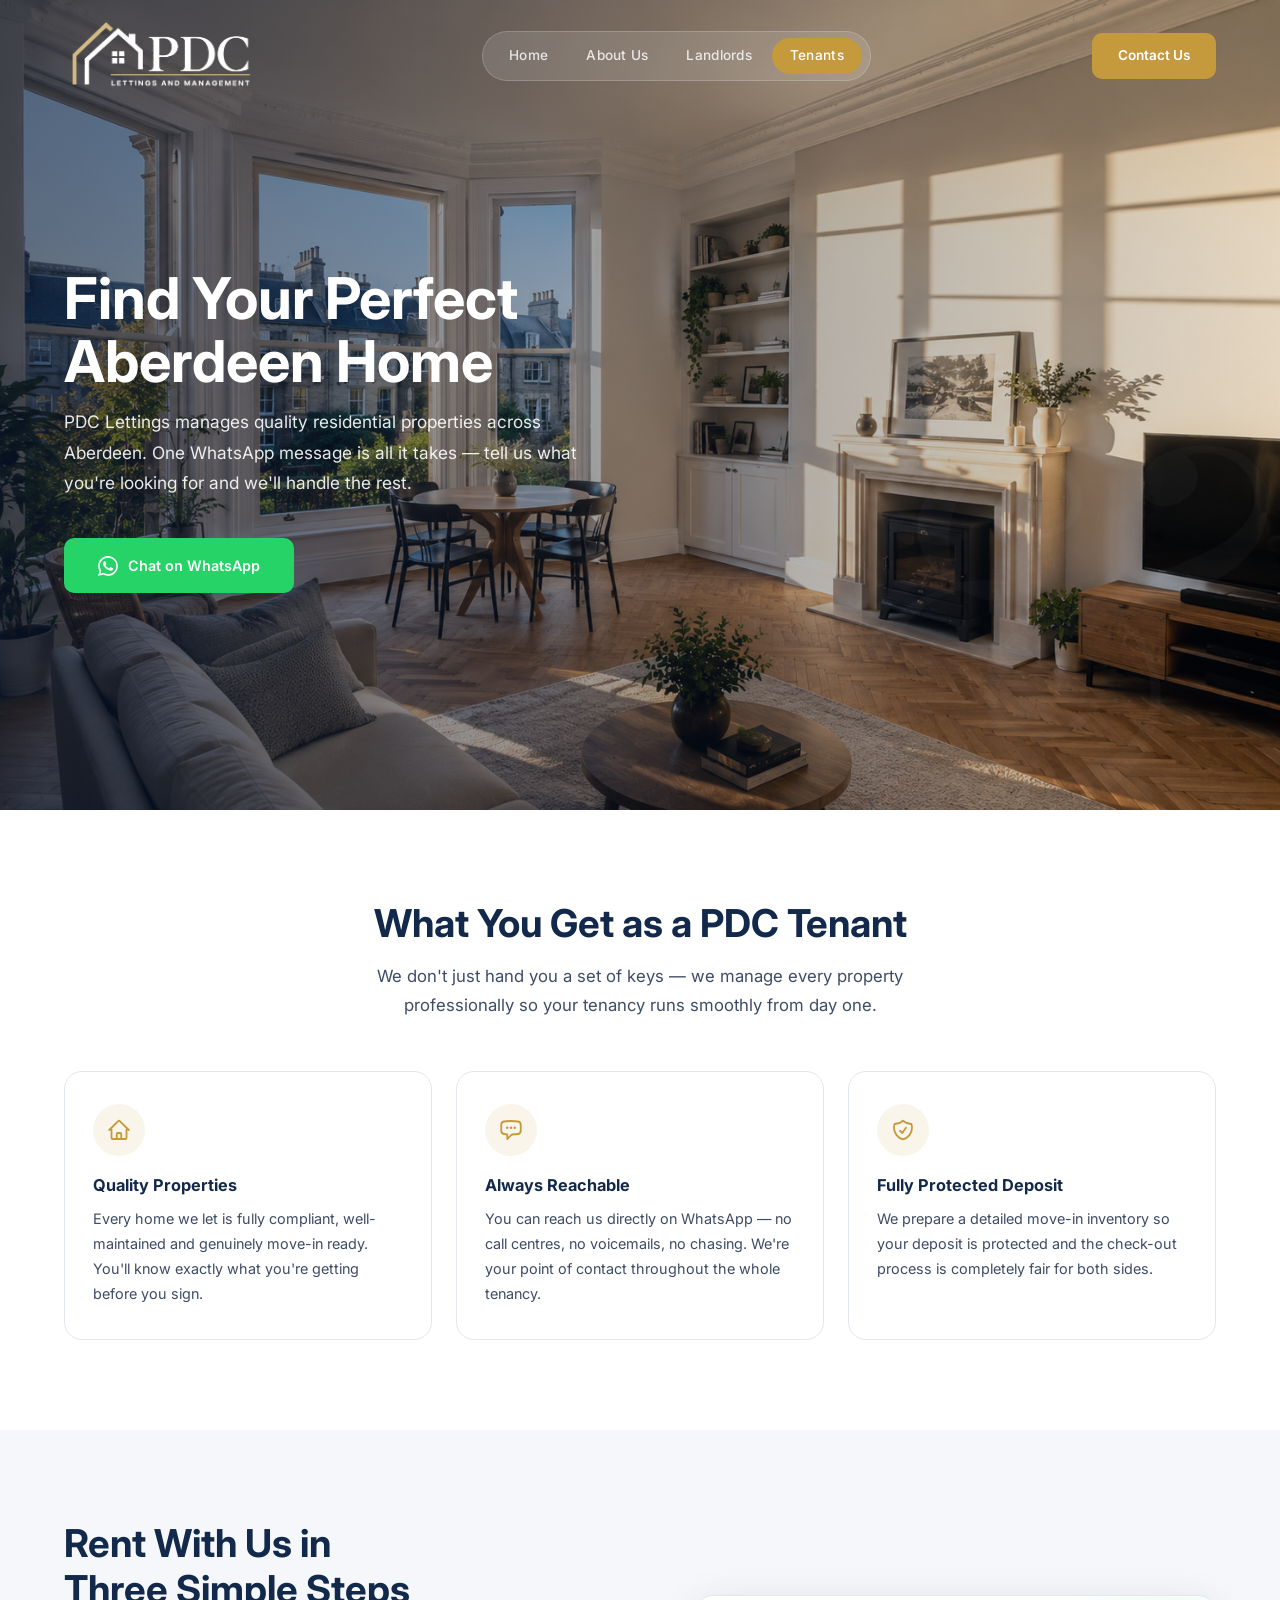
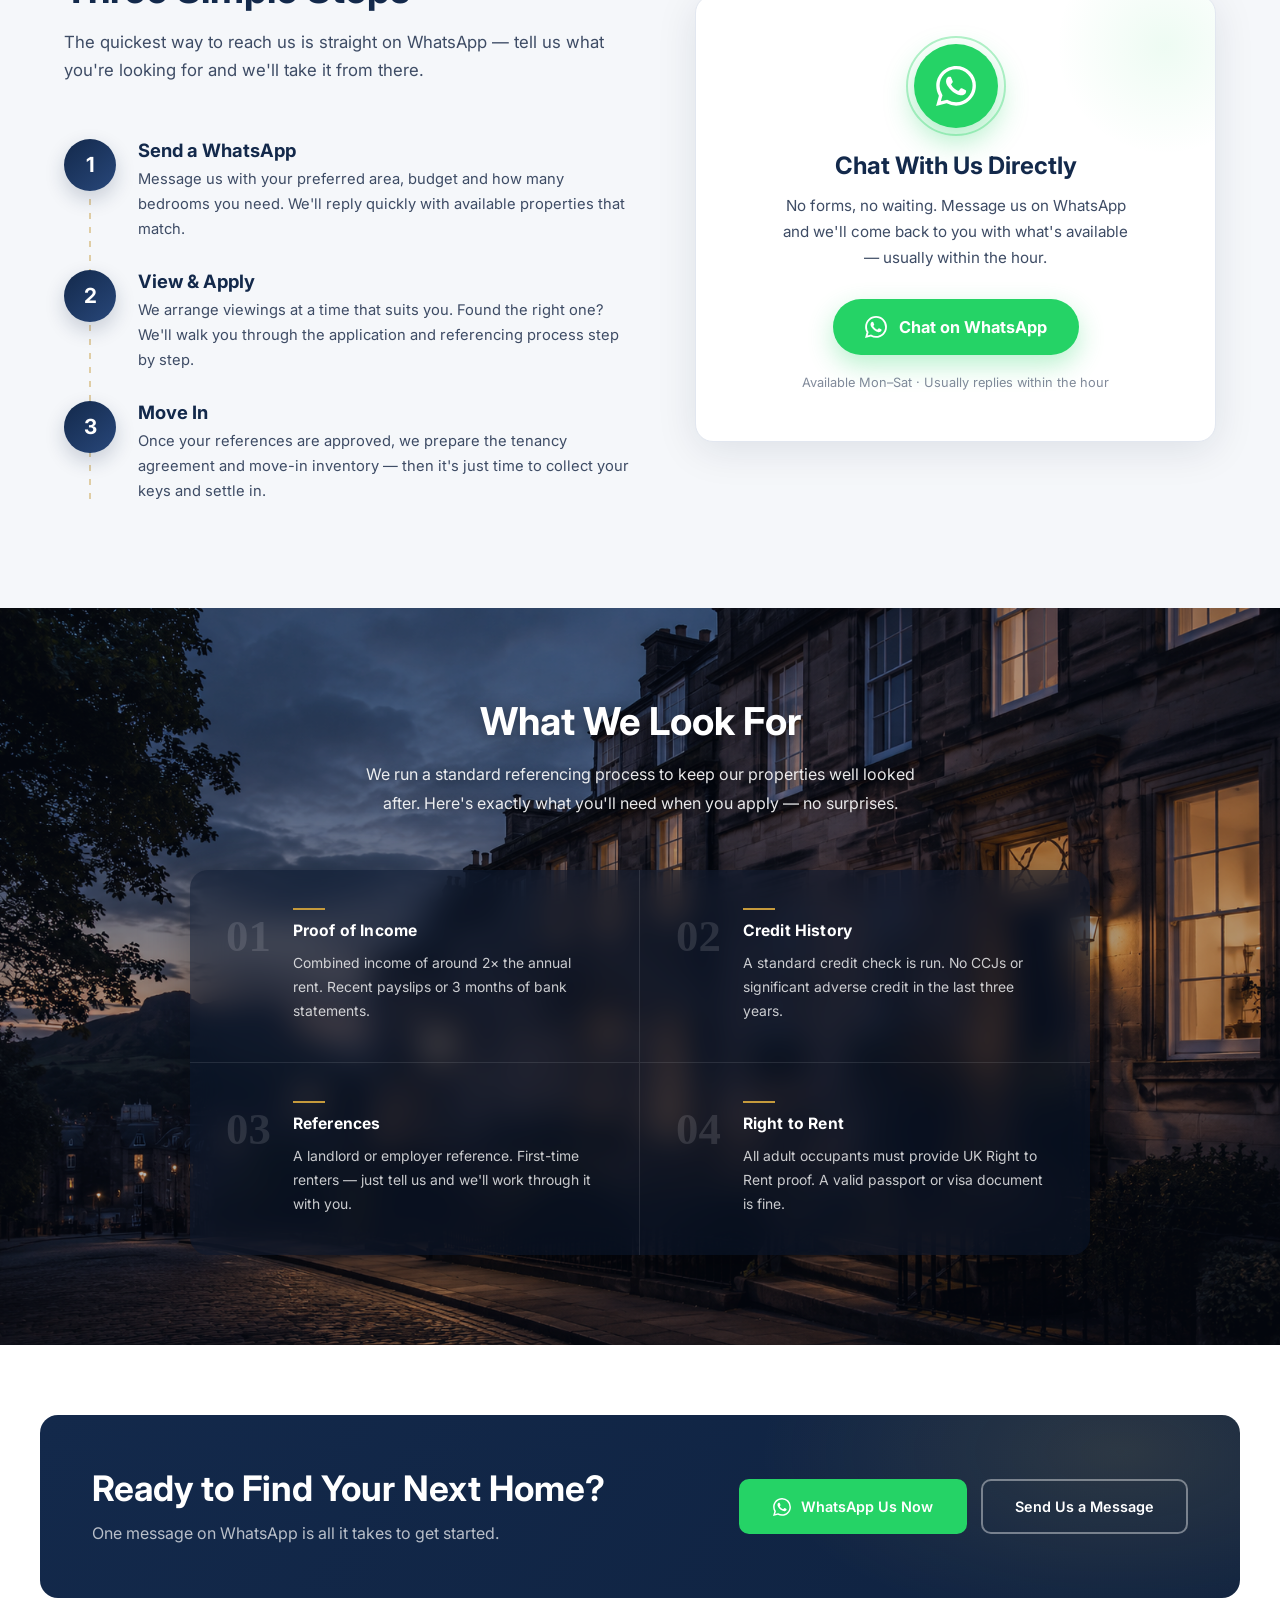
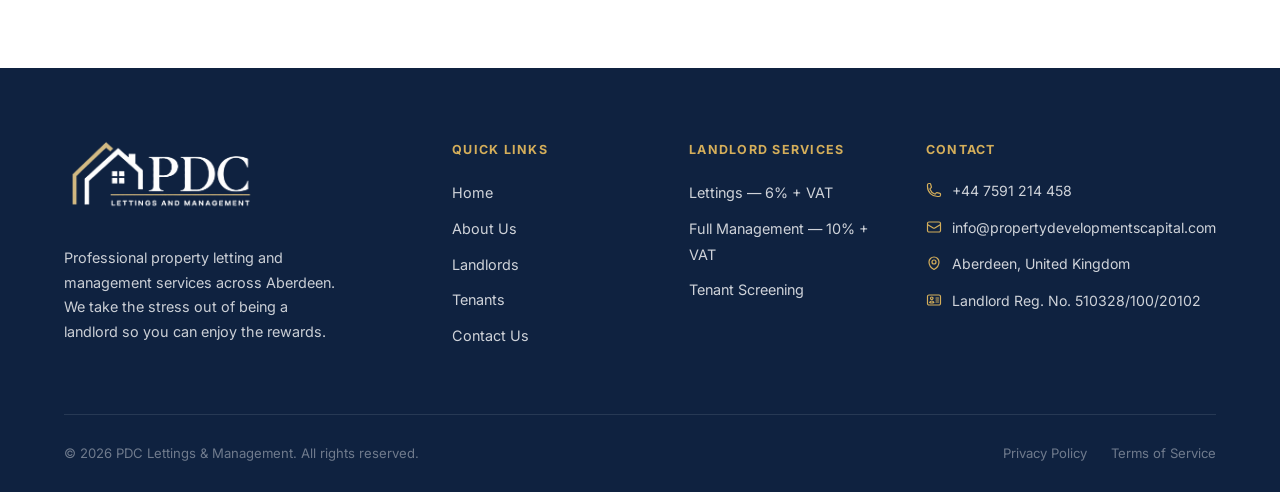
<file: tenants.html>
<!DOCTYPE html>
<html lang="en">
<head>
  <meta charset="UTF-8" />
  <meta name="viewport" content="width=device-width, initial-scale=1.0" />
  <title>Tenants — PDC Lettings &amp; Management</title>
  <link rel="stylesheet" href="css/main.css" />
</head>
<body>

<nav class="navbar" id="navbar">
  <div class="container">
    <a href="index.html" class="nav-logo">
      <img src="images/logo.png" alt="PDC Lettings &amp; Management" class="nav-logo-img" />
    </a>
    <div class="nav-pill-wrap" id="navLinks">
      <button class="nav-close" id="navClose" aria-label="Close menu">&times;</button>
      <ul class="nav-links">
        <li><a href="index.html">Home</a></li>
        <li><a href="about.html">About Us</a></li>
        <li><a href="landlords.html">Landlords</a></li>
        <li><a href="tenants.html" class="active">Tenants</a></li>
      </ul>
    </div>
    <div class="nav-cta">
      <a href="index.html#contact" class="btn btn-primary">Contact Us</a>
    </div>
    <div class="hamburger" id="hamburger">
      <span></span><span></span><span></span>
    </div>
  </div>
</nav>

<!-- HERO -->
<section class="page-hero no-curve" style="background-image:url('images/tenants-hero.png');background-size:cover;background-position:center;position:relative;">
  <div style="position:absolute;inset:0;background:linear-gradient(to right, rgba(10,26,52,.62) 0%, rgba(10,26,52,.35) 55%, rgba(10,26,52,.10) 100%);z-index:0;"></div>
  <div class="container" style="position:relative;z-index:1;">
    <h1>Find Your Perfect<br/>Aberdeen Home</h1>
    <p class="hero-desc" style="max-width:520px;">PDC Lettings manages quality residential properties across Aberdeen. One WhatsApp message is all it takes — tell us what you're looking for and we'll handle the rest.</p>
    <div style="display:flex;gap:14px;flex-wrap:wrap;margin-top:32px;">
      <a href="https://wa.me/447591214458?text=Hi%2C%20I%27m%20looking%20for%20a%20property%20to%20rent.%20Can%20you%20help%3F" target="_blank" rel="noopener noreferrer" class="btn" style="background:#25D366;border-color:#25D366;color:#fff;display:inline-flex;align-items:center;gap:10px;">
        <svg xmlns="http://www.w3.org/2000/svg" width="20" height="20" viewBox="0 0 24 24" fill="#fff"><path d="M17.472 14.382c-.297-.149-1.758-.867-2.03-.967-.273-.099-.471-.148-.67.15-.197.297-.767.966-.94 1.164-.173.199-.347.223-.644.075-.297-.15-1.255-.463-2.39-1.475-.883-.788-1.48-1.761-1.653-2.059-.173-.297-.018-.458.13-.606.134-.133.298-.347.446-.52.149-.174.198-.298.298-.497.099-.198.05-.371-.025-.52-.075-.149-.669-1.612-.916-2.207-.242-.579-.487-.5-.669-.51-.173-.008-.371-.01-.57-.01-.198 0-.52.074-.792.372-.272.297-1.04 1.016-1.04 2.479 0 1.462 1.065 2.875 1.213 3.074.149.198 2.096 3.2 5.077 4.487.709.306 1.262.489 1.694.625.712.227 1.36.195 1.871.118.571-.085 1.758-.719 2.006-1.413.248-.694.248-1.289.173-1.413-.074-.124-.272-.198-.57-.347m-5.421 7.403h-.004a9.87 9.87 0 01-5.031-1.378l-.361-.214-3.741.982.998-3.648-.235-.374a9.86 9.86 0 01-1.51-5.26c.001-5.45 4.436-9.884 9.888-9.884 2.64 0 5.122 1.03 6.988 2.898a9.825 9.825 0 012.893 6.994c-.003 5.45-4.437 9.884-9.885 9.884m8.413-18.297A11.815 11.815 0 0012.05 0C5.495 0 .16 5.335.157 11.892c0 2.096.547 4.142 1.588 5.945L.057 24l6.305-1.654a11.882 11.882 0 005.683 1.448h.005c6.554 0 11.89-5.335 11.893-11.893a11.821 11.821 0 00-3.48-8.413z"/></svg>
        Chat on WhatsApp
      </a>
    </div>
  </div>
</section>

<!-- WHAT YOU GET AS A PDC TENANT -->
<section class="section-pad" style="background:var(--white);">
  <div class="container">
    <div class="text-center" style="margin-bottom:52px;">
      <h2 class="section-title">What You Get as a PDC Tenant</h2>
      <p class="section-subtitle">We don't just hand you a set of keys — we manage every property professionally so your tenancy runs smoothly from day one.</p>
    </div>
    <div class="benefits-grid">
      <div class="benefit-card reveal">
        <div class="benefit-icon">
          <svg xmlns="http://www.w3.org/2000/svg" fill="none" viewBox="0 0 24 24" stroke-width="1.8" stroke="currentColor"><path stroke-linecap="round" stroke-linejoin="round" d="M2.25 12l8.954-8.955c.44-.439 1.152-.439 1.591 0L21.75 12M4.5 9.75v10.125c0 .621.504 1.125 1.125 1.125H9.75v-4.875c0-.621.504-1.125 1.125-1.125h2.25c.621 0 1.125.504 1.125 1.125V21h4.125c.621 0 1.125-.504 1.125-1.125V9.75M8.25 21h8.25" /></svg>
        </div>
        <h3>Quality Properties</h3>
        <p>Every home we let is fully compliant, well-maintained and genuinely move-in ready. You'll know exactly what you're getting before you sign.</p>
      </div>
      <div class="benefit-card reveal">
        <div class="benefit-icon">
          <svg xmlns="http://www.w3.org/2000/svg" fill="none" viewBox="0 0 24 24" stroke-width="1.8" stroke="currentColor"><path stroke-linecap="round" stroke-linejoin="round" d="M8.625 9.75a.375.375 0 11-.75 0 .375.375 0 01.75 0zm0 0H8.25m4.125 0a.375.375 0 11-.75 0 .375.375 0 01.75 0zm0 0H12m4.125 0a.375.375 0 11-.75 0 .375.375 0 01.75 0zm0 0h-.375m-13.5 3.01c0 1.6 1.123 2.994 2.707 3.227 1.087.16 2.185.283 3.293.369V21l4.184-4.183a1.14 1.14 0 01.778-.332 48.294 48.294 0 005.83-.498c1.585-.233 2.708-1.626 2.708-3.228V6.741c0-1.602-1.123-2.995-2.707-3.228A48.394 48.394 0 0012 3c-2.392 0-4.744.175-7.043.513C3.373 3.746 2.25 5.14 2.25 6.741v6.018z" /></svg>
        </div>
        <h3>Always Reachable</h3>
        <p>You can reach us directly on WhatsApp — no call centres, no voicemails, no chasing. We're your point of contact throughout the whole tenancy.</p>
      </div>
      <div class="benefit-card reveal">
        <div class="benefit-icon">
          <svg xmlns="http://www.w3.org/2000/svg" fill="none" viewBox="0 0 24 24" stroke-width="1.8" stroke="currentColor"><path stroke-linecap="round" stroke-linejoin="round" d="M9 12.75L11.25 15 15 9.75m-3-7.036A11.959 11.959 0 013.598 6 11.99 11.99 0 003 9.749c0 5.592 3.824 10.29 9 11.623 5.176-1.332 9-6.03 9-11.622 0-1.31-.21-2.571-.598-3.751h-.152c-3.196 0-6.1-1.248-8.25-3.285z" /></svg>
        </div>
        <h3>Fully Protected Deposit</h3>
        <p>We prepare a detailed move-in inventory so your deposit is protected and the check-out process is completely fair for both sides.</p>
      </div>
    </div>
  </div>
</section>

<!-- HOW TO RENT WITH US -->
<section class="tenant-flow section-pad" style="background:var(--surface);">
  <div class="container">
    <div class="tf-grid">
      <div class="tf-intro">
        <h2 class="section-title">Rent With Us in<br/>Three Simple Steps</h2>
        <p class="section-subtitle" style="max-width:100%;margin-bottom:40px;">
          The quickest way to reach us is straight on WhatsApp — tell us what you're looking for and we'll take it from there.
        </p>
        <ol class="tf-steps">
          <li class="tf-step reveal-left">
            <span class="tf-num">1</span>
            <div class="tf-step-body">
              <h3>Send a WhatsApp</h3>
              <p>Message us with your preferred area, budget and how many bedrooms you need. We'll reply quickly with available properties that match.</p>
            </div>
          </li>
          <li class="tf-step reveal-left">
            <span class="tf-num">2</span>
            <div class="tf-step-body">
              <h3>View &amp; Apply</h3>
              <p>We arrange viewings at a time that suits you. Found the right one? We'll walk you through the application and referencing process step by step.</p>
            </div>
          </li>
          <li class="tf-step reveal-left">
            <span class="tf-num">3</span>
            <div class="tf-step-body">
              <h3>Move In</h3>
              <p>Once your references are approved, we prepare the tenancy agreement and move-in inventory — then it's just time to collect your keys and settle in.</p>
            </div>
          </li>
        </ol>
      </div>

      <aside class="tf-card">
        <div class="tf-card-icon">
          <svg xmlns="http://www.w3.org/2000/svg" width="40" height="40" viewBox="0 0 24 24" fill="#fff"><path d="M17.472 14.382c-.297-.149-1.758-.867-2.03-.967-.273-.099-.471-.148-.67.15-.197.297-.767.966-.94 1.164-.173.199-.347.223-.644.075-.297-.15-1.255-.463-2.39-1.475-.883-.788-1.48-1.761-1.653-2.059-.173-.297-.018-.458.13-.606.134-.133.298-.347.446-.52.149-.174.198-.298.298-.497.099-.198.05-.371-.025-.52-.075-.149-.669-1.612-.916-2.207-.242-.579-.487-.5-.669-.51-.173-.008-.371-.01-.57-.01-.198 0-.52.074-.792.372-.272.297-1.04 1.016-1.04 2.479 0 1.462 1.065 2.875 1.213 3.074.149.198 2.096 3.2 5.077 4.487.709.306 1.262.489 1.694.625.712.227 1.36.195 1.871.118.571-.085 1.758-.719 2.006-1.413.248-.694.248-1.289.173-1.413-.074-.124-.272-.198-.57-.347m-5.421 7.403h-.004a9.87 9.87 0 01-5.031-1.378l-.361-.214-3.741.982.998-3.648-.235-.374a9.86 9.86 0 01-1.51-5.26c.001-5.45 4.436-9.884 9.888-9.884 2.64 0 5.122 1.03 6.988 2.898a9.825 9.825 0 012.893 6.994c-.003 5.45-4.437 9.884-9.885 9.884m8.413-18.297A11.815 11.815 0 0012.05 0C5.495 0 .16 5.335.157 11.892c0 2.096.547 4.142 1.588 5.945L.057 24l6.305-1.654a11.882 11.882 0 005.683 1.448h.005c6.554 0 11.89-5.335 11.893-11.893a11.821 11.821 0 00-3.48-8.413z"/></svg>
        </div>
        <h3>Chat With Us Directly</h3>
        <p>No forms, no waiting. Message us on WhatsApp and we'll come back to you with what's available — usually within the hour.</p>
        <a href="https://wa.me/447591214458?text=Hi%2C%20I%27m%20looking%20for%20a%20property%20to%20rent.%20Can%20you%20help%3F" target="_blank" rel="noopener noreferrer" class="wa-cta">
          <svg xmlns="http://www.w3.org/2000/svg" width="22" height="22" viewBox="0 0 24 24" fill="#fff"><path d="M17.472 14.382c-.297-.149-1.758-.867-2.03-.967-.273-.099-.471-.148-.67.15-.197.297-.767.966-.94 1.164-.173.199-.347.223-.644.075-.297-.15-1.255-.463-2.39-1.475-.883-.788-1.48-1.761-1.653-2.059-.173-.297-.018-.458.13-.606.134-.133.298-.347.446-.52.149-.174.198-.298.298-.497.099-.198.05-.371-.025-.52-.075-.149-.669-1.612-.916-2.207-.242-.579-.487-.5-.669-.51-.173-.008-.371-.01-.57-.01-.198 0-.52.074-.792.372-.272.297-1.04 1.016-1.04 2.479 0 1.462 1.065 2.875 1.213 3.074.149.198 2.096 3.2 5.077 4.487.709.306 1.262.489 1.694.625.712.227 1.36.195 1.871.118.571-.085 1.758-.719 2.006-1.413.248-.694.248-1.289.173-1.413-.074-.124-.272-.198-.57-.347m-5.421 7.403h-.004a9.87 9.87 0 01-5.031-1.378l-.361-.214-3.741.982.998-3.648-.235-.374a9.86 9.86 0 01-1.51-5.26c.001-5.45 4.436-9.884 9.888-9.884 2.64 0 5.122 1.03 6.988 2.898a9.825 9.825 0 012.893 6.994c-.003 5.45-4.437 9.884-9.885 9.884m8.413-18.297A11.815 11.815 0 0012.05 0C5.495 0 .16 5.335.157 11.892c0 2.096.547 4.142 1.588 5.945L.057 24l6.305-1.654a11.882 11.882 0 005.683 1.448h.005c6.554 0 11.89-5.335 11.893-11.893a11.821 11.821 0 00-3.48-8.413z"/></svg>
          Chat on WhatsApp
        </a>
        <span class="tf-note">Available Mon–Sat &middot; Usually replies within the hour</span>
      </aside>
    </div>
  </div>
</section>

<!-- WHAT WE LOOK FOR -->
<section class="section-pad" style="background-image:url('images/tenants-requirements.png');background-size:cover;background-position:center;position:relative;overflow:hidden;">
  <div style="position:absolute;inset:0;background:rgba(10,22,45,.30);z-index:0;pointer-events:none;"></div>
  <div class="container" style="position:relative;z-index:1;">

    <!-- Header -->
    <div class="text-center" style="margin-bottom:52px;">
      <h2 class="section-title" style="color:var(--white);text-shadow:0 2px 16px rgba(0,0,0,.45);">What We Look For</h2>
      <p style="color:rgba(255,255,255,.90);font-size:1rem;line-height:1.8;max-width:560px;margin:16px auto 0;text-shadow:0 1px 8px rgba(0,0,0,.4);">We run a standard referencing process to keep our properties well looked after. Here's exactly what you'll need when you apply — no surprises.</p>
    </div>

    <!-- 2x2 unified requirements card -->
    <div class="reveal req-grid" style="max-width:900px;margin:0 auto;border-radius:18px;overflow:hidden;box-shadow:0 8px 48px rgba(0,0,0,.35);background:rgba(10,22,45,.55);backdrop-filter:blur(16px);-webkit-backdrop-filter:blur(16px);display:grid;grid-template-columns:1fr 1fr;">

      <!-- Row 1, Col 1 -->
      <div style="display:flex;align-items:flex-start;gap:22px;padding:38px 36px;border-right:1px solid rgba(255,255,255,.10);border-bottom:1px solid rgba(255,255,255,.10);">
        <div style="flex-shrink:0;font-size:2.8rem;font-weight:900;color:rgba(255,255,255,.12);line-height:1;font-family:serif;min-width:44px;padding-top:6px;">01</div>
        <div style="flex:1;">
          <div style="width:32px;height:2px;background:var(--gold);margin-bottom:12px;"></div>
          <h3 style="color:var(--white);font-size:0.98rem;font-weight:700;margin-bottom:10px;letter-spacing:.01em;">Proof of Income</h3>
          <p style="color:rgba(255,255,255,.78);font-size:0.87rem;line-height:1.75;margin:0;">Combined income of around 2× the annual rent. Recent payslips or 3 months of bank statements.</p>
        </div>
      </div>

      <!-- Row 1, Col 2 -->
      <div style="display:flex;align-items:flex-start;gap:22px;padding:38px 36px;border-bottom:1px solid rgba(255,255,255,.10);">
        <div style="flex-shrink:0;font-size:2.8rem;font-weight:900;color:rgba(255,255,255,.12);line-height:1;font-family:serif;min-width:44px;padding-top:6px;">02</div>
        <div style="flex:1;">
          <div style="width:32px;height:2px;background:var(--gold);margin-bottom:12px;"></div>
          <h3 style="color:var(--white);font-size:0.98rem;font-weight:700;margin-bottom:10px;letter-spacing:.01em;">Credit History</h3>
          <p style="color:rgba(255,255,255,.78);font-size:0.87rem;line-height:1.75;margin:0;">A standard credit check is run. No CCJs or significant adverse credit in the last three years.</p>
        </div>
      </div>

      <!-- Row 2, Col 1 -->
      <div style="display:flex;align-items:flex-start;gap:22px;padding:38px 36px;border-right:1px solid rgba(255,255,255,.10);">
        <div style="flex-shrink:0;font-size:2.8rem;font-weight:900;color:rgba(255,255,255,.12);line-height:1;font-family:serif;min-width:44px;padding-top:6px;">03</div>
        <div style="flex:1;">
          <div style="width:32px;height:2px;background:var(--gold);margin-bottom:12px;"></div>
          <h3 style="color:var(--white);font-size:0.98rem;font-weight:700;margin-bottom:10px;letter-spacing:.01em;">References</h3>
          <p style="color:rgba(255,255,255,.78);font-size:0.87rem;line-height:1.75;margin:0;">A landlord or employer reference. First-time renters — just tell us and we'll work through it with you.</p>
        </div>
      </div>

      <!-- Row 2, Col 2 -->
      <div style="display:flex;align-items:flex-start;gap:22px;padding:38px 36px;">
        <div style="flex-shrink:0;font-size:2.8rem;font-weight:900;color:rgba(255,255,255,.12);line-height:1;font-family:serif;min-width:44px;padding-top:6px;">04</div>
        <div style="flex:1;">
          <div style="width:32px;height:2px;background:var(--gold);margin-bottom:12px;"></div>
          <h3 style="color:var(--white);font-size:0.98rem;font-weight:700;margin-bottom:10px;letter-spacing:.01em;">Right to Rent</h3>
          <p style="color:rgba(255,255,255,.78);font-size:0.87rem;line-height:1.75;margin:0;">All adult occupants must provide UK Right to Rent proof. A valid passport or visa document is fine.</p>
        </div>
      </div>

    </div>
  </div>
</section>

<!-- CTA BANNER -->
<section class="cta-banner">
  <div class="container">
    <div class="cta-banner-inner">
      <div>
        <h2>Ready to Find Your Next Home?</h2>
        <p>One message on WhatsApp is all it takes to get started.</p>
      </div>
      <div class="cta-banner-actions">
        <a href="https://wa.me/447591214458?text=Hi%2C%20I%27m%20looking%20for%20a%20property%20to%20rent.%20Can%20you%20help%3F" target="_blank" rel="noopener noreferrer" class="btn" style="background:#25D366;color:white;border-color:#25D366;display:inline-flex;align-items:center;gap:10px;">
          <svg xmlns="http://www.w3.org/2000/svg" width="18" height="18" viewBox="0 0 24 24" fill="white"><path d="M17.472 14.382c-.297-.149-1.758-.867-2.03-.967-.273-.099-.471-.148-.67.15-.197.297-.767.966-.94 1.164-.173.199-.347.223-.644.075-.297-.15-1.255-.463-2.39-1.475-.883-.788-1.48-1.761-1.653-2.059-.173-.297-.018-.458.13-.606.134-.133.298-.347.446-.52.149-.174.198-.298.298-.497.099-.198.05-.371-.025-.52-.075-.149-.669-1.612-.916-2.207-.242-.579-.487-.5-.669-.51-.173-.008-.371-.01-.57-.01-.198 0-.52.074-.792.372-.272.297-1.04 1.016-1.04 2.479 0 1.462 1.065 2.875 1.213 3.074.149.198 2.096 3.2 5.077 4.487.709.306 1.262.489 1.694.625.712.227 1.36.195 1.871.118.571-.085 1.758-.719 2.006-1.413.248-.694.248-1.289.173-1.413-.074-.124-.272-.198-.57-.347m-5.421 7.403h-.004a9.87 9.87 0 01-5.031-1.378l-.361-.214-3.741.982.998-3.648-.235-.374a9.86 9.86 0 01-1.51-5.26c.001-5.45 4.436-9.884 9.888-9.884 2.64 0 5.122 1.03 6.988 2.898a9.825 9.825 0 012.893 6.994c-.003 5.45-4.437 9.884-9.885 9.884m8.413-18.297A11.815 11.815 0 0012.05 0C5.495 0 .16 5.335.157 11.892c0 2.096.547 4.142 1.588 5.945L.057 24l6.305-1.654a11.882 11.882 0 005.683 1.448h.005c6.554 0 11.89-5.335 11.893-11.893a11.821 11.821 0 00-3.48-8.413z"/></svg>
          WhatsApp Us Now
        </a>
        <a href="index.html#contact" class="btn btn-white-outline">Send Us a Message</a>
      </div>
    </div>
  </div>
</section>

<footer class="footer">
  <div class="container">
    <div class="footer-grid">
      <div class="footer-brand">
        <a href="index.html" class="nav-logo" style="display:inline-flex; margin-bottom: 16px;">
          <img src="images/logo.png" alt="PDC Lettings &amp; Management" class="nav-logo-img" />
        </a>
        <p>Professional property letting and management services across Aberdeen. We take the stress out of being a landlord so you can enjoy the rewards.</p>
      </div>
      <div>
        <p class="footer-heading">Quick Links</p>
        <ul class="footer-links">
          <li><a href="index.html">Home</a></li>
          <li><a href="about.html">About Us</a></li>
          <li><a href="landlords.html">Landlords</a></li>
          <li><a href="tenants.html">Tenants</a></li>
          <li><a href="index.html#contact">Contact Us</a></li>
        </ul>
      </div>
      <div>
        <p class="footer-heading">Landlord Services</p>
        <ul class="footer-links">
          <li><a href="landlords.html">Lettings — 6% + VAT</a></li>
          <li><a href="landlords.html">Full Management — 10% + VAT</a></li>
          <li><a href="landlords.html">Tenant Screening</a></li>
        </ul>
      </div>
      <div>
        <p class="footer-heading">Contact</p>
        <div class="footer-contact-item">
          <svg xmlns="http://www.w3.org/2000/svg" fill="none" viewBox="0 0 24 24" stroke-width="1.8" stroke="currentColor"><path stroke-linecap="round" stroke-linejoin="round" d="M2.25 6.75c0 8.284 6.716 15 15 15h2.25a2.25 2.25 0 002.25-2.25v-1.372c0-.516-.351-.966-.852-1.091l-4.423-1.106c-.44-.11-.902.055-1.173.417l-.97 1.293c-.282.376-.769.542-1.21.38a12.035 12.035 0 01-7.143-7.143c-.162-.441.004-.928.38-1.21l1.293-.97c.363-.271.527-.734.417-1.173L6.963 3.102a1.125 1.125 0 00-1.091-.852H4.5A2.25 2.25 0 002.25 4.5v2.25z" /></svg>
          <span>+44 7591 214 458</span>
        </div>
        <div class="footer-contact-item">
          <svg xmlns="http://www.w3.org/2000/svg" fill="none" viewBox="0 0 24 24" stroke-width="1.8" stroke="currentColor"><path stroke-linecap="round" stroke-linejoin="round" d="M21.75 6.75v10.5a2.25 2.25 0 01-2.25 2.25h-15a2.25 2.25 0 01-2.25-2.25V6.75m19.5 0A2.25 2.25 0 0019.5 4.5h-15a2.25 2.25 0 00-2.25 2.25m19.5 0v.243a2.25 2.25 0 01-1.07 1.916l-7.5 4.615a2.25 2.25 0 01-2.36 0L3.32 8.91a2.25 2.25 0 01-1.07-1.916V6.75" /></svg>
          <span>info@propertydevelopmentscapital.com</span>
        </div>
        <div class="footer-contact-item">
          <svg xmlns="http://www.w3.org/2000/svg" fill="none" viewBox="0 0 24 24" stroke-width="1.8" stroke="currentColor"><path stroke-linecap="round" stroke-linejoin="round" d="M15 10.5a3 3 0 11-6 0 3 3 0 016 0z" /><path stroke-linecap="round" stroke-linejoin="round" d="M19.5 10.5c0 7.142-7.5 11.25-7.5 11.25S4.5 17.642 4.5 10.5a7.5 7.5 0 1115 0z" /></svg>
          <span>Aberdeen, United Kingdom</span>
        </div>
        <div class="footer-contact-item">
          <svg xmlns="http://www.w3.org/2000/svg" fill="none" viewBox="0 0 24 24" stroke-width="1.8" stroke="currentColor"><path stroke-linecap="round" stroke-linejoin="round" d="M15 9h3.75M15 12h3.75M15 15h3.75M4.5 19.5h15a2.25 2.25 0 002.25-2.25V6.75A2.25 2.25 0 0019.5 4.5h-15a2.25 2.25 0 00-2.25 2.25v10.5A2.25 2.25 0 004.5 19.5zm6-10.125a1.875 1.875 0 11-3.75 0 1.875 1.875 0 013.75 0zm1.294 6.336a6.721 6.721 0 01-3.17.789 6.721 6.721 0 01-3.168-.789 3.376 3.376 0 016.338 0z" /></svg>
          <span>Landlord Reg. No. 510328/100/20102</span>
        </div>
      </div>
    </div>
    <div class="footer-bottom">
      <p>&copy; <span id="year"></span> PDC Lettings &amp; Management. All rights reserved.</p>
      <div class="footer-bottom-links">
        <a href="#">Privacy Policy</a>
        <a href="#">Terms of Service</a>
      </div>
    </div>
  </div>
</footer>

<script src="js/main.js"></script>
</body>
</html>
</file>
<file: css/main.css>
/* =========================================
   PDC LETTINGS & MANAGEMENT
   Main Stylesheet — Modern Property Theme
   ========================================= */

@import url('https://fonts.googleapis.com/css2?family=Playfair+Display:wght@400;600;700&family=Inter:wght@300;400;500;600&display=swap');

/* CSS Variables
   ---------------------------------------------------------
   PALETTE SYSTEM — navy + warm gold
   Primary   : deep navy blue  (#13294B)  dark anchors + text
   Accent    : warm gold       (#C59A3C)  buttons / highlights
   Base      : white           (#FFFFFF)
   Surface   : warm near-white (#FAF7F0)  section separation
   --------------------------------------------------------- */
:root {
  --navy: #13294B;
  --navy-mid: #1C3A66;
  --navy-light: #28477A;
  --navy-deep: #0F2240;
  --gold: #C59A3C;
  --gold-light: #D4AE5A;
  --gold-pale: #FBF5E6;
  --gold-soft: #FAF7F0;
  --cream: #FAF7F0;
  --blue-tint: #FAF7F0;
  --white: #FFFFFF;
  --surface: #F5F7FA;
  --text-dark: #13294B;
  --text-body: #3D4759;
  --text-muted: #3E4C65;
  --text-light: #97A1B5;
  --border: #E2E7F0;
  --border-light: #EFF2F8;
  --success: #059669;
  --error: #DC2626;
  --shadow-sm: 0 1px 3px rgba(19,41,75,.08), 0 1px 2px rgba(19,41,75,.06);
  --shadow-md: 0 4px 14px rgba(19,41,75,.08), 0 2px 4px rgba(19,41,75,.05);
  --shadow-lg: 0 14px 40px rgba(19,41,75,.10);
  --shadow-xl: 0 24px 70px rgba(19,41,75,.16);
  --radius: 10px;
  --radius-lg: 18px;
  --transition: 0.3s cubic-bezier(.4,0,.2,1);
}

/* Reset & Base */
*, *::before, *::after { box-sizing: border-box; margin: 0; padding: 0; }

html { scroll-behavior: smooth; font-size: 16px; }

body {
  font-family: 'Inter', -apple-system, BlinkMacSystemFont, sans-serif;
  color: var(--text-body);
  background: var(--white);
  line-height: 1.6;
  -webkit-font-smoothing: antialiased;
}

h1, h2, h3, h4 {
  font-family: 'Inter', -apple-system, BlinkMacSystemFont, sans-serif;
  color: var(--navy);
  line-height: 1.2;
  font-weight: 700;
}

a { text-decoration: none; color: inherit; }
ul { list-style: none; }
img { display: block; max-width: 100%; height: auto; }

/* Accent ampersand — Inter bold, accent colour */
.amp {
  font-weight: 700;
  color: var(--gold-light);
  padding: 0 0.04em;
}

/* ========================
   TYPOGRAPHY
   ======================== */
.section-label {
  display: inline-block;
  font-size: 0.75rem;
  font-weight: 600;
  letter-spacing: 0.15em;
  text-transform: uppercase;
  color: var(--gold);
  margin-bottom: 0.75rem;
}

.section-title {
  font-size: clamp(1.8rem, 3vw, 2.8rem);
  margin-bottom: 1rem;
}

.section-subtitle {
  font-size: 1.05rem;
  color: var(--text-muted);
  max-width: 560px;
  line-height: 1.7;
}

.text-center { text-align: center; }
.text-center .section-subtitle { margin: 0 auto; }

/* ========================
   LAYOUT
   ======================== */
.container {
  width: 100%;
  max-width: 1200px;
  margin: 0 auto;
  padding: 0 24px;
}

.section-pad { padding: 90px 0; }
.section-pad-sm { padding: 60px 0; }

/* ========================
   BUTTONS
   ======================== */
.btn {
  display: inline-flex;
  align-items: center;
  gap: 8px;
  padding: 14px 32px;
  border-radius: var(--radius);
  font-family: 'Inter', sans-serif;
  font-size: 0.9rem;
  font-weight: 600;
  cursor: pointer;
  border: 2px solid transparent;
  transition: all var(--transition);
  white-space: nowrap;
}

.btn-primary {
  background: var(--gold);
  color: var(--white);
  border-color: var(--gold);
}
.btn-primary:hover {
  background: var(--gold-light);
  border-color: var(--gold-light);
  transform: translateY(-3px);
  box-shadow: 0 8px 24px rgba(197,154,60,.45);
}

.btn-outline {
  background: rgba(255,255,255,.10);
  color: var(--white);
  border-color: rgba(255,255,255,.65);
}
.btn-outline:hover {
  background: var(--white);
  color: var(--navy);
  border-color: var(--white);
  transform: translateY(-3px);
  box-shadow: 0 8px 24px rgba(0,0,0,.18);
}

.btn-outline-dark {
  background: transparent;
  color: var(--navy);
  border-color: var(--navy);
}
.btn-outline-dark:hover {
  background: var(--navy);
  color: var(--white);
  transform: translateY(-3px);
  box-shadow: 0 8px 24px rgba(13,31,61,.22);
}

.btn-sm {
  padding: 9px 20px;
  font-size: 0.83rem;
}

/* ========================
   NAVBAR
   ======================== */
.navbar {
  position: fixed;
  top: 0; left: 0; right: 0;
  z-index: 1000;
  transition: background 0.35s ease, padding 0.35s ease, box-shadow 0.35s ease;
  padding: 20px 0;
}

.navbar.scrolled {
  background: rgba(10,22,45,0.97);
  padding: 14px 0;
  box-shadow: 0 2px 24px rgba(0,0,0,.25);
  backdrop-filter: blur(12px);
  -webkit-backdrop-filter: blur(12px);
}

.navbar.scrolled .nav-links a {
  color: rgba(255,255,255,.85);
}

.navbar.scrolled .nav-links a:hover {
  background: rgba(255,255,255,.08);
  color: var(--white);
}

.navbar.scrolled .nav-links a.active {
  background: var(--gold);
  color: var(--white);
}

.navbar.scrolled .nav-pill-wrap {
  border-color: rgba(255,255,255,.15);
  background: transparent;
  backdrop-filter: none;
  -webkit-backdrop-filter: none;
}

.navbar.nav-open {
  backdrop-filter: none !important;
  -webkit-backdrop-filter: none !important;
}

.navbar.scrolled .hamburger span {
  background: var(--white);
}

.navbar.scrolled .nav-cta .btn-primary {
  background: var(--gold);
  border-color: var(--gold);
}

.navbar .container {
  display: flex;
  align-items: center;
  justify-content: space-between;
}

.nav-logo {
  display: flex;
  align-items: center;
  flex-shrink: 0;
}

.nav-logo-img {
  height: 72px;
  width: auto;
  object-fit: contain;
  display: block;
}

/* Pill container wrapping all nav links */
.nav-pill-wrap {
  background: rgba(255,255,255,.12);
  border: 1px solid rgba(255,255,255,.18);
  border-radius: 999px;
  padding: 6px 8px;
  backdrop-filter: blur(8px);
  -webkit-backdrop-filter: blur(8px);
}

.nav-close { display: none; }

.nav-links {
  display: flex;
  align-items: center;
  gap: 2px;
  list-style: none;
}

.nav-links a {
  display: block;
  color: rgba(255,255,255,.82);
  font-size: 0.85rem;
  font-weight: 500;
  letter-spacing: 0.02em;
  transition: all var(--transition);
  white-space: nowrap;
  padding: 7px 18px;
  border-radius: 999px;
}

.nav-links a:hover {
  color: var(--white);
  background: rgba(255,255,255,.12);
}

.nav-links a.active {
  color: var(--white);
  background: var(--gold);
}

.nav-cta .btn {
  padding: 10px 24px;
  font-size: 0.85rem;
}

.hamburger {
  display: none;
  flex-direction: column;
  gap: 5px;
  cursor: pointer;
  padding: 4px;
}

.hamburger span {
  display: block;
  width: 24px;
  height: 2px;
  background: var(--white);
  border-radius: 2px;
  transition: all var(--transition);
}

/* ========================
   HERO
   ======================== */
.hero {
  position: relative;
  min-height: 100vh;
  min-height: 100dvh;
  display: flex;
  align-items: center;
  overflow: hidden;
  background: var(--navy);
}

.hero-bg {
  position: absolute;
  inset: 0;
  background-image: url('../images/hero.png');
  background-size: cover;
  background-position: center;
  opacity: 1;
  animation: kenBurns 18s ease-in-out infinite;
  transform-origin: center center;
}

@keyframes kenBurns {
  0%   { transform: scale(1)    translateX(0)      translateY(0); }
  50%  { transform: scale(1.07) translateX(-1%)    translateY(-1%); }
  100% { transform: scale(1)    translateX(0)      translateY(0); }
}

.hero-bg-overlay {
  position: absolute;
  inset: 0;
  background: linear-gradient(to right, rgba(10,26,52,.60) 0%, rgba(10,26,52,.15) 65%, transparent 100%);
}

.hero::after { display: none; }

.hero-content {
  position: relative;
  z-index: 2;
  max-width: 720px;
}

.hero-badge {
  display: inline-flex;
  align-items: center;
  gap: 9px;
  background: rgba(194,162,78,.12);
  border: 1px solid rgba(216,190,116,.4);
  border-radius: 50px;
  padding: 8px 18px;
  font-size: 0.76rem;
  font-weight: 600;
  letter-spacing: 0.1em;
  text-transform: uppercase;
  color: var(--gold-light);
  margin-bottom: 28px;
  backdrop-filter: blur(4px);
}

.hero-badge::before {
  content: '';
  width: 6px;
  height: 6px;
  border-radius: 50%;
  background: var(--gold);
  animation: pulse-dot 1.5s infinite;
}

@keyframes pulse-dot {
  0%, 100% { opacity: 1; transform: scale(1); }
  50% { opacity: 0.5; transform: scale(0.8); }
}

.hero h1 {
  font-size: clamp(2.5rem, 5.5vw, 4.2rem);
  color: var(--white);
  line-height: 1.12;
  margin-bottom: 24px;
}

.hero h1 .accent { color: var(--gold-light); }

.hero-desc {
  font-size: 1.1rem;
  color: rgba(255,255,255,.92);
  max-width: 560px;
  line-height: 1.75;
  margin-bottom: 40px;
}

.hero-actions {
  display: flex;
  gap: 16px;
  flex-wrap: wrap;
}

/* ========================
   HERO ANIMATIONS
   ======================== */
@keyframes heroZoom {
  from { transform: scale(1.07); }
  to   { transform: scale(1); }
}
@keyframes fadeSlideUp {
  from { opacity: 0; transform: translateY(38px); }
  to   { opacity: 1; transform: translateY(0); }
}
@keyframes scrollLine {
  0%   { top: -100%; }
  100% { top: 100%; }
}

.hero-bg { animation: heroZoom 8s cubic-bezier(.25,.46,.45,.94) forwards; }

.hero h1          { animation: fadeSlideUp .85s .1s  both ease; }
.hero-desc        { animation: fadeSlideUp .85s .35s both ease; }
.hero-actions     { animation: fadeSlideUp .85s .55s both ease; }

/* Scroll indicator */
.hero-scroll {
  position: absolute;
  bottom: 40px;
  left: 50%;
  transform: translateX(-50%);
  display: flex;
  flex-direction: column;
  align-items: center;
  gap: 10px;
  z-index: 3;
  animation: fadeSlideUp .85s .9s both ease;
}
.hero-scroll span {
  font-size: 0.65rem;
  font-weight: 600;
  letter-spacing: .18em;
  text-transform: uppercase;
  color: rgba(255,255,255,.45);
}
.hero-scroll-line {
  width: 1px;
  height: 44px;
  background: rgba(255,255,255,.18);
  position: relative;
  overflow: hidden;
  border-radius: 1px;
}
.hero-scroll-line::after {
  content: '';
  position: absolute;
  top: -100%;
  left: 0;
  width: 100%;
  height: 100%;
  background: linear-gradient(to bottom, transparent, var(--gold-light));
  animation: scrollLine 2s ease infinite;
}

/* ========================
   SCROLL REVEAL
   ======================== */
.reveal, .reveal-left, .reveal-right {
  transition: opacity .7s ease, transform .7s ease;
}
.reveal      { opacity: 0; transform: translateY(36px); }
.reveal-left { opacity: 0; transform: translateX(-44px); }
.reveal-right{ opacity: 0; transform: translateX(44px); }

.reveal.is-visible,
.reveal-left.is-visible,
.reveal-right.is-visible {
  opacity: 1;
  transform: none;
}

.delay-1 { transition-delay: .12s; }
.delay-2 { transition-delay: .22s; }
.delay-3 { transition-delay: .34s; }
.delay-4 { transition-delay: .46s; }
.delay-5 { transition-delay: .58s; }

/* ========================
   SERVICES
   ======================== */
.services { background: var(--surface); }

.services-grid {
  display: grid;
  grid-template-columns: repeat(3, 1fr);
  gap: 28px;
  margin-top: 56px;
}

.service-card {
  background: var(--white);
  border-radius: var(--radius-lg);
  padding: 40px 32px;
  border: 1px solid var(--border);
  transition: all var(--transition);
  position: relative;
  overflow: hidden;
}

.service-card::before {
  content: '';
  position: absolute;
  bottom: 0; left: 0; right: 0;
  height: 3px;
  background: var(--gold);
  transform: scaleX(0);
  transition: transform var(--transition);
  transform-origin: left;
}

.service-card:hover {
  transform: translateY(-6px);
  box-shadow: var(--shadow-xl);
  border-color: var(--gold-pale);
}

.service-card:hover::before { transform: scaleX(1); }

.service-icon {
  width: 56px;
  height: 56px;
  background: var(--gold-pale);
  border-radius: var(--radius);
  display: flex;
  align-items: center;
  justify-content: center;
  margin-bottom: 24px;
}

.service-icon svg {
  width: 28px;
  height: 28px;
  color: var(--gold);
  stroke: var(--gold);
}

.service-card h3 {
  font-size: 1.25rem;
  margin-bottom: 12px;
}

.service-card p {
  color: var(--text-muted);
  font-size: 0.93rem;
  line-height: 1.7;
  margin-bottom: 24px;
}

.service-features {
  display: flex;
  flex-direction: column;
  gap: 8px;
}

.service-features li {
  display: flex;
  align-items: center;
  gap: 8px;
  font-size: 0.87rem;
  color: var(--text-body);
}

.service-features li::before {
  content: '';
  width: 6px;
  height: 6px;
  border-radius: 50%;
  background: var(--gold);
  flex-shrink: 0;
}

/* ========================
   HOW IT WORKS  (light blue-tint band)
   ======================== */
.how-it-works { background: var(--white); }
.how-it-works .section-title { color: var(--navy); }
.how-it-works .section-label { color: var(--gold); }
.how-it-works .section-subtitle { color: var(--text-muted) !important; }

.steps-grid {
  display: grid;
  grid-template-columns: repeat(3, 1fr);
  gap: 40px;
  margin-top: 60px;
  position: relative;
}

.steps-grid::before {
  content: '';
  position: absolute;
  top: 36px;
  left: calc(16.66% + 16px);
  right: calc(16.66% + 16px);
  height: 2px;
  background: repeating-linear-gradient(90deg, var(--gold) 0 8px, transparent 8px 16px);
  opacity: .5;
}

.step-item {
  text-align: center;
  position: relative;
}

.step-number {
  width: 76px;
  height: 76px;
  border-radius: 50%;
  background: var(--white);
  border: 2px solid var(--gold);
  display: flex;
  align-items: center;
  justify-content: center;
  font-family: 'Inter', sans-serif;
  font-size: 1.5rem;
  font-weight: 700;
  color: var(--gold);
  margin: 0 auto 28px;
  position: relative;
  z-index: 1;
  box-shadow: 0 6px 18px rgba(19,41,75,.10);
}

.step-item h3 {
  color: var(--navy);
  font-size: 1.15rem;
  margin-bottom: 12px;
}

.step-item p {
  color: var(--text-muted);
  font-size: 0.9rem;
  line-height: 1.7;
}

/* ========================
   FEATURED PROPERTIES
   ======================== */
.featured-props { background: var(--white); }

.props-header {
  display: flex;
  align-items: flex-end;
  justify-content: space-between;
  margin-bottom: 48px;
}

.props-grid {
  display: grid;
  grid-template-columns: repeat(3, 1fr);
  gap: 28px;
}

.prop-card {
  border-radius: var(--radius-lg);
  overflow: hidden;
  border: 1px solid var(--border);
  transition: all var(--transition);
  background: var(--white);
}

.prop-card:hover {
  transform: translateY(-5px);
  box-shadow: var(--shadow-xl);
}

.prop-image {
  position: relative;
  aspect-ratio: 4/3;
  overflow: hidden;
  background: var(--navy-light);
  display: flex;
  align-items: center;
  justify-content: center;
}

.prop-image img {
  width: 100%;
  height: 100%;
  object-fit: cover;
  transition: transform 0.4s ease;
}

.prop-card:hover .prop-image img { transform: scale(1.05); }

.prop-image-placeholder {
  display: flex;
  flex-direction: column;
  align-items: center;
  gap: 10px;
  color: rgba(255,255,255,.3);
  font-size: 0.8rem;
  text-align: center;
  padding: 20px;
}

.prop-image-placeholder svg { opacity: 0.3; }

.prop-badge {
  position: absolute;
  top: 14px; left: 14px;
  padding: 5px 12px;
  border-radius: 50px;
  font-size: 0.72rem;
  font-weight: 600;
  text-transform: uppercase;
  letter-spacing: 0.06em;
}

.badge-available { background: var(--success); color: var(--white); }
.badge-let-agreed { background: #F59E0B; color: var(--white); }
.badge-let { background: var(--text-muted); color: var(--white); }

.prop-body { padding: 22px 22px 18px; }

.prop-price {
  font-family: 'Inter', sans-serif;
  font-size: 1.35rem;
  font-weight: 700;
  color: var(--navy);
  margin-bottom: 6px;
}

.prop-price span {
  font-family: 'Inter', sans-serif;
  font-size: 0.8rem;
  font-weight: 500;
  color: var(--text-muted);
}

.prop-title {
  font-size: 0.95rem;
  font-family: 'Inter', sans-serif;
  font-weight: 600;
  color: var(--text-dark);
  margin-bottom: 5px;
  white-space: nowrap;
  overflow: hidden;
  text-overflow: ellipsis;
}

.prop-location {
  font-size: 0.82rem;
  color: var(--text-muted);
  display: flex;
  align-items: center;
  gap: 4px;
  margin-bottom: 16px;
}

.prop-meta {
  display: flex;
  gap: 16px;
  padding-top: 14px;
  border-top: 1px solid var(--border-light);
}

.prop-meta-item {
  display: flex;
  align-items: center;
  gap: 5px;
  font-size: 0.82rem;
  color: var(--text-muted);
  font-weight: 500;
}

.prop-meta-item svg { color: var(--gold); }

/* Empty state */
.props-empty {
  grid-column: 1 / -1;
  text-align: center;
  padding: 60px 20px;
  color: var(--text-muted);
}

/* ========================
   WHY CHOOSE US
   ======================== */
.why-us { background: var(--surface); }

.why-us-inner {
  display: grid;
  grid-template-columns: 1fr 1fr;
  gap: 80px;
  align-items: center;
}

.why-us-image {
  position: relative;
  border-radius: var(--radius-lg);
  overflow: hidden;
  height: 600px;
  background: linear-gradient(150deg, var(--navy) 0%, var(--navy-light) 100%);
  display: flex;
  align-items: center;
  justify-content: center;
  box-shadow: var(--shadow-xl);
}

.why-us-image img { width: 100%; height: 100%; object-fit: cover; }

.why-us-image::after { display: none; }

.img-placeholder {
  display: flex;
  flex-direction: column;
  align-items: center;
  gap: 12px;
  color: rgba(255,255,255,.3);
  font-size: 0.82rem;
  text-align: center;
  padding: 30px;
}

.why-us-image .badge-float {
  position: absolute;
  bottom: 28px;
  right: -20px;
  background: var(--white);
  border-radius: var(--radius);
  padding: 16px 20px;
  box-shadow: var(--shadow-xl);
  min-width: 160px;
}

.badge-float .num {
  font-family: 'Inter', sans-serif;
  font-size: 2rem;
  font-weight: 700;
  color: var(--navy);
  line-height: 1;
}

.badge-float .txt {
  font-size: 0.78rem;
  color: var(--text-muted);
  margin-top: 4px;
}

.why-us-list {
  display: flex;
  flex-direction: column;
  gap: 22px;
  margin-top: 36px;
}

.why-item {
  display: flex;
  gap: 18px;
  align-items: flex-start;
}

.why-icon {
  width: 44px;
  height: 44px;
  border-radius: var(--radius);
  background: var(--gold-pale);
  display: flex;
  align-items: center;
  justify-content: center;
  flex-shrink: 0;
}

.why-icon svg { color: var(--gold); width: 20px; height: 20px; }

.why-text h4 {
  font-size: 1rem;
  font-family: 'Inter', sans-serif;
  font-weight: 600;
  margin-bottom: 4px;
}

.why-text p {
  font-size: 0.88rem;
  color: var(--text-muted);
  line-height: 1.65;
}

/* ========================
   PRICING
   ======================== */
.pricing { background: var(--white); }

.pricing-grid {
  display: grid;
  grid-template-columns: repeat(2, 1fr);
  gap: 32px;
  max-width: 900px;
  margin: 56px auto 0;
}

.pricing-card {
  border-radius: var(--radius-lg);
  padding: 44px 40px;
  position: relative;
  transition: all var(--transition);
}

.pricing-card.standard {
  background: var(--white);
  border: 2px solid var(--border);
}

.pricing-card.premium {
  background: var(--navy);
  border: 2px solid var(--navy);
}

.pricing-card:hover {
  transform: translateY(-6px);
  box-shadow: var(--shadow-xl);
}

.pricing-badge {
  position: absolute;
  top: -14px;
  left: 50%;
  transform: translateX(-50%);
  background: var(--gold);
  color: var(--white);
  font-size: 0.7rem;
  font-weight: 700;
  text-transform: uppercase;
  letter-spacing: 0.1em;
  padding: 4px 16px;
  border-radius: 50px;
  white-space: nowrap;
}

.pricing-plan-name {
  font-family: 'Inter', sans-serif;
  font-size: 1.4rem;
  font-weight: 700;
  margin-bottom: 10px;
}

.pricing-card.standard .pricing-plan-name { color: var(--navy); }
.pricing-card.premium .pricing-plan-name { color: var(--white); }

.pricing-desc {
  font-size: 0.88rem;
  line-height: 1.6;
  margin-bottom: 28px;
}

.pricing-card.standard .pricing-desc { color: var(--text-muted); }
.pricing-card.premium .pricing-desc { color: rgba(255,255,255,.6); }

.pricing-price {
  margin-bottom: 32px;
  padding-bottom: 28px;
}

.pricing-card.standard .pricing-price { border-bottom: 1px solid var(--border); }
.pricing-card.premium .pricing-price { border-bottom: 1px solid rgba(255,255,255,.15); }

.price-amount {
  font-family: 'Inter', sans-serif;
  font-size: 2.8rem;
  font-weight: 700;
  line-height: 1;
}

.pricing-card.standard .price-amount { color: var(--navy); }
.pricing-card.premium .price-amount { color: var(--gold); }

.price-note {
  font-size: 0.8rem;
  margin-top: 6px;
}

.pricing-card.standard .price-note { color: var(--text-muted); }
.pricing-card.premium .price-note { color: rgba(255,255,255,.5); }

.pricing-features { margin-bottom: 36px; }

.pricing-features li {
  display: flex;
  align-items: flex-start;
  gap: 12px;
  padding: 8px 0;
  font-size: 0.9rem;
}

.pricing-card.standard .pricing-features li { color: var(--text-body); }
.pricing-card.premium .pricing-features li { color: rgba(255,255,255,.85); }

.check-icon {
  width: 18px;
  height: 18px;
  border-radius: 50%;
  display: flex;
  align-items: center;
  justify-content: center;
  flex-shrink: 0;
  margin-top: 2px;
}

.pricing-card.standard .check-icon { background: var(--gold-pale); color: var(--gold); }
.pricing-card.premium .check-icon { background: rgba(201,168,76,.2); color: var(--gold); }

.pricing-card.premium .btn-primary { width: 100%; justify-content: center; }
.pricing-card.standard .btn-outline-dark { width: 100%; justify-content: center; }

.pricing-note {
  text-align: center;
  margin-top: 32px;
  font-size: 0.85rem;
  color: var(--text-muted);
}

/* ========================
   TESTIMONIALS
   ======================== */
/* ========================
   TESTIMONIALS CAROUSEL
   ======================== */
.testimonials {
  position: relative;
  background-image: url('../images/reviews.png');
  background-size: cover;
  background-position: center top;
  padding: 110px 0;
}
.testimonials::before {
  content: '';
  position: absolute;
  inset: 0;
  background: rgba(10, 22, 45, 0.65);
  z-index: 0;
}
.testimonials .container {
  position: relative;
  z-index: 1;
}

.tcarousel {
  display: grid;
  grid-template-columns: 1fr 1.55fr;
  gap: 80px;
  align-items: center;
}

/* Left */
.tcarousel-heading {
  font-size: clamp(2rem, 3.2vw, 3rem);
  color: var(--white);
  line-height: 1.15;
  margin-bottom: 20px;
  font-weight: 700;
}

.tcarousel-sub {
  color: rgba(255,255,255,.5);
  font-size: 0.95rem;
  line-height: 1.78;
  margin-bottom: 48px;
  max-width: 300px;
}

.tcarousel-nav {
  display: flex;
  gap: 12px;
  margin-bottom: 36px;
}

.tcnav-btn {
  width: 52px;
  height: 52px;
  border-radius: 50%;
  border: 1.5px solid rgba(255,255,255,.18);
  background: transparent;
  color: rgba(255,255,255,.6);
  cursor: pointer;
  display: flex;
  align-items: center;
  justify-content: center;
  transition: all .28s ease;
  flex-shrink: 0;
}
.tcnav-btn svg { width: 18px; height: 18px; }
.tcnav-btn:hover {
  background: var(--gold);
  border-color: var(--gold);
  color: var(--white);
  transform: scale(1.06);
}

.tcarousel-counter {
  display: flex;
  align-items: center;
  gap: 14px;
}
.tc-cur {
  color: var(--gold-light);
  font-size: 1.15rem;
  font-weight: 700;
}
.tc-divider {
  display: block;
  width: 36px;
  height: 1px;
  background: rgba(255,255,255,.18);
}
.tc-tot {
  color: rgba(255,255,255,.3);
  font-size: 0.9rem;
}

/* Right */
.tcarousel-right { position: relative; }

.tc-track { position: relative; }

.tc-slide {
  display: none;
  background: rgba(255,255,255,.055);
  border: 1px solid rgba(255,255,255,.10);
  border-radius: 24px;
  padding: 52px 52px 44px;
  position: relative;
}
.tc-slide.active { display: block; }

@keyframes tcIn {
  from { opacity: 0; transform: translateX(28px); }
  to   { opacity: 1; transform: none; }
}
@keyframes tcInLeft {
  from { opacity: 0; transform: translateX(-28px); }
  to   { opacity: 1; transform: none; }
}
.tc-slide.tc-anim-right { animation: tcIn .42s ease forwards; }
.tc-slide.tc-anim-left  { animation: tcInLeft .42s ease forwards; }

.tc-quote-mark {
  font-size: 5.5rem;
  line-height: .7;
  color: var(--gold);
  opacity: .5;
  font-family: Georgia, serif;
  display: block;
  margin-bottom: 20px;
  user-select: none;
}

.tc-body {
  color: rgba(255,255,255,.85);
  font-size: 1.08rem;
  line-height: 1.88;
  font-style: italic;
  margin-bottom: 40px;
}

.tc-footer {
  display: flex;
  align-items: center;
  justify-content: space-between;
  padding-top: 28px;
  border-top: 1px solid rgba(255,255,255,.10);
  gap: 16px;
}

.tc-author {
  display: flex;
  align-items: center;
  gap: 14px;
}

.tc-avatar {
  width: 50px;
  height: 50px;
  border-radius: 50%;
  background: var(--gold);
  display: flex;
  align-items: center;
  justify-content: center;
  font-weight: 700;
  font-size: 1.1rem;
  color: var(--white);
  flex-shrink: 0;
}

.tc-name {
  font-weight: 700;
  color: var(--white);
  font-size: 0.95rem;
}

.tc-role {
  font-size: 0.78rem;
  color: rgba(255,255,255,.4);
  margin-top: 3px;
}

.tc-rating-block {
  display: flex;
  flex-direction: column;
  align-items: flex-end;
  gap: 5px;
  flex-shrink: 0;
}

.tc-stars {
  display: flex;
  gap: 3px;
}
.tc-stars svg {
  width: 17px;
  height: 17px;
  color: var(--gold-light);
}

.tc-score {
  font-size: 0.8rem;
  font-weight: 700;
  color: rgba(255,255,255,.4);
}

/* Dots */
.tc-dots {
  display: flex;
  align-items: center;
  gap: 8px;
  margin-top: 24px;
  justify-content: flex-end;
  padding-right: 4px;
}

.tc-dot {
  width: 8px;
  height: 8px;
  border-radius: 50%;
  background: rgba(255,255,255,.2);
  border: none;
  cursor: pointer;
  padding: 0;
  transition: all .32s ease;
}
.tc-dot.active {
  background: var(--gold);
  width: 28px;
  border-radius: 4px;
}

/* ========================
   CTA BANNER
   ======================== */
.cta-banner {
  padding: 70px 0;
  background: var(--white);
}

.cta-banner .container {
  background:
    radial-gradient(600px 300px at 90% 20%, rgba(194,162,78,.16) 0%, rgba(194,162,78,0) 60%),
    linear-gradient(125deg, var(--navy) 0%, var(--navy-deep) 100%);
  border-radius: var(--radius-lg);
  padding: 52px 52px;
  position: relative;
  overflow: hidden;
}

.cta-banner-inner {
  display: flex;
  align-items: center;
  justify-content: space-between;
  gap: 40px;
}

.cta-banner h2 {
  font-size: clamp(1.6rem, 3vw, 2.2rem);
  color: var(--white);
  margin-bottom: 12px;
}

.cta-banner p {
  color: rgba(255,255,255,.7);
  font-size: 1rem;
}

.cta-banner-actions { display: flex; gap: 14px; flex-shrink: 0; }

/* primary CTA button = gold */
.btn-navy {
  background: var(--white);
  color: var(--navy);
  border-color: var(--white);
}
.btn-navy:hover {
  background: var(--gold-light);
  color: var(--navy);
  border-color: var(--gold-light);
  transform: translateY(-1px);
}

/* secondary CTA button = light outline */
.btn-white-outline {
  background: transparent;
  color: var(--white);
  border: 2px solid rgba(255,255,255,.4);
}
.btn-white-outline:hover {
  background: var(--white);
  color: var(--navy);
  border-color: var(--white);
  transform: translateY(-3px);
  box-shadow: 0 8px 24px rgba(0,0,0,.18);
}

/* ========================
   CONTACT — full-bleed image, floating form card
   ======================== */
.contact {
  background: var(--white);
  padding: 90px 0;
}

.contact .container {
  display: flex;
  align-items: center;
}

.contact-inner {
  display: flex;
  flex-direction: row;
  align-items: flex-start;
  gap: 72px;
  width: 100%;
}

.contact-visual {
  flex: 1;
  display: flex;
  flex-direction: column;
  justify-content: flex-start;
}

.contact-visual .section-label { color: var(--gold); margin-bottom: 16px; }

.contact-visual h2 {
  color: var(--navy);
  font-size: clamp(2.2rem, 3.4vw, 3.4rem);
  line-height: 1.12;
  margin-bottom: 18px;
  font-weight: 800;
}

.contact-visual > p {
  color: var(--text-muted);
  font-size: 0.95rem;
  line-height: 1.75;
  max-width: 420px;
  margin-bottom: 32px;
}

.contact-trust-row {
  display: flex;
  gap: 0;
  margin-bottom: 40px;
  border: 1px solid var(--border);
  border-radius: var(--radius);
  overflow: hidden;
}

.contact-trust-item {
  flex: 1;
  padding: 16px 20px;
  display: flex;
  flex-direction: column;
  gap: 4px;
  background: var(--surface);
  border-right: 1px solid var(--border);
}

.contact-trust-item:last-child { border-right: none; }

.contact-trust-num {
  font-size: 1.4rem;
  font-weight: 700;
  color: var(--gold);
  line-height: 1;
}

.contact-trust-lbl {
  font-size: 0.7rem;
  font-weight: 600;
  text-transform: uppercase;
  letter-spacing: 0.08em;
  color: var(--text-muted);
}

.contact-info-block { display: flex; flex-direction: column; gap: 22px; }

.contact-detail { display: flex; gap: 14px; align-items: flex-start; }

.contact-detail-icon {
  width: 38px; height: 38px;
  background: rgba(197,154,60,.1);
  border: 1px solid rgba(197,154,60,.2);
  border-radius: var(--radius);
  display: flex; align-items: center; justify-content: center;
  flex-shrink: 0;
}

.contact-detail-icon svg { color: var(--gold); width: 17px; height: 17px; }

.contact-detail h4 {
  font-size: 0.7rem;
  font-weight: 700;
  text-transform: uppercase;
  letter-spacing: 0.1em;
  color: var(--text-muted);
  margin-bottom: 2px;
}

.contact-detail p, .contact-detail a {
  font-size: 0.92rem;
  color: var(--navy);
  font-weight: 500;
  transition: color var(--transition);
}

.contact-detail a:hover { color: var(--gold-light); }

/* Right: white card floating/popped over the image */
.contact-form-panel {
  width: 550px;
  flex-shrink: 0;
  margin: 0;
  background: var(--white);
  border-radius: var(--radius-lg);
  padding: 44px 48px;
  box-shadow: var(--shadow-xl);
  border: 1px solid var(--border);
  display: flex;
  flex-direction: column;
  gap: 0;
}

.contact-form-panel .section-label { margin-bottom: 6px; }

.contact-form-panel h3 {
  font-size: 1.75rem;
  color: var(--navy);
  margin-bottom: 6px;
  line-height: 1.2;
}

.contact-form-panel > p {
  color: var(--text-muted);
  font-size: 0.9rem;
  margin-bottom: 18px;
  line-height: 1.6;
}

/* Minimal underline inputs */
.form-group-minimal {
  display: flex;
  flex-direction: column;
  gap: 4px;
  margin-bottom: 14px;
}

.form-label-minimal {
  font-size: 0.68rem;
  font-weight: 700;
  text-transform: uppercase;
  letter-spacing: 0.1em;
  color: var(--text-muted);
}

.form-control-minimal {
  border: none;
  border-bottom: 1.5px solid var(--border);
  padding: 10px 0;
  font-family: 'Inter', sans-serif;
  font-size: 0.93rem;
  color: var(--text-dark);
  background: transparent;
  width: 100%;
  transition: border-color var(--transition);
}

.form-control-minimal:focus { outline: none; border-bottom-color: var(--gold); }
.form-control-minimal::placeholder { color: var(--text-light); }
select.form-control-minimal { cursor: pointer; appearance: none; }
textarea.form-control-minimal { resize: none; min-height: 90px; }

.contact-form-row {
  display: grid;
  grid-template-columns: 1fr 1fr;
  gap: 0 24px;
}

/* Tablet */
@media (max-width: 1024px) {
  .contact-form-panel { width: 460px; height: auto; padding: 36px 36px; }
}

/* Mobile + small tablet */
@media (max-width: 860px) {
  .contact { padding: 60px 0; }
  .contact-inner { flex-direction: column; align-items: stretch; gap: 36px; }
  .contact-visual { padding: 0; }
  .contact-visual > p { max-width: 100%; margin-bottom: 28px; }
  .contact-form-panel { width: 100%; padding: 32px 24px; }
  .contact-form-row { grid-template-columns: 1fr; }
}

/* kept for flash messages only */
.contact-form-card { background: transparent; padding: 0; box-shadow: none; }

/* ========================
   FORMS
   ======================== */
.form-grid {
  display: grid;
  grid-template-columns: 1fr 1fr;
  gap: 18px;
}

.form-group {
  display: flex;
  flex-direction: column;
  gap: 6px;
}

.form-group.full { grid-column: 1 / -1; }

.form-label {
  font-size: 0.82rem;
  font-weight: 600;
  color: var(--text-dark);
  text-transform: uppercase;
  letter-spacing: 0.05em;
}

.form-control {
  padding: 12px 16px;
  border: 1.5px solid var(--border);
  border-radius: var(--radius);
  font-family: 'Inter', sans-serif;
  font-size: 0.93rem;
  color: var(--text-dark);
  background: var(--white);
  transition: border-color var(--transition), box-shadow var(--transition);
  width: 100%;
}

.form-control:focus {
  outline: none;
  border-color: var(--gold);
  box-shadow: 0 0 0 3px rgba(201,168,76,.1);
}

textarea.form-control {
  resize: vertical;
  min-height: 120px;
}

select.form-control { cursor: pointer; }

.form-submit { margin-top: 10px; }
.form-submit .btn { width: 100%; justify-content: center; }

/* Flash messages */
.flash {
  padding: 14px 20px;
  border-radius: var(--radius);
  margin-bottom: 20px;
  font-size: 0.9rem;
  font-weight: 500;
}

.flash-success {
  background: #D1FAE5;
  color: #065F46;
  border: 1px solid #A7F3D0;
}

.flash-error {
  background: #FEE2E2;
  color: #991B1B;
  border: 1px solid #FECACA;
}

/* ========================
   FOOTER
   ======================== */
/* Partners strip */
.partners-strip {
  background: var(--surface);
  border-top: 1px solid var(--border);
  border-bottom: 1px solid var(--border);
  padding: 80px 0 68px;
  text-align: center;
}

.partners-label {
  font-size: 0.82rem;
  font-weight: 700;
  text-transform: uppercase;
  letter-spacing: 0.16em;
  color: var(--navy);
  margin-bottom: 48px;
  position: relative;
  display: inline-block;
  padding-bottom: 14px;
}
.partners-label::after {
  content: '';
  position: absolute;
  bottom: 0;
  left: 50%;
  transform: translateX(-50%);
  width: 36px;
  height: 2px;
  background: var(--gold);
  border-radius: 2px;
}

.partners-logos {
  display: flex;
  align-items: center;
  justify-content: center;
  flex-wrap: wrap;
  gap: 48px 80px;
  margin-bottom: 44px;
}

.partners-logos img {
  height: 72px;
  width: auto;
  object-fit: contain;
  opacity: 0.8;
  filter: grayscale(20%);
  transition: opacity var(--transition), filter var(--transition);
}

.partners-logos img:hover {
  opacity: 1;
  filter: grayscale(0%);
}

.partners-company {
  font-size: 0.82rem;
  color: var(--text-muted);
  letter-spacing: 0.02em;
}

@media (max-width: 768px) {
  .partners-logos { gap: 36px 52px; }
  .partners-logos img { height: 52px; }
}

.footer { background: var(--navy-deep); padding: 72px 0 28px; border-top: none; }

.footer-grid {
  display: grid;
  grid-template-columns: 1.8fr 1fr 1fr 1.2fr;
  gap: 48px;
  margin-bottom: 56px;
}

.footer-brand p {
  color: rgba(255,255,255,.78);
  font-size: 0.9rem;
  line-height: 1.7;
  margin-top: 18px;
  max-width: 280px;
}

.footer-heading {
  font-family: 'Inter', sans-serif;
  font-size: 0.78rem;
  font-weight: 700;
  text-transform: uppercase;
  letter-spacing: 0.1em;
  color: var(--gold-light);
  margin-bottom: 20px;
}

.footer-links li { margin-bottom: 10px; }

.footer-links a {
  color: rgba(255,255,255,.80);
  font-size: 0.9rem;
  transition: color var(--transition);
}

.footer-links a:hover { color: var(--gold-light); }

.footer-contact-item {
  display: flex;
  gap: 10px;
  align-items: flex-start;
  margin-bottom: 14px;
}

.footer-contact-item svg { color: var(--gold-light); flex-shrink: 0; margin-top: 2px; width: 16px; height: 16px; }

.footer-contact-item span {
  color: rgba(255,255,255,.80);
  font-size: 0.88rem;
  line-height: 1.6;
}

.footer-bottom {
  padding-top: 28px;
  border-top: 1px solid rgba(255,255,255,.1);
  display: flex;
  align-items: center;
  justify-content: space-between;
  gap: 20px;
}

.footer-bottom p {
  color: rgba(255,255,255,.4);
  font-size: 0.82rem;
}

.footer-bottom-links {
  display: flex;
  gap: 24px;
}

.footer-bottom-links a {
  color: rgba(255,255,255,.4);
  font-size: 0.82rem;
  transition: color var(--transition);
}

.footer-bottom-links a:hover { color: var(--gold-light); }

/* ========================
   PAGE HERO — flat variant (no curve)
   ======================== */
.page-hero.no-curve::after { display: none; }
.page-hero.no-curve { min-height: 90vh; padding-bottom: 100px; }

/* ========================
   BENEFITS GRID (landlords)
   ======================== */
.benefits-grid {
  display: grid;
  grid-template-columns: repeat(3, 1fr);
  gap: 24px;
}

.benefit-card {
  background: var(--white);
  border: 1px solid var(--border);
  border-radius: var(--radius-lg);
  padding: 32px 28px;
  transition: box-shadow var(--transition), transform var(--transition);
}

.benefit-card:hover { box-shadow: var(--shadow-lg); transform: translateY(-3px); }

.benefit-icon {
  width: 52px; height: 52px;
  background: rgba(197,154,60,.1);
  border-radius: 50%;
  display: flex; align-items: center; justify-content: center;
  margin-bottom: 20px;
}

.benefit-icon svg { width: 24px; height: 24px; color: var(--gold); }
.benefit-card h3 { font-size: 1.02rem; color: var(--navy); margin-bottom: 10px; font-weight: 700; }
.benefit-card p { color: var(--text-muted); font-size: 0.9rem; line-height: 1.75; margin: 0; }

/* ========================
   FAQ ACCORDION (landlords)
   ======================== */
.faq-list { max-width: 780px; margin: 0 auto; }

.faq-item { border-bottom: 1px solid var(--border); }
.faq-item:first-child { border-top: 1px solid var(--border); }

.faq-question {
  display: flex;
  justify-content: space-between;
  align-items: center;
  width: 100%;
  padding: 22px 28px;
  background: none;
  border: none;
  cursor: pointer;
  text-align: left;
  gap: 20px;
}

.faq-question-text {
  font-size: 1rem;
  font-weight: 600;
  color: var(--navy);
  line-height: 1.4;
}

.faq-icon {
  width: 30px; height: 30px;
  border-radius: 50%;
  border: 1px solid var(--border);
  display: flex; align-items: center; justify-content: center;
  flex-shrink: 0;
  transition: background var(--transition), border-color var(--transition);
}

.faq-icon svg { width: 14px; height: 14px; color: var(--navy); transition: transform 0.25s ease; }
.faq-item.open .faq-icon { background: var(--navy); border-color: var(--navy); }
.faq-item.open .faq-icon svg { color: var(--white); transform: rotate(45deg); }

.faq-answer {
  overflow: hidden;
  max-height: 0;
  transition: max-height 0.35s ease, padding 0.35s ease;
  color: var(--text-muted);
  font-size: 0.93rem;
  line-height: 1.8;
  padding: 0 28px;
}

.faq-item.open .faq-answer { max-height: 400px; padding: 0 28px 24px; }

@media (max-width: 860px) { .benefits-grid { grid-template-columns: 1fr 1fr; } }
@media (max-width: 560px) { .benefits-grid { grid-template-columns: 1fr; } }

/* ========================
   PROPERTIES PAGE
   ======================== */
.page-hero {
  min-height: 85vh;
  display: flex;
  flex-direction: column;
  justify-content: center;
  background:
    radial-gradient(800px 460px at 85% 8%, rgba(92,138,226,.20) 0%, rgba(92,138,226,0) 60%),
    radial-gradient(700px 500px at 8% 100%, rgba(40,71,122,.55) 0%, rgba(40,71,122,0) 60%),
    linear-gradient(135deg, var(--navy-deep) 0%, var(--navy) 55%, var(--navy-mid) 100%);
  padding: 150px 0 170px;
  position: relative;
  overflow: hidden;
}

/* faint oversized watermark ampersand for premium depth */
.page-hero::before {
  content: '&';
  position: absolute;
  right: 3%;
  bottom: -6%;
  font-family: 'Playfair Display', serif;
  font-style: italic;
  font-size: 32rem;
  line-height: 1;
  color: rgba(255,255,255,.03);
  pointer-events: none;
  z-index: 0;
}

/* deep curved transition into the page */
.page-hero::after {
  content: '';
  position: absolute;
  bottom: -2px; left: -8%; right: -8%;
  height: 170px;
  background: var(--white);
  border-radius: 50% 50% 0 0 / 100% 100% 0 0;
  z-index: 1;
}

.page-hero .container { position: relative; z-index: 2; }
.page-hero h1 { color: var(--white); position: relative; z-index: 2; font-size: clamp(2.4rem, 4.5vw, 3.8rem); line-height: 1.1; }
.page-hero p { color: rgba(255,255,255,.90); margin-top: 14px; font-size: 1.08rem; position: relative; z-index: 2; }
.page-hero .section-label { color: var(--gold-light); }

/* About hero two-column */
.about-hero-inner {
  display: grid;
  grid-template-columns: 1fr 420px;
  gap: 72px;
  align-items: center;
}

.about-hero-text h1 {
  font-size: clamp(2rem, 4vw, 3.2rem);
  color: var(--white);
  line-height: 1.15;
  margin-bottom: 20px;
}

.about-hero-text p {
  color: rgba(255,255,255,.90);
  font-size: 1rem;
  line-height: 1.8;
  max-width: 520px;
  margin-bottom: 16px;
}

.about-hero-stats {
  display: flex;
  gap: 20px;
  flex-wrap: wrap;
  margin: 32px 0 36px;
}

.about-hero-stat {
  background: rgba(255,255,255,.08);
  border: 1px solid rgba(255,255,255,.14);
  border-radius: var(--radius);
  padding: 14px 20px;
  min-width: 110px;
}

.about-hero-stat .stat-num {
  font-size: 1.6rem;
  font-weight: 700;
  color: var(--gold-light);
  line-height: 1;
  margin-bottom: 4px;
}

.about-hero-stat .stat-lbl {
  font-size: 0.72rem;
  font-weight: 600;
  text-transform: uppercase;
  letter-spacing: 0.08em;
  color: rgba(255,255,255,.75);
}

.about-hero-image {
  position: relative;
  border-radius: var(--radius-lg);
  overflow: hidden;
  height: 480px;
  background: rgba(255,255,255,.06);
  border: 1px solid rgba(255,255,255,.12);
}

.about-hero-image img {
  width: 100%; height: 100%;
  object-fit: cover;
}

.about-hero-actions { display: flex; gap: 14px; flex-wrap: wrap; }

/* About page hero — full bleed, left-aligned, background image */
.about-hero {
  position: relative;
  min-height: 90vh;
  display: flex;
  flex-direction: column;
  justify-content: center;
  background-image: url('../images/about.png');
  background-size: cover;
  background-position: center;
  padding: 160px 0 120px;
  overflow: hidden;
}
.about-hero::before {
  content: '';
  position: absolute;
  inset: 0;
  background: linear-gradient(to right, rgba(10,26,52,.58) 0%, rgba(10,26,52,.28) 60%, transparent 100%);
  z-index: 0;
}
.about-hero .container {
  position: relative;
  z-index: 1;
  text-align: left;
}
.about-hero h1 {
  font-size: clamp(2.2rem, 4vw, 3.4rem);
  color: var(--white);
  line-height: 1.15;
  margin-bottom: 20px;
  max-width: 640px;
}
.about-hero .hero-lead {
  color: rgba(255,255,255,.75);
  font-size: 1.05rem;
  line-height: 1.8;
  max-width: 540px;
}
.about-hero .about-hero-actions {
  justify-content: flex-start;
  margin-top: 36px;
}

/* Portfolio / Properties section */
.portfolio { background: var(--white); }

.portfolio-intro {
  text-align: center;
  max-width: 820px;
  margin: 0 auto 52px;
}

.portfolio-intro p {
  color: var(--text-muted);
  font-size: 0.95rem;
  line-height: 1.75;
  margin-top: 12px;
}

.portfolio-kpi {
  display: grid;
  grid-template-columns: repeat(4, 1fr);
  gap: 20px;
  margin-bottom: 52px;
}

.pkpi {
  background: var(--white);
  border-radius: var(--radius-lg);
  padding: 24px 20px;
  text-align: center;
  border: 1px solid var(--border);
}

.pkpi-num {
  font-size: 2rem;
  font-weight: 700;
  color: var(--navy);
  line-height: 1;
  margin-bottom: 6px;
}

.pkpi-lbl {
  font-size: 0.78rem;
  font-weight: 600;
  text-transform: uppercase;
  letter-spacing: 0.07em;
  color: var(--text-muted);
}

.prop-grid {
  display: grid;
  grid-template-columns: repeat(3, 1fr);
  gap: 28px;
}

.prop-card {
  background: var(--white);
  border-radius: 20px;
  overflow: hidden;
  border: 1px solid var(--border);
  transition: transform var(--transition), box-shadow var(--transition);
}

.prop-card:hover {
  transform: translateY(-4px);
  box-shadow: var(--shadow-xl);
}

.prop-img {
  position: relative;
  height: 300px;
  overflow: hidden;
  background: var(--navy);
}

.prop-img img { width: 100%; height: 100%; object-fit: cover; }

.prop-badge {
  position: absolute;
  top: 12px; left: 12px;
  padding: 4px 10px;
  border-radius: 20px;
  font-size: 0.72rem;
  font-weight: 700;
  letter-spacing: 0.05em;
  text-transform: uppercase;
}

.prop-badge.available { background: var(--gold); color: var(--white); }
.prop-badge.let { background: #22C55E; color: var(--white); }
.prop-badge.rented { background: #22C55E; color: var(--white); }

.prop-info { padding: 18px 20px 20px; }

.prop-info-top {
  display: flex;
  justify-content: space-between;
  align-items: flex-start;
  margin-bottom: 6px;
}

.prop-name {
  font-size: 1rem;
  font-weight: 700;
  color: var(--navy);
}

.prop-price {
  font-size: 1rem;
  font-weight: 700;
  color: var(--gold);
  white-space: nowrap;
}

.prop-meta {
  font-size: 0.84rem;
  color: var(--text-muted);
}

/* Responsive */
@media (max-width: 1024px) {
  .about-hero-inner { grid-template-columns: 1fr 340px; gap: 48px; }
  .portfolio-kpi { grid-template-columns: repeat(2, 1fr); }
  .prop-grid { grid-template-columns: repeat(2, 1fr); }
}

@media (max-width: 700px) {
  .about-hero-inner { grid-template-columns: 1fr; }
  .about-hero-image { height: 280px; order: -1; }
  .about-hero-stats { gap: 12px; }
  .about-hero-stat { min-width: calc(50% - 6px); flex: 1; }
  .portfolio-kpi { grid-template-columns: repeat(2, 1fr); gap: 14px; }
  .prop-grid { grid-template-columns: 1fr; }
  .prop-img { height: 420px; }
}

.filters-bar {
  background: var(--white);
  border-bottom: 1px solid var(--border);
  padding: 20px 0;
  position: sticky;
  top: 70px;
  z-index: 100;
  box-shadow: var(--shadow-sm);
}

.filters-form {
  display: flex;
  gap: 12px;
  align-items: center;
  flex-wrap: wrap;
}

.filters-form .form-control {
  padding: 9px 14px;
  font-size: 0.85rem;
}

.filters-form .btn { padding: 10px 22px; font-size: 0.85rem; }

.properties-section { padding: 48px 0 80px; }

.properties-results {
  font-size: 0.88rem;
  color: var(--text-muted);
  margin-bottom: 28px;
}

.properties-results strong { color: var(--text-dark); }

/* Property detail */
.prop-detail-grid {
  display: grid;
  grid-template-columns: 1.6fr 1fr;
  gap: 48px;
  align-items: start;
}

.prop-gallery {
  border-radius: var(--radius-lg);
  overflow: hidden;
  aspect-ratio: 4/3;
  background: var(--navy-light);
  display: flex;
  align-items: center;
  justify-content: center;
}

.prop-gallery img { width: 100%; height: 100%; object-fit: cover; }

.prop-detail-info { position: sticky; top: 100px; }

.prop-detail-card {
  background: var(--white);
  border: 1px solid var(--border);
  border-radius: var(--radius-lg);
  padding: 32px;
  box-shadow: var(--shadow-lg);
}

.prop-detail-price {
  font-family: 'Inter', sans-serif;
  font-size: 2rem;
  font-weight: 700;
  color: var(--navy);
}

.prop-specs {
  display: grid;
  grid-template-columns: repeat(3, 1fr);
  gap: 14px;
  margin: 24px 0;
  padding: 20px 0;
  border-top: 1px solid var(--border);
  border-bottom: 1px solid var(--border);
}

.spec-item {
  text-align: center;
}

.spec-value {
  font-weight: 700;
  font-size: 1.1rem;
  color: var(--navy);
  display: block;
}

.spec-label {
  font-size: 0.75rem;
  color: var(--text-muted);
  text-transform: uppercase;
  letter-spacing: 0.05em;
  margin-top: 2px;
}

.prop-features-list {
  display: grid;
  grid-template-columns: 1fr 1fr;
  gap: 8px;
  margin: 20px 0;
}

.prop-features-list li {
  display: flex;
  align-items: center;
  gap: 6px;
  font-size: 0.85rem;
  color: var(--text-body);
}

.prop-features-list li::before {
  content: '';
  width: 5px;
  height: 5px;
  border-radius: 50%;
  background: var(--gold);
  flex-shrink: 0;
}

/* ========================
   HOME PRICING CARDS — compact 2-col
   ======================== */
.home-pricing-grid {
  display: grid;
  grid-template-columns: 1fr 1fr;
  gap: 20px;
  max-width: 840px;
  margin: 44px auto 0;
}

.home-pricing-card {
  border-radius: var(--radius-lg);
  padding: 28px 28px 26px;
  position: relative;
  transition: transform var(--transition), box-shadow var(--transition);
}

.home-pricing-card:hover {
  transform: translateY(-4px);
  box-shadow: var(--shadow-xl);
}

.home-pricing-card.light {
  background: var(--white);
  border: 1.5px solid var(--border);
}

.home-pricing-card.dark {
  background: var(--navy);
  border: 1.5px solid var(--navy);
}

.hpc-popular {
  position: absolute;
  top: -11px;
  left: 50%;
  transform: translateX(-50%);
  background: var(--gold);
  color: var(--white);
  font-size: 0.63rem;
  font-weight: 800;
  letter-spacing: 0.14em;
  text-transform: uppercase;
  padding: 3px 14px;
  border-radius: 50px;
  white-space: nowrap;
}

.hpc-header { margin-bottom: 14px; }

.hpc-header h3 { font-size: 1.2rem; margin-bottom: 6px; }
.home-pricing-card.light .hpc-header h3 { color: var(--navy); }
.home-pricing-card.dark .hpc-header h3 { color: var(--white); }

.hpc-header p { font-size: 0.84rem; line-height: 1.55; }
.home-pricing-card.light .hpc-header p { color: var(--text-muted); }
.home-pricing-card.dark .hpc-header p { color: rgba(255,255,255,.88); }

.hpc-price { display: flex; align-items: baseline; gap: 5px; margin-bottom: 3px; }

.hpc-amount { font-size: 2.2rem; font-weight: 800; line-height: 1; }
.home-pricing-card.light .hpc-amount { color: var(--navy); }
.home-pricing-card.dark .hpc-amount { color: var(--gold-light); }

.hpc-vat { font-size: 0.88rem; font-weight: 600; }
.home-pricing-card.light .hpc-vat { color: var(--text-muted); }
.home-pricing-card.dark .hpc-vat { color: rgba(255,255,255,.85); }

.hpc-period {
  font-size: 0.74rem;
  margin-bottom: 16px;
  padding-bottom: 14px;
}
.home-pricing-card.light .hpc-period { color: var(--text-muted); border-bottom: 1px solid var(--border); }
.home-pricing-card.dark .hpc-period { color: rgba(255,255,255,.80); border-bottom: 1px solid rgba(255,255,255,.15); }

.hpc-features {
  list-style: none;
  display: flex;
  flex-direction: column;
  gap: 8px;
  margin-bottom: 22px;
}

.hpc-features li {
  display: flex;
  align-items: center;
  gap: 8px;
  font-size: 0.86rem;
  font-weight: 500;
}
.home-pricing-card.light .hpc-features li { color: var(--text-body); }
.home-pricing-card.dark .hpc-features li { color: rgba(255,255,255,.92); }
.home-pricing-card.light .hpc-features svg { color: var(--navy); flex-shrink: 0; }
.home-pricing-card.dark .hpc-features svg { color: var(--gold-light); flex-shrink: 0; }

.hpc-btn {
  display: block;
  width: 100%;
  text-align: center;
  padding: 11px 20px;
  border-radius: var(--radius);
  font-size: 0.88rem;
  font-weight: 600;
  transition: all var(--transition);
  cursor: pointer;
  border: 2px solid transparent;
}

.hpc-btn-outline { background: transparent; border-color: var(--gold); color: var(--gold); }
.hpc-btn-outline:hover { background: var(--gold); color: var(--white); }

.hpc-btn-solid { background: var(--gold); color: var(--white); border-color: var(--gold); }
.hpc-btn-solid:hover { background: var(--white); color: var(--navy); border-color: var(--white); }

@media (max-width: 600px) {
  .home-pricing-grid { grid-template-columns: 1fr; }
}

/* ========================
   WHY PDC COMPACT STRIP
   ======================== */
.why-strip {
  background: var(--white);
  padding: 88px 0;
  border-bottom: 1px solid var(--border);
}
.why-strip-header {
  text-align: center;
  margin-bottom: 52px;
}
.why-strip-title {
  font-size: clamp(1.8rem, 2.8vw, 2.4rem);
  font-weight: 700;
  color: var(--navy);
  margin-bottom: 14px;
}
.why-strip-sub {
  font-size: 0.95rem;
  color: var(--text-muted);
  max-width: 480px;
  margin: 0 auto;
  line-height: 1.75;
}
.why-strip-grid {
  display: grid;
  grid-template-columns: repeat(4, 1fr);
  border: 1px solid var(--border);
  border-radius: 16px;
  overflow: hidden;
}
.why-strip-card {
  padding: 36px 28px;
  position: relative;
  background: var(--white);
  transition: background var(--transition);
}
.why-strip-card:hover {
  background: var(--surface);
}
.why-strip-card:not(:last-child) {
  border-right: 1px solid var(--border);
}
.wsc-icon {
  width: 46px;
  height: 46px;
  border-radius: 10px;
  background: var(--gold-pale);
  display: flex;
  align-items: center;
  justify-content: center;
  margin-bottom: 18px;
  color: var(--gold);
}
.wsc-icon svg { width: 22px; height: 22px; }
.why-strip-card h3 {
  font-size: 1rem;
  font-weight: 700;
  color: var(--navy);
  margin-bottom: 10px;
}
.why-strip-card p {
  font-size: 0.875rem;
  color: var(--text-muted);
  line-height: 1.75;
}
@media (max-width: 860px) {
  .why-strip-grid { grid-template-columns: repeat(2, 1fr); }
  .why-strip-card:nth-child(2) { border-right: none; }
  .why-strip-card:nth-child(1),
  .why-strip-card:nth-child(2) { border-bottom: 1px solid var(--border); }
}
@media (max-width: 480px) {
  .why-strip-grid { grid-template-columns: 1fr; }
  .why-strip-card:not(:last-child) { border-right: none; border-bottom: 1px solid var(--border); }
  .why-strip-card:nth-child(1),
  .why-strip-card:nth-child(2) { border-bottom: 1px solid var(--border); }
}

/* ========================
   PROCESS (home) — Domun-style: navy header band + floating cards
   ======================== */
.process {
  background: var(--white);
  padding-bottom: 90px;
}

.process-header {
  position: relative;
  background-image: url('../images/how-it-works.png');
  background-size: cover;
  background-position: center;
  text-align: center;
  padding: 90px 24px 130px;
}

.process-header::before {
  content: '';
  position: absolute;
  inset: 0;
  background: rgba(10, 26, 52, 0.45);
  z-index: 0;
}

.process-header > * { position: relative; z-index: 1; }

.process-header .section-label { color: var(--gold-light); }
.process-header h2 {
  color: var(--white);
  font-size: clamp(1.8rem, 3vw, 2.6rem);
  margin: 0 auto 16px;
  max-width: 600px;
}
.process-header p {
  color: rgba(255,255,255,.90);
  font-size: 1.02rem;
  max-width: 520px;
  margin: 0 auto;
  line-height: 1.7;
}

.process-cards {
  display: grid;
  grid-template-columns: repeat(3, 1fr);
  gap: 24px;
  max-width: 1100px;
  margin: -80px auto 0;
  padding: 0 24px;
  position: relative;
  z-index: 2;
}

.process-card {
  background: var(--white);
  border-radius: var(--radius-lg);
  padding: 0 32px 36px;
  box-shadow: var(--shadow-xl);
  text-align: center;
  transition: transform var(--transition), box-shadow var(--transition);
}

.process-card:hover {
  transform: translateY(-6px);
  box-shadow: 0 30px 80px rgba(19,41,75,.18);
}

.pc-num {
  width: 58px; height: 58px;
  border-radius: 50%;
  background: linear-gradient(135deg, var(--navy) 0%, var(--navy-light) 100%);
  border: 4px solid var(--white);
  color: var(--white);
  font-weight: 700;
  font-size: 1.05rem;
  letter-spacing: 0.04em;
  display: flex; align-items: center; justify-content: center;
  margin: -29px auto 28px;
  box-shadow: 0 8px 24px rgba(19,41,75,.28);
  position: relative;
  z-index: 1;
}

.pc-icon {
  width: 64px; height: 64px;
  border-radius: var(--radius);
  background: var(--gold-pale);
  display: flex; align-items: center; justify-content: center;
  margin: 0 auto 20px;
}

.pc-icon svg { width: 28px; height: 28px; color: var(--gold); }

.process-card h3 {
  font-size: 1.15rem;
  font-weight: 700;
  color: var(--navy);
  margin-bottom: 10px;
}

.process-card p {
  font-size: 0.92rem;
  color: var(--text-muted);
  line-height: 1.72;
}

@media (max-width: 860px) {
  .process-cards { grid-template-columns: 1fr; gap: 48px; max-width: 480px; }
  .process-header { padding-bottom: 100px; }
}

/* ========================
   VALUES (about) — split layout
   ======================== */
.values {
  padding: 100px 0;
  position: relative;
  background-image: url('../images/about-our-principles.png');
  background-size: cover;
  background-position: center;
}
.values::before {
  content: '';
  position: absolute;
  inset: 0;
  background: rgba(10,26,52,.55);
  z-index: 0;
}
.values .container { position: relative; z-index: 1; }

.values-split {
  display: grid;
  grid-template-columns: 1fr 1fr;
  gap: 80px;
  align-items: start;
}

.values-left .section-title { color: var(--white); margin: 0 0 24px; }

.values-intro {
  color: rgba(255,255,255,.92);
  font-size: 0.95rem;
  line-height: 1.8;
}

.values-right { display: flex; flex-direction: column; }

.value-row {
  display: flex;
  gap: 28px;
  align-items: flex-start;
  padding: 32px 0;
  border-bottom: 1px solid rgba(255,255,255,.12);
}
.value-row:first-child { border-top: 1px solid rgba(255,255,255,.12); }

.value-num {
  font-size: 0.85rem;
  font-weight: 700;
  color: var(--gold-light);
  letter-spacing: 0.1em;
  min-width: 26px;
  padding-top: 3px;
  flex-shrink: 0;
}

.value-body h3 { font-size: 1.15rem; color: var(--white); margin-bottom: 8px; font-weight: 700; }
.value-body p { color: rgba(255,255,255,.92); font-size: 0.92rem; line-height: 1.75; margin: 0; }

@media (max-width: 860px) {
  .values-split { grid-template-columns: 1fr; gap: 48px; }
}

/* ========================
   TENANT FLOW — steps + WhatsApp merged
   ======================== */
.tenant-flow { background: var(--white); }

.tf-grid {
  display: grid;
  grid-template-columns: 1.05fr 0.95fr;
  gap: 56px;
  align-items: center;
}

.tf-steps {
  list-style: none;
  position: relative;
  margin-top: 8px;
}

.tf-steps::before {
  content: '';
  position: absolute;
  left: 25px; top: 18px; bottom: 18px;
  width: 2px;
  background: repeating-linear-gradient(var(--gold) 0 6px, transparent 6px 14px);
  opacity: .45;
}

.tf-step {
  display: flex;
  gap: 22px;
  align-items: flex-start;
  position: relative;
  padding: 14px 0;
}

.tf-num {
  flex-shrink: 0;
  width: 52px; height: 52px;
  border-radius: 50%;
  background: linear-gradient(140deg, var(--navy) 0%, var(--navy-light) 100%);
  color: var(--white);
  display: flex; align-items: center; justify-content: center;
  font-family: 'Inter', sans-serif;
  font-weight: 700;
  font-size: 1.3rem;
  position: relative;
  z-index: 1;
  box-shadow: 0 8px 20px rgba(19,41,75,.20);
}

.tf-step-body h3 { font-size: 1.15rem; margin-bottom: 6px; }
.tf-step-body p { font-size: 0.92rem; color: var(--text-muted); line-height: 1.7; }

/* WhatsApp card */
.tf-card {
  position: relative;
  overflow: hidden;
  background: var(--white);
  border-radius: var(--radius-lg);
  padding: 48px 42px;
  text-align: center;
  box-shadow: 0 8px 40px rgba(13,31,61,.10);
  border: 1px solid var(--border);
}

.tf-card::before {
  content: '';
  position: absolute;
  top: -60px; right: -60px;
  width: 220px; height: 220px;
  background: radial-gradient(circle, rgba(37,211,102,.08) 0%, rgba(37,211,102,0) 70%);
  pointer-events: none;
}

.tf-card-icon {
  width: 84px; height: 84px;
  border-radius: 50%;
  background: #25D366;
  display: flex; align-items: center; justify-content: center;
  margin: 0 auto 24px;
  box-shadow: 0 12px 30px rgba(37,211,102,.4);
  position: relative;
}

.tf-card-icon::after {
  content: '';
  position: absolute;
  inset: -8px;
  border-radius: 50%;
  border: 2px solid rgba(37,211,102,.35);
  animation: wa-pulse 2s infinite;
}

.tf-card h3 { color: var(--navy); font-size: 1.5rem; margin-bottom: 12px; }
.tf-card p { color: var(--text-muted); font-size: 0.95rem; line-height: 1.7; max-width: 360px; margin: 0 auto 28px; }

.wa-cta {
  display: inline-flex;
  align-items: center;
  gap: 12px;
  background: #25D366;
  color: var(--white);
  font-weight: 700;
  font-size: 1.02rem;
  padding: 15px 32px;
  border-radius: 50px;
  transition: all var(--transition);
  box-shadow: 0 10px 26px rgba(37,211,102,.32);
}

.wa-cta:hover { background: #1fba59; transform: translateY(-2px); box-shadow: 0 14px 34px rgba(37,211,102,.42); }

.tf-note { display: block; margin-top: 18px; font-size: 0.8rem; color: var(--text-muted); opacity: 0.65; }

@media (max-width: 860px) {
  .tf-grid { grid-template-columns: 1fr; gap: 44px; }
}

/* ========================
   REFURBISHMENT PROCESS — alternating timeline
   ======================== */
.refurb-process { background: var(--white); }

.rp-timeline {
  position: relative;
  max-width: 860px;
  margin: 64px auto 0;
}

.rp-timeline::before {
  content: '';
  position: absolute;
  left: 50%; top: 6px; bottom: 6px;
  width: 2px;
  background: linear-gradient(var(--navy), var(--gold));
  transform: translateX(-50%);
}

.rp-item {
  position: relative;
  width: 50%;
  padding: 0 48px 44px;
  box-sizing: border-box;
}

.rp-item:nth-child(odd) { left: 0; text-align: right; }
.rp-item:nth-child(even) { left: 50%; text-align: left; }
.rp-item:last-child { padding-bottom: 0; }

.rp-content {
  background: var(--white);
  border: 1px solid var(--border);
  border-radius: var(--radius-lg);
  padding: 26px 28px;
  box-shadow: var(--shadow-md);
  transition: transform var(--transition), box-shadow var(--transition);
}

.rp-content:hover { transform: translateY(-4px); box-shadow: var(--shadow-xl); }

.rp-content h3 { font-size: 1.2rem; margin-bottom: 8px; }
.rp-content p { font-size: 0.92rem; color: var(--text-muted); line-height: 1.7; }

.rp-node {
  position: absolute;
  top: 4px;
  width: 54px; height: 54px;
  border-radius: 50%;
  background: linear-gradient(140deg, var(--navy) 0%, var(--navy-light) 100%);
  display: flex; align-items: center; justify-content: center;
  box-shadow: 0 8px 20px rgba(19,41,75,.25);
  z-index: 2;
  border: 4px solid var(--white);
}

.rp-node span {
  font-family: 'Inter', sans-serif;
  font-weight: 700;
  font-size: 1.15rem;
  color: var(--gold-light);
}

/* node sits on the central line */
.rp-item:nth-child(odd) .rp-node { right: -27px; }
.rp-item:nth-child(even) .rp-node { left: -27px; }

@media (max-width: 768px) {
  .rp-timeline::before { left: 27px; }
  .rp-item, .rp-item:nth-child(even) { width: 100%; left: 0; text-align: left; padding: 0 0 40px 72px; }
  .rp-item:nth-child(odd) { text-align: left; }
  .rp-item:nth-child(odd) .rp-node,
  .rp-item:nth-child(even) .rp-node { left: 0; right: auto; }
}

/* ========================
   WHATSAPP BUTTON
   ======================== */
.whatsapp-hero {
  display: flex;
  flex-direction: column;
  align-items: center;
  justify-content: center;
  text-align: center;
  padding: 60px 20px;
}

.whatsapp-btn {
  display: inline-flex;
  align-items: center;
  gap: 14px;
  background: #25D366;
  color: var(--white);
  padding: 18px 36px;
  border-radius: 50px;
  font-size: 1.1rem;
  font-weight: 700;
  font-family: 'Inter', sans-serif;
  transition: all var(--transition);
  box-shadow: 0 8px 30px rgba(37,211,102,.3);
  margin-top: 32px;
}

.whatsapp-btn:hover {
  background: #1fba59;
  transform: translateY(-2px);
  box-shadow: 0 12px 40px rgba(37,211,102,.4);
}

.whatsapp-btn svg { flex-shrink: 0; }

.whatsapp-pulse {
  display: inline-flex;
  align-items: center;
  justify-content: center;
  width: 100px;
  height: 100px;
  background: rgba(37,211,102,.15);
  border-radius: 50%;
  margin: 0 auto 28px;
  position: relative;
}

.whatsapp-pulse::before {
  content: '';
  position: absolute;
  inset: -10px;
  border-radius: 50%;
  background: rgba(37,211,102,.08);
  animation: wa-pulse 2s infinite;
}

@keyframes wa-pulse {
  0%, 100% { transform: scale(1); opacity: 1; }
  50% { transform: scale(1.1); opacity: 0.5; }
}

/* Error page */
.error-page {
  min-height: 60vh;
  display: flex;
  align-items: center;
  justify-content: center;
  text-align: center;
  padding: 80px 20px;
}

.error-code {
  font-family: 'Inter', sans-serif;
  font-size: 7rem;
  font-weight: 700;
  color: var(--gold);
  line-height: 1;
  margin-bottom: 16px;
}

/* ========================
   RESPONSIVE
   ======================== */
@media (max-width: 1024px) {
  .services-grid { grid-template-columns: repeat(2, 1fr); }
  .props-grid { grid-template-columns: repeat(2, 1fr); }
  .footer-grid { grid-template-columns: 1fr 1fr; }
  .why-us-inner { gap: 48px; }
}

/* Nav collapses to hamburger early so it never crowds */
@media (max-width: 980px) {
  .nav-pill-wrap, .nav-cta { display: none; }
  .hamburger { display: flex; }

  .nav-close {
    display: none;
    position: absolute;
    top: 24px;
    right: 24px;
    background: none;
    border: none;
    color: var(--white);
    font-size: 2.2rem;
    line-height: 1;
    cursor: pointer;
    padding: 8px;
    opacity: 0.75;
    transition: opacity 0.2s;
  }
  .nav-close:hover { opacity: 1; }
  .nav-pill-wrap.open .nav-close { display: block; }

  .nav-pill-wrap.open,
  .navbar.scrolled .nav-pill-wrap.open {
    display: flex;
    position: fixed;
    top: 0; left: 0; right: 0; bottom: 0;
    background: var(--navy-deep) !important;
    z-index: 1001;
    align-items: center;
    justify-content: center;
    border-radius: 0;
    border: none;
    padding: 0;
    backdrop-filter: none !important;
    -webkit-backdrop-filter: none !important;
  }

  .nav-pill-wrap.open .nav-links {
    flex-direction: column;
    gap: 12px;
  }

  .nav-pill-wrap.open .nav-links a { font-size: 1.4rem; padding: 12px 32px; }
}

@media (max-width: 768px) {
  .section-pad { padding: 60px 0; }

  .stats-bar .container { grid-template-columns: repeat(2, 1fr); }
  .stat-item:nth-child(2) { border-right: none; }

  .services-grid { grid-template-columns: 1fr; }
  .steps-grid { grid-template-columns: 1fr; }
  .steps-grid::before { display: none; }
  .props-grid { grid-template-columns: 1fr; }
  .why-us-inner { grid-template-columns: 1fr; }
  .why-us-image { aspect-ratio: 16/9; order: -1; }
  .why-us-image .badge-float { right: 14px; }
  .pricing-grid { grid-template-columns: 1fr; }
  .tcarousel { grid-template-columns: 1fr; gap: 40px; }
  .tc-slide { padding: 36px 28px 32px; }
  .tcarousel-sub { max-width: 100%; }
  .tcarousel-heading { font-size: 2rem; }
  .cta-banner-inner { flex-direction: column; }
  .cta-banner-actions { flex-direction: column; width: 100%; }
  .cta-banner-actions .btn { width: 100%; text-align: center; justify-content: center; }
  .contact-inner { grid-template-columns: 1fr; }
  .footer-grid { grid-template-columns: 1fr; }
  .footer-bottom { flex-direction: column; text-align: center; }
  .prop-detail-grid { grid-template-columns: 1fr; }
  .prop-detail-info { position: static; }
  .props-header { flex-direction: column; align-items: flex-start; gap: 16px; }
  .form-grid { grid-template-columns: 1fr; }
}

@media (max-width: 480px) {
  .hero h1 { font-size: 2.2rem; }
  .hero-actions { flex-direction: column; }
  .hero-actions .btn { width: 100%; justify-content: center; }
  .stats-bar .container { grid-template-columns: 1fr 1fr; }
}

@media (max-width: 600px) {
  .table-swipe-hint { display: block !important; }
  .comparison-table { min-width: 420px !important; }
  .comparison-table th,
  .comparison-table td { padding: 14px 14px !important; font-size: 0.82rem !important; }
  .req-grid { grid-template-columns: 1fr !important; }
  .req-grid > div { border-right: none !important; padding: 28px 22px !important; }
}
</file>
